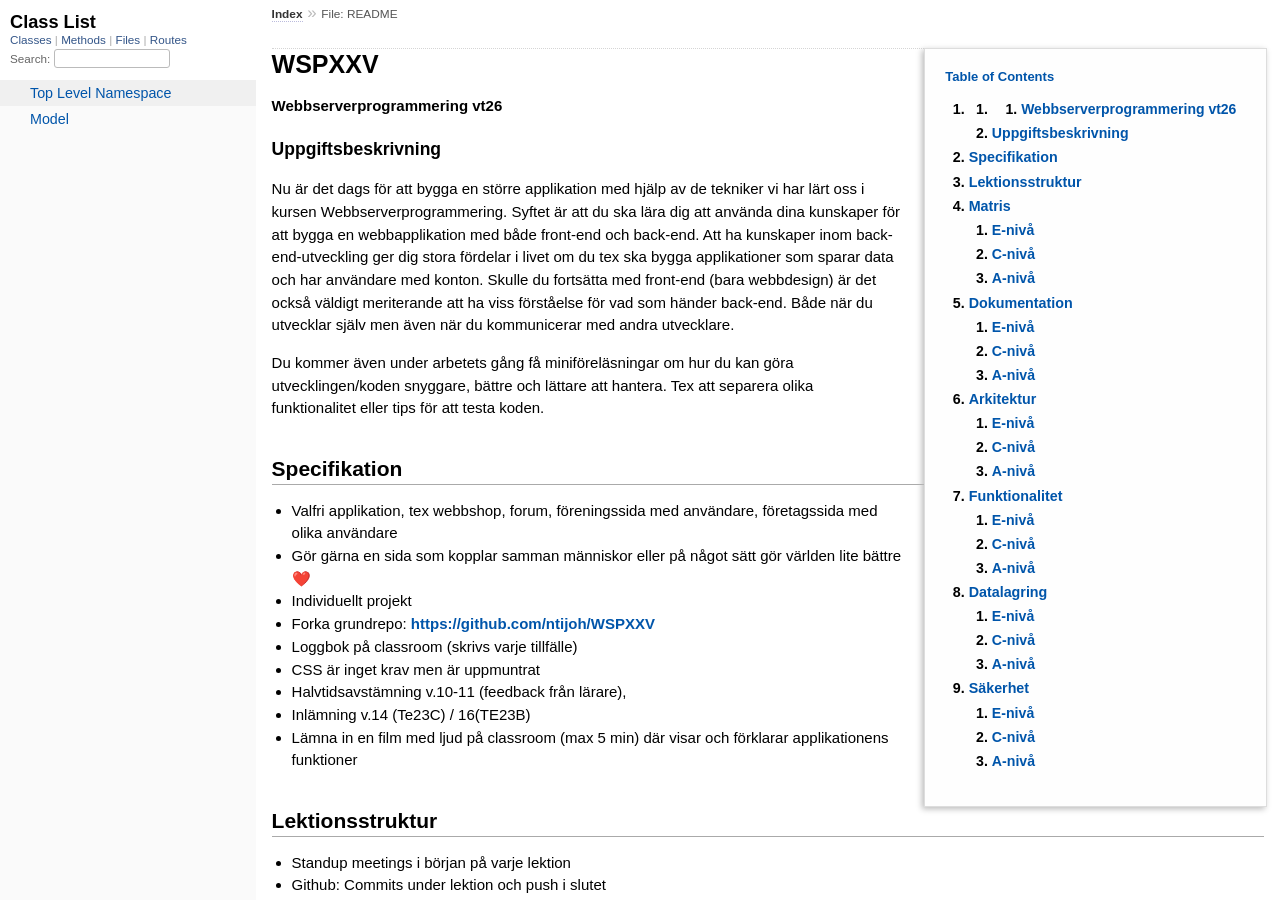
<file: doc/index.html>
<!DOCTYPE html>
<html>
  <head>
    <meta charset="UTF-8">
<meta name="viewport" content="width=device-width, initial-scale=1.0">
<title>
  File: README
  
    &mdash; Documentation by YARD 0.9.43
  
</title>

  <link rel="stylesheet" href="css/style.css" type="text/css">

  <link rel="stylesheet" href="css/common.css" type="text/css">

<script type="text/javascript">
  pathId = "README";
  relpath = '';
</script>


  <script type="text/javascript" charset="utf-8" src="js/jquery.js"></script>

  <script type="text/javascript" charset="utf-8" src="js/app.js"></script>

  <script type="text/javascript" charset="utf-8" src="js/custom.js"></script>


  </head>
  <body>
    <div id="main_progress" aria-hidden="true"></div>

    <div class="nav_wrap">
      <iframe id="nav" src="class_list.html?1"></iframe>
      <div id="resizer"></div>
    </div>

    <div id="main" tabindex="-1">
      <div id="header">
        <div id="menu">
  
    <a href="_index.html">Index</a> &raquo; 
    <span class="title">File: README</span>
  
</div>

        <div id="search">
  
    <a class="full_list_link" id="class_list_link"
        href="class_list.html">

        <svg width="24" height="24">
          <rect x="0" y="4" width="24" height="4" rx="1" ry="1"></rect>
          <rect x="0" y="12" width="24" height="4" rx="1" ry="1"></rect>
          <rect x="0" y="20" width="24" height="4" rx="1" ry="1"></rect>
        </svg>
    </a>
  
</div>
        <div class="clear"></div>
      </div>

      <div id="content"><div id='filecontents'><h1 id="WSPXXV">WSPXXV</h1>
<h4 id="Webbserverprogrammering_vt26">Webbserverprogrammering vt26</h4>
<h3 id="Uppgiftsbeskrivning">Uppgiftsbeskrivning</h3>
<p>Nu är det dags för att bygga en större applikation med hjälp av de tekniker vi har lärt oss i kursen Webbserverprogrammering. Syftet är att du ska lära dig att använda dina kunskaper för att bygga en webbapplikation med både front-end och back-end. Att ha kunskaper inom back-end-utveckling ger dig stora fördelar i livet om du tex ska bygga applikationer som sparar data och har användare med konton. Skulle du fortsätta med front-end (bara webbdesign) är det också väldigt meriterande att ha viss förståelse för vad som händer back-end. Både när du utvecklar själv men även när du kommunicerar med andra utvecklare.</p>
<p>Du kommer även under arbetets gång få miniföreläsningar om hur du kan göra utvecklingen/koden snyggare, bättre och lättare att hantera. Tex att separera olika funktionalitet eller tips för att testa koden.</p>
<h2 id="Specifikation">Specifikation</h2>
<ul>
<li>Valfri applikation, tex webbshop, forum, föreningssida med användare, företagssida med olika användare</li>
<li>Gör gärna en sida som kopplar samman människor eller på något sätt gör världen lite bättre ❤️</li>
<li>Individuellt projekt</li>
<li>Forka grundrepo: <a href="https://github.com/ntijoh/WSPXXV">https://github.com/ntijoh/WSPXXV</a></li>
<li>Loggbok på classroom (skrivs varje tillfälle)</li>
<li>CSS är inget krav men är uppmuntrat</li>
<li>Halvtidsavstämning v.10-11 (feedback från lärare),</li>
<li>Inlämning v.14 (Te23C) / 16(TE23B)</li>
<li>Lämna in en film med ljud på classroom (max 5 min) där visar och förklarar applikationens funktioner</li>
</ul>
<h2 id="Lektionsstruktur">Lektionsstruktur</h2>
<ul>
<li>Standup meetings i början på varje lektion</li>
<li>Github: Commits under lektion och push i slutet</li>
<li>Eleven lägger inlägg i utvecklingsdagboken (classroom) i slutet av lektion</li>
<li>Vissa lektioner kommer läraren att ha en kort genomgång (gg) om lite mer avancerade saker (C/A) som man kan och bör addera till sitt projekt,</li>
</ul>
<h2 id="Matris">Matris</h2>
<table>
<thead>
<tr>
<th>Aspekt</th>
<th>E</th>
<th>C</th>
<th>A</th>
</tr>
</thead>
<tbody>
<tr>
<td>Dokumentation</td>
<td>Tillsammans med läraren dokumenterar du <strong>översiktligt</strong> din applikations funktionalitet, utvecklingsprocess och säkerhet och använder <strong>med viss säkerhet <em>enkel</em></strong> terminologi.</td>
<td>Med läraren som bollplank dokumenterar du <strong>utförligt</strong> din applikations funktionalitet, utvecklingsprocess och säkerhet och använder <strong>med viss säkerhet</strong> <em><strong>korrekt</strong></em> terminologi.</td>
<td>Med läraren som bollplank dokumenterar du <strong>utförligt  och nyanserat</strong> din applikations funktionalitet, utvecklingsprocess och säkerhet och <strong>använder med säkerhet <em>korrekt</em></strong> terminologi.</td>
</tr>
<tr>
<td>Arkitektur</td>
<td>Tillsammans med läraren utvecklar du en applikation där koden har en <strong>enkel</strong> kodstruktur.</td>
<td>Med läraren som bollplank utvecklar du en applikation där koden har en <strong>god</strong> kodstruktur.</td>
<td>Med läraren som bollplank utvecklar du en applikation där koden <strong>följer MVC</strong> och <strong>följer en given kodstandard.</strong></td>
</tr>
<tr>
<td>Funktionalitet</td>
<td>Tillsammans med läraren  utvecklar du en applikation med <strong>enkel</strong> funktionalitet.</td>
<td>Med läraren som bollplank utvecklar du en applikation med <strong>inloggningssystem</strong> och <strong>tillfredsställande</strong> funktionalitet.</td>
<td>Med läraren som bollplank utvecklar du en applikation med ett <strong>inloggningssystem</strong> och <strong>komplex</strong> funktionalitet.</td>
</tr>
<tr>
<td>Datalagring</td>
<td>Tillsammans med läraren  utvecklar du en applikation som använder en <strong>enkel</strong> lösning för att spara data mellan sidvisningar.</td>
<td>Med läraren som bollplank utvecklar du en applikation som använder en e<strong>nkel databaslösning</strong> för att spara data mellan sidvisningar.</td>
<td>Med läraren som bollplank utvecklar du en applikation som använder en <strong>komplex databaslösning</strong> för att spara data mellan sidvisningar.</td>
</tr>
<tr>
<td>Säkerhet</td>
<td>Tillsammans med läraren vidtar du <strong>enkla</strong> åtgärder för att förhindra att applikationen utnyttjas.</td>
<td>Med läraren som bollplank vidtar du <strong>lite mer avancerade</strong> åtgärder för att förhindra att applikationen utnyttjas.</td>
<td>Med läraren som bollplank vidtar du <strong>avancerade</strong> åtgärder för att förhindra att applikationen utnyttjas.</td>
</tr>
</tbody>
</table>
<h3 id="E_niv_">E-nivå</h3>
<p>Gemensamt för samtliga aspekter på E-nivå är en brist på självständighet. Detta innebär att den efterfågade funktionaliteten i aspekterna nedan kan till viss del tagits fram tillsammans med läraren.</p>
<h3 id="C_niv_">C-nivå</h3>
<p>Gemensamt för samtliga aspekter på C-nivå är större grad av självständighet än på E-nivå.</p>
<h3 id="A_niv_">A-nivå</h3>
<p>Gemensamt för samtliga aspekter på A-nivå är en större grad av självständighet än på E-nivå.</p>
<h2 id="Dokumentation">Dokumentation</h2>
<table>
<thead>
<tr>
<th>E</th>
<th>C</th>
<th>A</th>
</tr>
</thead>
<tbody>
<tr>
<td>Tillsammans med läraren dokumenterar du <strong>översiktligt</strong> din applikations funktionalitet, utvecklingsprocess och säkerhet och använder <strong>med viss säkerhet *enkel*</strong> terminologi.</td>
<td>Med läraren som bollplank dokumenterar du <strong>utförligt</strong> din applikations funktionalitet, utvecklingsprocess och säkerhet och använder <strong>med viss säkerhet</strong> *<strong>korrekt*</strong> terminologi.</td>
<td>Med läraren som bollplank dokumenterar du <strong>utförligt  och nyanserat</strong> din applikations funktionalitet, utvecklingsprocess och säkerhet och <strong>använder med säkerhet *korrekt*</strong> terminologi.</td>
</tr>
</tbody>
</table>
<h3 id="E_niv_">E-nivå</h3>
<p>Eleven har en enkel beskrivning över applikationens funktionalitet (en enkel domänbeskrivning) och ett enkelt er-diagram. Eleven har svårt för begrepp som t.ex <em>route</em>, <em>resurs</em>, <em>vy</em>, <em>entitet</em>. Eleven commitar/pushar sin kod till Github varje vecka. Vid lektionens slut sammanfattar eleven enkelt dagens arbete i text och bild i sitt dokument på classroom.</p>
<h3 id="C_niv_">C-nivå</h3>
<p>Eleven har utförlig domänbeskrivning som beskriver olika användares behörigheter, och ett korrekt er-diagram. Eleven har svårt för mer avancerade begrepp som <em>RESTFUL</em> och <em>kardinalitet</em>. Vid lektionens slut sammanfattar eleven dagens arbete i text och bild i sitt dokument på classroom.</p>
<h3 id="A_niv_">A-nivå</h3>
<p>Eleven har domänbeskrivning likt C-nivå, och använder obehinrdat de flesta begrepp. Applikationens routes är även dokumenterade enligt tex Yardoc. Vid lektionens slut sammanfattar eleven detaljerat dagens arbete i text och bild i sitt dokument på classroom.</p>
<h2 id="Arkitektur">Arkitektur</h2>
<table>
<thead>
<tr>
<th>E</th>
<th>C</th>
<th>A</th>
</tr>
</thead>
<tbody>
<tr>
<td>Tillsammans med läraren utvecklar du en applikation där koden har en <strong>enkel</strong> kodstruktur.</td>
<td>Med läraren som bollplank utvecklar du en applikation där koden har en <strong>god</strong> kodstruktur.</td>
<td>Med läraren som bollplank utvecklar du en applikation där koden <strong>följer MVC</strong> och <strong>följer en given kodstandard.</strong></td>
</tr>
</tbody>
</table>
<h3 id="E_niv_">E-nivå</h3>
<p>Eleven har i stort sett all logik i <code>app.rb</code>,.</p>
<p>Eleven kan upprepa logik som t.ex databasuppkopplingar och valideringar i flera routes snarare än använda <code>before-block</code>.</p>
<p>Elevens vyer/routes följer ingen tydlig namngivning</p>
<h3 id="C_niv_">C-nivå</h3>
<p>Eleven har god separation av olika sorters logik.</p>
<p>Eleven har t.ex helper-funktioner för db-uppkoppling, använder before-block och har en någotsånär DRY-kod.</p>
<p>Eleven följer någotsånär REST och har en tydlig namngivning av vyer/routes.</p>
<h3 id="A_niv_">A-nivå</h3>
<p>Eleven följer MVC. I controllerns finns ingen SQL-kod istället är funktionaliteten utflyttad till modellfiler.</p>
<p>Eleven följer REST fullt ut.</p>
<h2 id="Funktionalitet">Funktionalitet</h2>
<table>
<thead>
<tr>
<th>E</th>
<th>C</th>
<th>A</th>
</tr>
</thead>
<tbody>
<tr>
<td>Tillsammans med läraren  utvecklar du en applikation med <strong>enkel</strong> funktionalitet.</td>
<td>Med läraren som bollplank utvecklar du en applikation med <strong>inloggningssystem</strong> och <strong>tillfredsställande</strong> funktionalitet.</td>
<td>Med läraren som bollplank utvecklar du en applikation med ett <strong>inloggningssystem</strong> och <strong>komplex</strong> funktionalitet.</td>
</tr>
</tbody>
</table>
<h3 id="E_niv_">E-nivå</h3>
<p>Applikationen erbjuder ett enkelt CRUD-gränssnitt (åtminstone Create/Show/Delete) för någon resurs.</p>
<h3 id="C_niv_">C-nivå</h3>
<p>Applikationen erbjuder ett enkelt CRUD-gränssnitt för några resurser, varav minst en har en association/relation till en annan resurs.</p>
<p>Appliktionen har ett inloggninssystem, och det finns skillnad på vad man kan göra beroende på om man är inloggad eller ej.</p>
<h3 id="A_niv_">A-nivå</h3>
<p>Applikationen erbjuder ett CRUD-gränssnit för flera resurser, där flera har associationer/relationer till varandra. Vid uppdatering och borttagning av relaterade resurser förändras även kopplade resurser där så är nödvändigt (t.ex genom <code>ON DELETE CASCADE</code>-liknande funktinalitet).</p>
<p>Inloggningssystemet skiljer på vad oinloggade och inloggade användare kan göra, och implementerar ett enkelt behörighetssystem (t.ex guest-user, standard-user, admin).</p>
<p>Eleven använder automatiserade tester (cypress) för att testa någon funktionalitet i applikationen.</p>
<h2 id="Datalagring">Datalagring</h2>
<table>
<thead>
<tr>
<th>E</th>
<th>C</th>
<th>A</th>
</tr>
</thead>
<tbody>
<tr>
<td>Tillsammans med läraren  utvecklar du en applikation som använder en <strong>enkel</strong> lösning för att spara data mellan sidvisningar.</td>
<td>Med läraren som bollplank utvecklar du en applikation som använder en e<strong>nkel databaslösning</strong> för att spara data mellan sidvisningar.</td>
<td>Med läraren som bollplank utvecklar du en applikation som använder en <strong>komplex databaslösning</strong> för att spara data mellan sidvisningar.</td>
</tr>
</tbody>
</table>
<h3 id="E_niv_">E-nivå</h3>
<p>Eleven har en databas med minst en, korrekt formaterad, tabell (eller eventuellt, i nödfall, enbart sessioner)</p>
<h3 id="C_niv_">C-nivå</h3>
<p>Eleven har en databas med flera tabeller, varav minst två har relationer med varandra</p>
<h3 id="A_niv_">A-nivå</h3>
<p>Eleven har en databas med flera tabeller. Det finns minst en många-till-många-relation (mha en relationstabell). Eleven använder JOINs på minst 1 SQL-fråga.</p>
<h2 id="S_kerhet">Säkerhet</h2>
<table>
<thead>
<tr>
<th>E</th>
<th>C</th>
<th>A</th>
</tr>
</thead>
<tbody>
<tr>
<td>Tillsammans med läraren vidtar du <strong>enkla</strong> åtgärder för att förhindra att applikationen utnyttjas.</td>
<td>Med läraren som bollplank vidtar du <strong>lite mer avancerade</strong> åtgärder för att förhindra att applikationen utnyttjas.</td>
<td>Med läraren som bollplank vidtar du <strong>avancerade</strong> åtgärder för att förhindra att applikationen utnyttjas.</td>
</tr>
</tbody>
</table>
<h3 id="E_niv_">E-nivå</h3>
<p>Om eleven har ett inloggningssystem kontrollerar hen användarnamn/lösenord (eventuellt hårdkodade).</p>
<p>Om eleven har ett inloggningssystem kontrollerar hen åtminstone någon get-route.</p>
<h3 id="C_niv_">C-nivå</h3>
<p>Eleven har ett inloggningssystem, med hashade lösenord i databasen. Eleven säkrar upp routes (både <code>get</code> och <code>post</code> (både inloggning och att användaren &quot;äger&quot; resursen)</p>
<p>Eleven validerar och escapar användarinput</p>
<h3 id="A_niv_">A-nivå</h3>
<p>Eleven har ett inloggninssystem med hashade lösenord i databasen. Eleven säkrar upp routes och implementerar t.ex logging kring inloggningsförsök och cool-down eller liknande vid hackningsförsök. Eventuellt implementerar eleven &quot;strong params&quot; mha black/whitelist (valbart).
Eleven kan även använda sig av Sinatras CSRF-funktionalitet(valbart).</p></div></div>

      <div id="footer">
  Generated on Tue May 12 19:13:17 2026 by
  <a href="https://yardoc.org" title="Yay! A Ruby Documentation Tool" target="_parent">yard</a>
  0.9.43 (ruby-3.3.8).
</div>

    </div>
  </body>
</html>
</file>
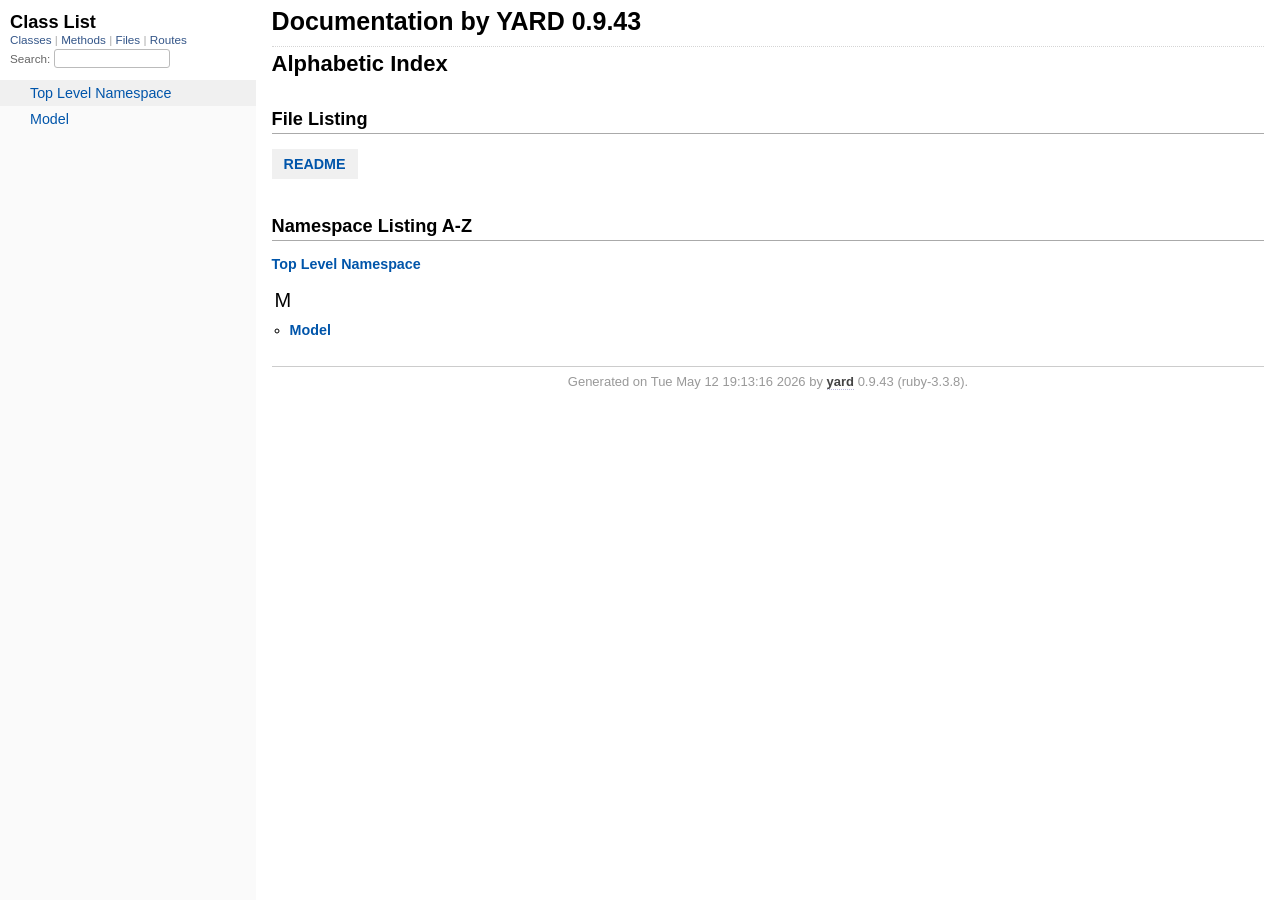
<file: doc/_index.html>
<!DOCTYPE html>
<html>
  <head>
    <meta charset="utf-8">
<meta name="viewport" content="width=device-width, initial-scale=1.0">
<title>
  Documentation by YARD 0.9.43
  
</title>

  <link rel="stylesheet" href="css/style.css" type="text/css">

  <link rel="stylesheet" href="css/common.css" type="text/css">

<script type="text/javascript">
  pathId = null;
  relpath = '';
</script>


  <script type="text/javascript" charset="utf-8" src="js/jquery.js"></script>

  <script type="text/javascript" charset="utf-8" src="js/app.js"></script>

  <script type="text/javascript" charset="utf-8" src="js/custom.js"></script>


  </head>
  <body>
    <div id="main_progress" aria-hidden="true"></div>

    <div class="nav_wrap">
      <iframe id="nav" src="class_list.html?1"></iframe>
      <div id="resizer"></div>
    </div>

    <div id="main" tabindex="-1">
      <div id="header">
        <div id="menu">
  
</div>

        <div id="search">
  
    <a class="full_list_link" id="class_list_link"
        href="class_list.html">

        <svg width="24" height="24">
          <rect x="0" y="4" width="24" height="4" rx="1" ry="1"></rect>
          <rect x="0" y="12" width="24" height="4" rx="1" ry="1"></rect>
          <rect x="0" y="20" width="24" height="4" rx="1" ry="1"></rect>
        </svg>
    </a>
  
</div>
        <div class="clear"></div>
      </div>

      <div id="content"><h1 class="noborder title">Documentation by YARD 0.9.43</h1>
<div id="listing">
  <h1 class="alphaindex">Alphabetic Index</h1>
  
  <h2>File Listing</h2>
  <ul id="files" class="index_inline_list">
  
  
    <li class="r1"><a href="index.html" title="README">README</a></li>
    
  
  </ul>

<div class="clear"></div>
<h2>Namespace Listing A-Z</h2>


  <ul class="toplevel"><li><span class='object_link'><a href="top-level-namespace.html" title="Top Level Namespace (root)">Top Level Namespace</a></span></li></ul>



<table>
  <tr>
    <td valign='top' width="33%">
      
        
        <ul id="alpha_M" class="alpha">
          <li class="letter">M</li>
          <ul>
            
              <li>
                <span class='object_link'><a href="Model.html" title="Model (module)">Model</a></span>
                
              </li>
            
          </ul>
        </ul>
      
    </td>
  </tr>
</table>

</div>

</div>

      <div id="footer">
  Generated on Tue May 12 19:13:16 2026 by
  <a href="https://yardoc.org" title="Yay! A Ruby Documentation Tool" target="_parent">yard</a>
  0.9.43 (ruby-3.3.8).
</div>

    </div>
  </body>
</html>
</file>
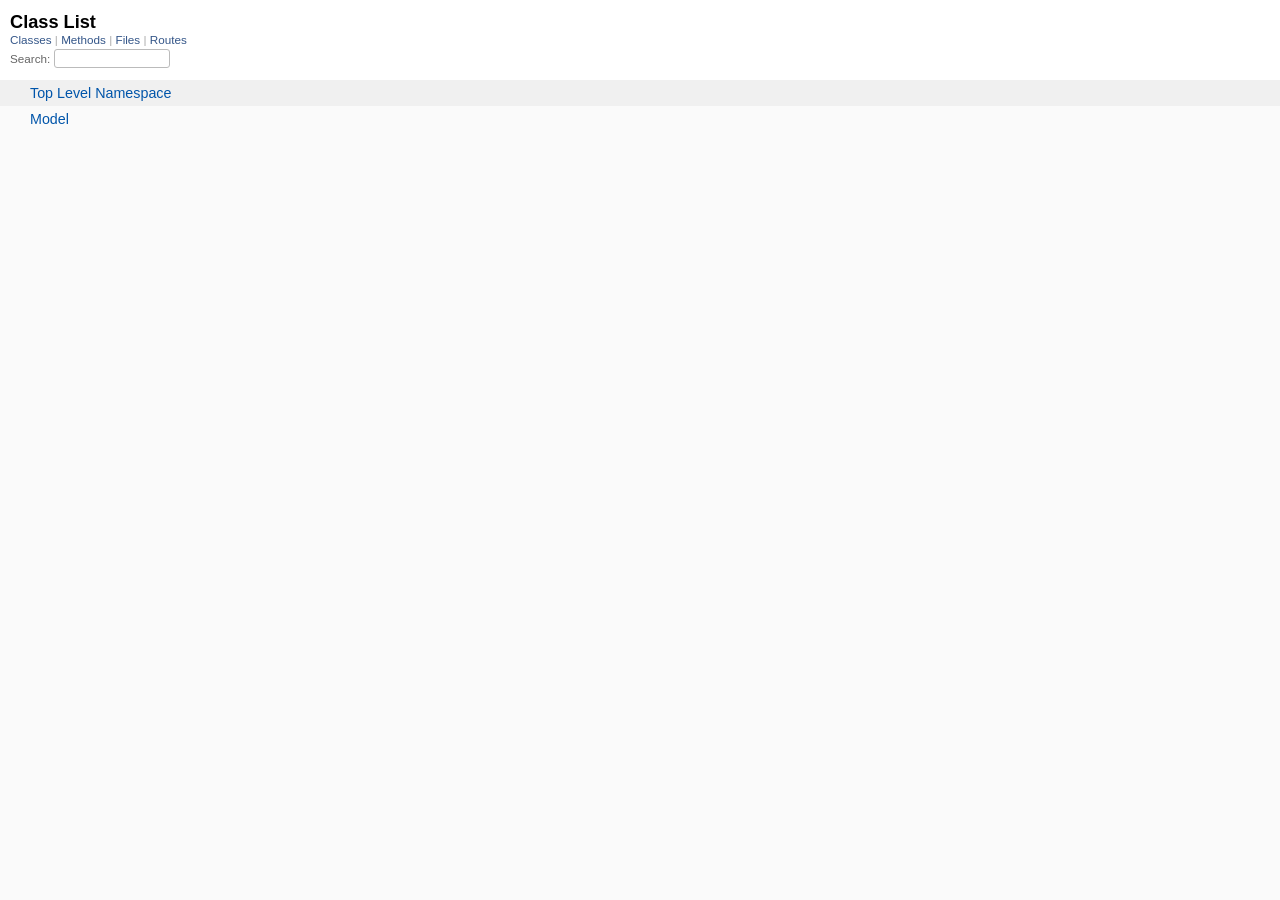
<file: doc/class_list.html>
<!DOCTYPE html>
<html >
  <head>
    <meta name="viewport" content="width=device-width, initial-scale=1.0">
    <meta charset="utf-8">
    
      <link rel="stylesheet" href="css/full_list.css" type="text/css" media="screen">
    
      <link rel="stylesheet" href="css/common.css" type="text/css" media="screen">
    

    
      <script type="text/javascript" charset="utf-8" src="js/jquery.js"></script>
    
      <script type="text/javascript" charset="utf-8" src="js/full_list.js"></script>
    

    <title>Class List</title>
    <base id="base_target" target="_parent">
  </head>
  <body>
    <div id="content">
      <div class="fixed_header">
        <h1 id="full_list_header">Class List</h1>
        <div id="full_list_nav">
          
            <span><a target="_self" href="class_list.html">
              Classes
            </a></span>
          
            <span><a target="_self" href="method_list.html">
              Methods
            </a></span>
          
            <span><a target="_self" href="file_list.html">
              Files
            </a></span>
          
            <span><a target="_self" href="route_list.html">
              Routes
            </a></span>
          
        </div>

        <div id="search">
          <label for="search-class">Search:</label>
          <input id="search-class" type="text">
        </div>
      </div>

      <ul id="full_list" class="class">
        <li id="object_" class="odd"><div class="item" style="padding-left:30px"><span class='object_link'><a href="top-level-namespace.html" title="Top Level Namespace (root)">Top Level Namespace</a></span></div></li>
<li id='object_Model' class='even'><div class='item' style='padding-left:30px'><span class='object_link'><a href="Model.html" title="Model (module)">Model</a></span><small class='search_info'>Top Level Namespace</small></div></li>

      </ul>
    </div>
  </body>
</html>
</file>
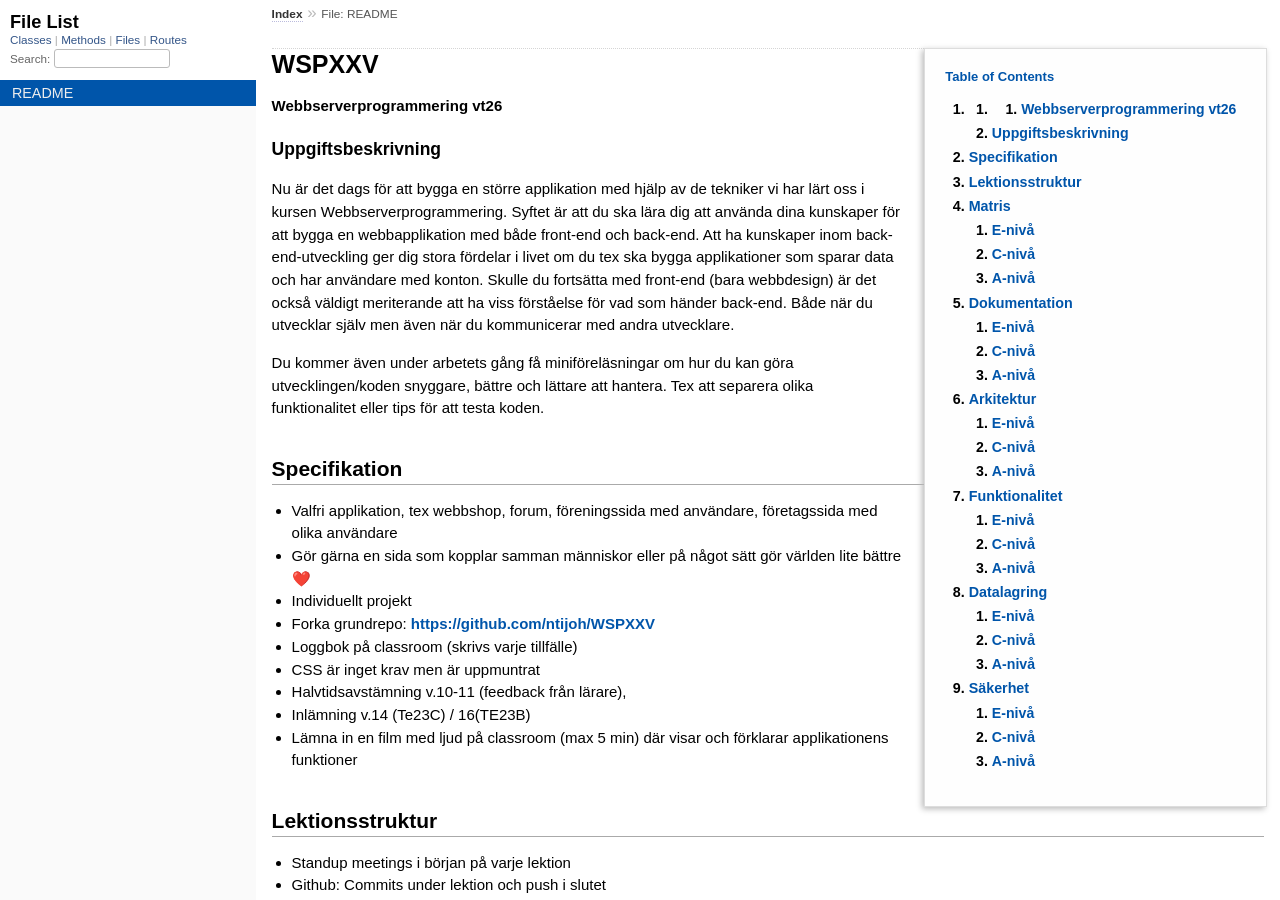
<file: doc/file.README.html>
<!DOCTYPE html>
<html>
  <head>
    <meta charset="UTF-8">
<meta name="viewport" content="width=device-width, initial-scale=1.0">
<title>
  File: README
  
    &mdash; Documentation by YARD 0.9.43
  
</title>

  <link rel="stylesheet" href="css/style.css" type="text/css">

  <link rel="stylesheet" href="css/common.css" type="text/css">

<script type="text/javascript">
  pathId = "README";
  relpath = '';
</script>


  <script type="text/javascript" charset="utf-8" src="js/jquery.js"></script>

  <script type="text/javascript" charset="utf-8" src="js/app.js"></script>

  <script type="text/javascript" charset="utf-8" src="js/custom.js"></script>


  </head>
  <body>
    <div id="main_progress" aria-hidden="true"></div>

    <div class="nav_wrap">
      <iframe id="nav" src="file_list.html?1"></iframe>
      <div id="resizer"></div>
    </div>

    <div id="main" tabindex="-1">
      <div id="header">
        <div id="menu">
  
    <a href="_index.html">Index</a> &raquo; 
    <span class="title">File: README</span>
  
</div>

        <div id="search">
  
    <a class="full_list_link" id="class_list_link"
        href="class_list.html">

        <svg width="24" height="24">
          <rect x="0" y="4" width="24" height="4" rx="1" ry="1"></rect>
          <rect x="0" y="12" width="24" height="4" rx="1" ry="1"></rect>
          <rect x="0" y="20" width="24" height="4" rx="1" ry="1"></rect>
        </svg>
    </a>
  
</div>
        <div class="clear"></div>
      </div>

      <div id="content"><div id='filecontents'><h1 id="WSPXXV">WSPXXV</h1>
<h4 id="Webbserverprogrammering_vt26">Webbserverprogrammering vt26</h4>
<h3 id="Uppgiftsbeskrivning">Uppgiftsbeskrivning</h3>
<p>Nu är det dags för att bygga en större applikation med hjälp av de tekniker vi har lärt oss i kursen Webbserverprogrammering. Syftet är att du ska lära dig att använda dina kunskaper för att bygga en webbapplikation med både front-end och back-end. Att ha kunskaper inom back-end-utveckling ger dig stora fördelar i livet om du tex ska bygga applikationer som sparar data och har användare med konton. Skulle du fortsätta med front-end (bara webbdesign) är det också väldigt meriterande att ha viss förståelse för vad som händer back-end. Både när du utvecklar själv men även när du kommunicerar med andra utvecklare.</p>
<p>Du kommer även under arbetets gång få miniföreläsningar om hur du kan göra utvecklingen/koden snyggare, bättre och lättare att hantera. Tex att separera olika funktionalitet eller tips för att testa koden.</p>
<h2 id="Specifikation">Specifikation</h2>
<ul>
<li>Valfri applikation, tex webbshop, forum, föreningssida med användare, företagssida med olika användare</li>
<li>Gör gärna en sida som kopplar samman människor eller på något sätt gör världen lite bättre ❤️</li>
<li>Individuellt projekt</li>
<li>Forka grundrepo: <a href="https://github.com/ntijoh/WSPXXV">https://github.com/ntijoh/WSPXXV</a></li>
<li>Loggbok på classroom (skrivs varje tillfälle)</li>
<li>CSS är inget krav men är uppmuntrat</li>
<li>Halvtidsavstämning v.10-11 (feedback från lärare),</li>
<li>Inlämning v.14 (Te23C) / 16(TE23B)</li>
<li>Lämna in en film med ljud på classroom (max 5 min) där visar och förklarar applikationens funktioner</li>
</ul>
<h2 id="Lektionsstruktur">Lektionsstruktur</h2>
<ul>
<li>Standup meetings i början på varje lektion</li>
<li>Github: Commits under lektion och push i slutet</li>
<li>Eleven lägger inlägg i utvecklingsdagboken (classroom) i slutet av lektion</li>
<li>Vissa lektioner kommer läraren att ha en kort genomgång (gg) om lite mer avancerade saker (C/A) som man kan och bör addera till sitt projekt,</li>
</ul>
<h2 id="Matris">Matris</h2>
<table>
<thead>
<tr>
<th>Aspekt</th>
<th>E</th>
<th>C</th>
<th>A</th>
</tr>
</thead>
<tbody>
<tr>
<td>Dokumentation</td>
<td>Tillsammans med läraren dokumenterar du <strong>översiktligt</strong> din applikations funktionalitet, utvecklingsprocess och säkerhet och använder <strong>med viss säkerhet <em>enkel</em></strong> terminologi.</td>
<td>Med läraren som bollplank dokumenterar du <strong>utförligt</strong> din applikations funktionalitet, utvecklingsprocess och säkerhet och använder <strong>med viss säkerhet</strong> <em><strong>korrekt</strong></em> terminologi.</td>
<td>Med läraren som bollplank dokumenterar du <strong>utförligt  och nyanserat</strong> din applikations funktionalitet, utvecklingsprocess och säkerhet och <strong>använder med säkerhet <em>korrekt</em></strong> terminologi.</td>
</tr>
<tr>
<td>Arkitektur</td>
<td>Tillsammans med läraren utvecklar du en applikation där koden har en <strong>enkel</strong> kodstruktur.</td>
<td>Med läraren som bollplank utvecklar du en applikation där koden har en <strong>god</strong> kodstruktur.</td>
<td>Med läraren som bollplank utvecklar du en applikation där koden <strong>följer MVC</strong> och <strong>följer en given kodstandard.</strong></td>
</tr>
<tr>
<td>Funktionalitet</td>
<td>Tillsammans med läraren  utvecklar du en applikation med <strong>enkel</strong> funktionalitet.</td>
<td>Med läraren som bollplank utvecklar du en applikation med <strong>inloggningssystem</strong> och <strong>tillfredsställande</strong> funktionalitet.</td>
<td>Med läraren som bollplank utvecklar du en applikation med ett <strong>inloggningssystem</strong> och <strong>komplex</strong> funktionalitet.</td>
</tr>
<tr>
<td>Datalagring</td>
<td>Tillsammans med läraren  utvecklar du en applikation som använder en <strong>enkel</strong> lösning för att spara data mellan sidvisningar.</td>
<td>Med läraren som bollplank utvecklar du en applikation som använder en e<strong>nkel databaslösning</strong> för att spara data mellan sidvisningar.</td>
<td>Med läraren som bollplank utvecklar du en applikation som använder en <strong>komplex databaslösning</strong> för att spara data mellan sidvisningar.</td>
</tr>
<tr>
<td>Säkerhet</td>
<td>Tillsammans med läraren vidtar du <strong>enkla</strong> åtgärder för att förhindra att applikationen utnyttjas.</td>
<td>Med läraren som bollplank vidtar du <strong>lite mer avancerade</strong> åtgärder för att förhindra att applikationen utnyttjas.</td>
<td>Med läraren som bollplank vidtar du <strong>avancerade</strong> åtgärder för att förhindra att applikationen utnyttjas.</td>
</tr>
</tbody>
</table>
<h3 id="E_niv_">E-nivå</h3>
<p>Gemensamt för samtliga aspekter på E-nivå är en brist på självständighet. Detta innebär att den efterfågade funktionaliteten i aspekterna nedan kan till viss del tagits fram tillsammans med läraren.</p>
<h3 id="C_niv_">C-nivå</h3>
<p>Gemensamt för samtliga aspekter på C-nivå är större grad av självständighet än på E-nivå.</p>
<h3 id="A_niv_">A-nivå</h3>
<p>Gemensamt för samtliga aspekter på A-nivå är en större grad av självständighet än på E-nivå.</p>
<h2 id="Dokumentation">Dokumentation</h2>
<table>
<thead>
<tr>
<th>E</th>
<th>C</th>
<th>A</th>
</tr>
</thead>
<tbody>
<tr>
<td>Tillsammans med läraren dokumenterar du <strong>översiktligt</strong> din applikations funktionalitet, utvecklingsprocess och säkerhet och använder <strong>med viss säkerhet *enkel*</strong> terminologi.</td>
<td>Med läraren som bollplank dokumenterar du <strong>utförligt</strong> din applikations funktionalitet, utvecklingsprocess och säkerhet och använder <strong>med viss säkerhet</strong> *<strong>korrekt*</strong> terminologi.</td>
<td>Med läraren som bollplank dokumenterar du <strong>utförligt  och nyanserat</strong> din applikations funktionalitet, utvecklingsprocess och säkerhet och <strong>använder med säkerhet *korrekt*</strong> terminologi.</td>
</tr>
</tbody>
</table>
<h3 id="E_niv_">E-nivå</h3>
<p>Eleven har en enkel beskrivning över applikationens funktionalitet (en enkel domänbeskrivning) och ett enkelt er-diagram. Eleven har svårt för begrepp som t.ex <em>route</em>, <em>resurs</em>, <em>vy</em>, <em>entitet</em>. Eleven commitar/pushar sin kod till Github varje vecka. Vid lektionens slut sammanfattar eleven enkelt dagens arbete i text och bild i sitt dokument på classroom.</p>
<h3 id="C_niv_">C-nivå</h3>
<p>Eleven har utförlig domänbeskrivning som beskriver olika användares behörigheter, och ett korrekt er-diagram. Eleven har svårt för mer avancerade begrepp som <em>RESTFUL</em> och <em>kardinalitet</em>. Vid lektionens slut sammanfattar eleven dagens arbete i text och bild i sitt dokument på classroom.</p>
<h3 id="A_niv_">A-nivå</h3>
<p>Eleven har domänbeskrivning likt C-nivå, och använder obehinrdat de flesta begrepp. Applikationens routes är även dokumenterade enligt tex Yardoc. Vid lektionens slut sammanfattar eleven detaljerat dagens arbete i text och bild i sitt dokument på classroom.</p>
<h2 id="Arkitektur">Arkitektur</h2>
<table>
<thead>
<tr>
<th>E</th>
<th>C</th>
<th>A</th>
</tr>
</thead>
<tbody>
<tr>
<td>Tillsammans med läraren utvecklar du en applikation där koden har en <strong>enkel</strong> kodstruktur.</td>
<td>Med läraren som bollplank utvecklar du en applikation där koden har en <strong>god</strong> kodstruktur.</td>
<td>Med läraren som bollplank utvecklar du en applikation där koden <strong>följer MVC</strong> och <strong>följer en given kodstandard.</strong></td>
</tr>
</tbody>
</table>
<h3 id="E_niv_">E-nivå</h3>
<p>Eleven har i stort sett all logik i <code>app.rb</code>,.</p>
<p>Eleven kan upprepa logik som t.ex databasuppkopplingar och valideringar i flera routes snarare än använda <code>before-block</code>.</p>
<p>Elevens vyer/routes följer ingen tydlig namngivning</p>
<h3 id="C_niv_">C-nivå</h3>
<p>Eleven har god separation av olika sorters logik.</p>
<p>Eleven har t.ex helper-funktioner för db-uppkoppling, använder before-block och har en någotsånär DRY-kod.</p>
<p>Eleven följer någotsånär REST och har en tydlig namngivning av vyer/routes.</p>
<h3 id="A_niv_">A-nivå</h3>
<p>Eleven följer MVC. I controllerns finns ingen SQL-kod istället är funktionaliteten utflyttad till modellfiler.</p>
<p>Eleven följer REST fullt ut.</p>
<h2 id="Funktionalitet">Funktionalitet</h2>
<table>
<thead>
<tr>
<th>E</th>
<th>C</th>
<th>A</th>
</tr>
</thead>
<tbody>
<tr>
<td>Tillsammans med läraren  utvecklar du en applikation med <strong>enkel</strong> funktionalitet.</td>
<td>Med läraren som bollplank utvecklar du en applikation med <strong>inloggningssystem</strong> och <strong>tillfredsställande</strong> funktionalitet.</td>
<td>Med läraren som bollplank utvecklar du en applikation med ett <strong>inloggningssystem</strong> och <strong>komplex</strong> funktionalitet.</td>
</tr>
</tbody>
</table>
<h3 id="E_niv_">E-nivå</h3>
<p>Applikationen erbjuder ett enkelt CRUD-gränssnitt (åtminstone Create/Show/Delete) för någon resurs.</p>
<h3 id="C_niv_">C-nivå</h3>
<p>Applikationen erbjuder ett enkelt CRUD-gränssnitt för några resurser, varav minst en har en association/relation till en annan resurs.</p>
<p>Appliktionen har ett inloggninssystem, och det finns skillnad på vad man kan göra beroende på om man är inloggad eller ej.</p>
<h3 id="A_niv_">A-nivå</h3>
<p>Applikationen erbjuder ett CRUD-gränssnit för flera resurser, där flera har associationer/relationer till varandra. Vid uppdatering och borttagning av relaterade resurser förändras även kopplade resurser där så är nödvändigt (t.ex genom <code>ON DELETE CASCADE</code>-liknande funktinalitet).</p>
<p>Inloggningssystemet skiljer på vad oinloggade och inloggade användare kan göra, och implementerar ett enkelt behörighetssystem (t.ex guest-user, standard-user, admin).</p>
<p>Eleven använder automatiserade tester (cypress) för att testa någon funktionalitet i applikationen.</p>
<h2 id="Datalagring">Datalagring</h2>
<table>
<thead>
<tr>
<th>E</th>
<th>C</th>
<th>A</th>
</tr>
</thead>
<tbody>
<tr>
<td>Tillsammans med läraren  utvecklar du en applikation som använder en <strong>enkel</strong> lösning för att spara data mellan sidvisningar.</td>
<td>Med läraren som bollplank utvecklar du en applikation som använder en e<strong>nkel databaslösning</strong> för att spara data mellan sidvisningar.</td>
<td>Med läraren som bollplank utvecklar du en applikation som använder en <strong>komplex databaslösning</strong> för att spara data mellan sidvisningar.</td>
</tr>
</tbody>
</table>
<h3 id="E_niv_">E-nivå</h3>
<p>Eleven har en databas med minst en, korrekt formaterad, tabell (eller eventuellt, i nödfall, enbart sessioner)</p>
<h3 id="C_niv_">C-nivå</h3>
<p>Eleven har en databas med flera tabeller, varav minst två har relationer med varandra</p>
<h3 id="A_niv_">A-nivå</h3>
<p>Eleven har en databas med flera tabeller. Det finns minst en många-till-många-relation (mha en relationstabell). Eleven använder JOINs på minst 1 SQL-fråga.</p>
<h2 id="S_kerhet">Säkerhet</h2>
<table>
<thead>
<tr>
<th>E</th>
<th>C</th>
<th>A</th>
</tr>
</thead>
<tbody>
<tr>
<td>Tillsammans med läraren vidtar du <strong>enkla</strong> åtgärder för att förhindra att applikationen utnyttjas.</td>
<td>Med läraren som bollplank vidtar du <strong>lite mer avancerade</strong> åtgärder för att förhindra att applikationen utnyttjas.</td>
<td>Med läraren som bollplank vidtar du <strong>avancerade</strong> åtgärder för att förhindra att applikationen utnyttjas.</td>
</tr>
</tbody>
</table>
<h3 id="E_niv_">E-nivå</h3>
<p>Om eleven har ett inloggningssystem kontrollerar hen användarnamn/lösenord (eventuellt hårdkodade).</p>
<p>Om eleven har ett inloggningssystem kontrollerar hen åtminstone någon get-route.</p>
<h3 id="C_niv_">C-nivå</h3>
<p>Eleven har ett inloggningssystem, med hashade lösenord i databasen. Eleven säkrar upp routes (både <code>get</code> och <code>post</code> (både inloggning och att användaren &quot;äger&quot; resursen)</p>
<p>Eleven validerar och escapar användarinput</p>
<h3 id="A_niv_">A-nivå</h3>
<p>Eleven har ett inloggninssystem med hashade lösenord i databasen. Eleven säkrar upp routes och implementerar t.ex logging kring inloggningsförsök och cool-down eller liknande vid hackningsförsök. Eventuellt implementerar eleven &quot;strong params&quot; mha black/whitelist (valbart).
Eleven kan även använda sig av Sinatras CSRF-funktionalitet(valbart).</p></div></div>

      <div id="footer">
  Generated on Tue May 12 19:13:17 2026 by
  <a href="https://yardoc.org" title="Yay! A Ruby Documentation Tool" target="_parent">yard</a>
  0.9.43 (ruby-3.3.8).
</div>

    </div>
  </body>
</html>
</file>
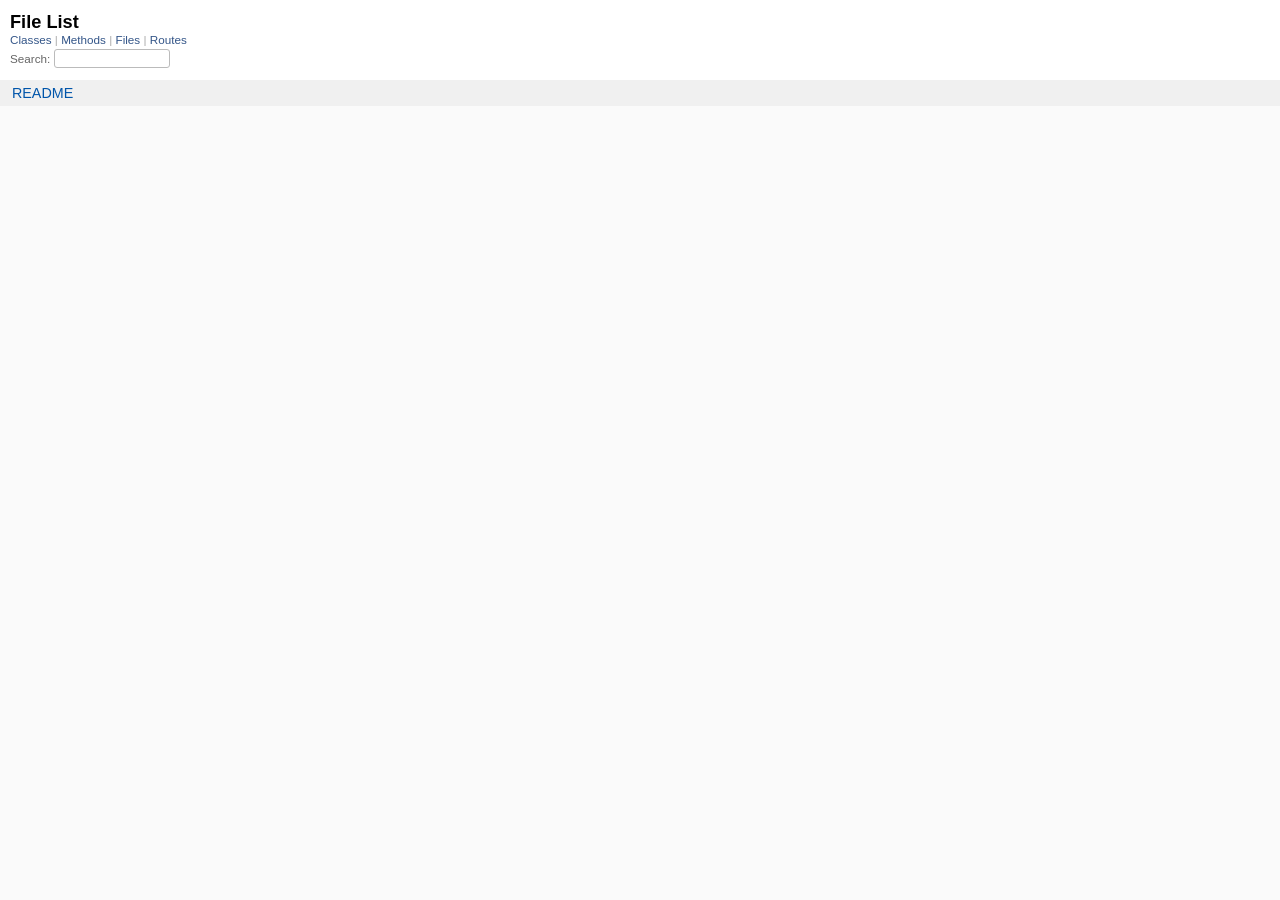
<file: doc/file_list.html>
<!DOCTYPE html>
<html >
  <head>
    <meta name="viewport" content="width=device-width, initial-scale=1.0">
    <meta charset="utf-8">
    
      <link rel="stylesheet" href="css/full_list.css" type="text/css" media="screen">
    
      <link rel="stylesheet" href="css/common.css" type="text/css" media="screen">
    

    
      <script type="text/javascript" charset="utf-8" src="js/jquery.js"></script>
    
      <script type="text/javascript" charset="utf-8" src="js/full_list.js"></script>
    

    <title>File List</title>
    <base id="base_target" target="_parent">
  </head>
  <body>
    <div id="content">
      <div class="fixed_header">
        <h1 id="full_list_header">File List</h1>
        <div id="full_list_nav">
          
            <span><a target="_self" href="class_list.html">
              Classes
            </a></span>
          
            <span><a target="_self" href="method_list.html">
              Methods
            </a></span>
          
            <span><a target="_self" href="file_list.html">
              Files
            </a></span>
          
            <span><a target="_self" href="route_list.html">
              Routes
            </a></span>
          
        </div>

        <div id="search">
          <label for="search-class">Search:</label>
          <input id="search-class" type="text">
        </div>
      </div>

      <ul id="full_list" class="file">
        

  <li id="object_README" class="odd">
    <div class="item"><span class="object_link"><a href="index.html" title="README">README</a></span></div>
  </li>
  


      </ul>
    </div>
  </body>
</html>
</file>
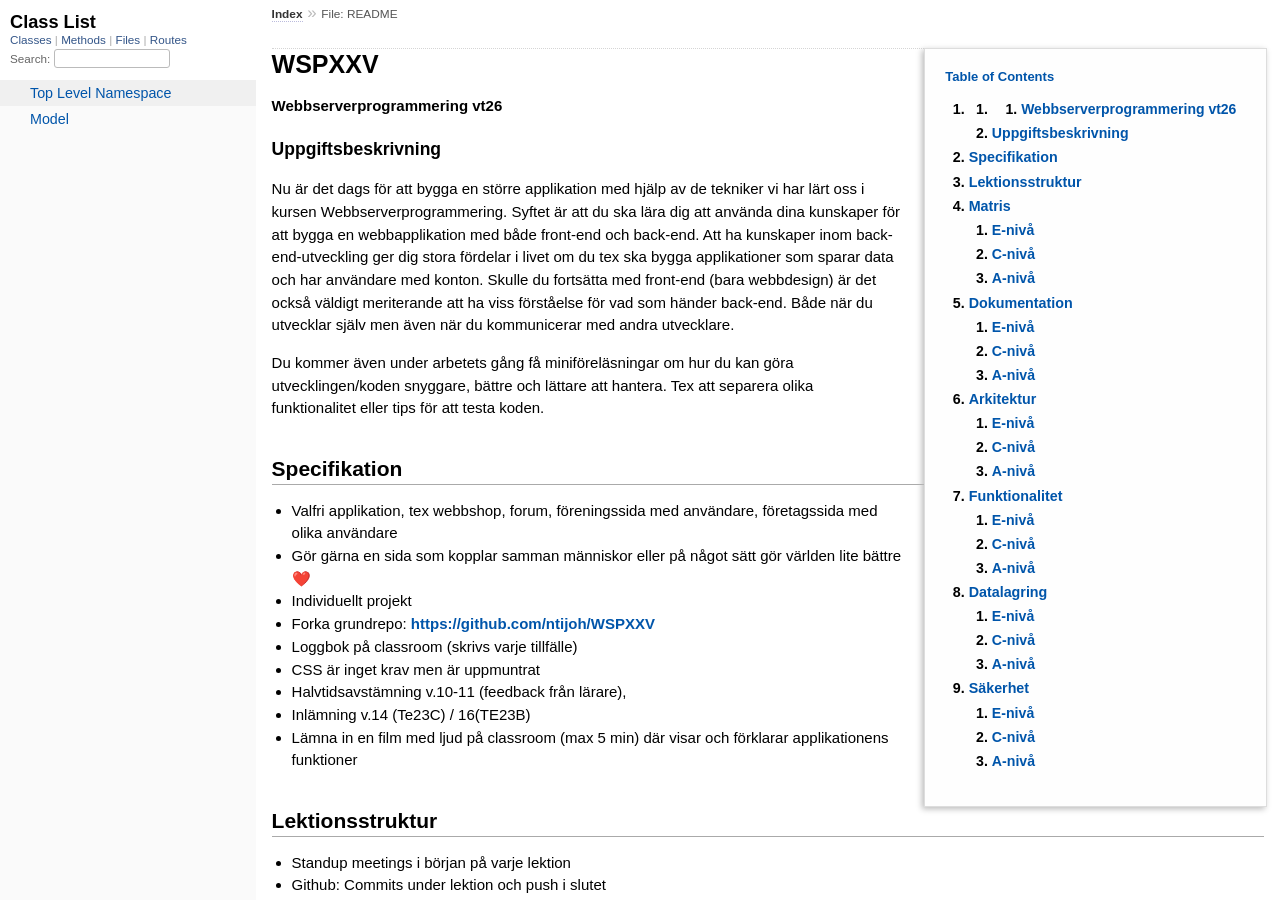
<file: doc/frames.html>
<!DOCTYPE html>
<html>
<head>
  <meta charset="utf-8">
	<title>Documentation by YARD 0.9.43</title>
</head>
<script type="text/javascript">
var mainUrl = 'index.html';
try {
    var match = decodeURIComponent(window.location.hash).match(/^#!(.+)/);
    var name = match ? match[1] : mainUrl;
    var url = new URL(name, location.href);
    window.top.location.replace(url.origin === location.origin ? name : mainUrl);
} catch (e) {
    window.top.location.replace(mainUrl);
}
</script>
<noscript>
  <h1>Oops!</h1>
  <h2>YARD requires JavaScript!</h2>
</noscript>
</html>
</file>
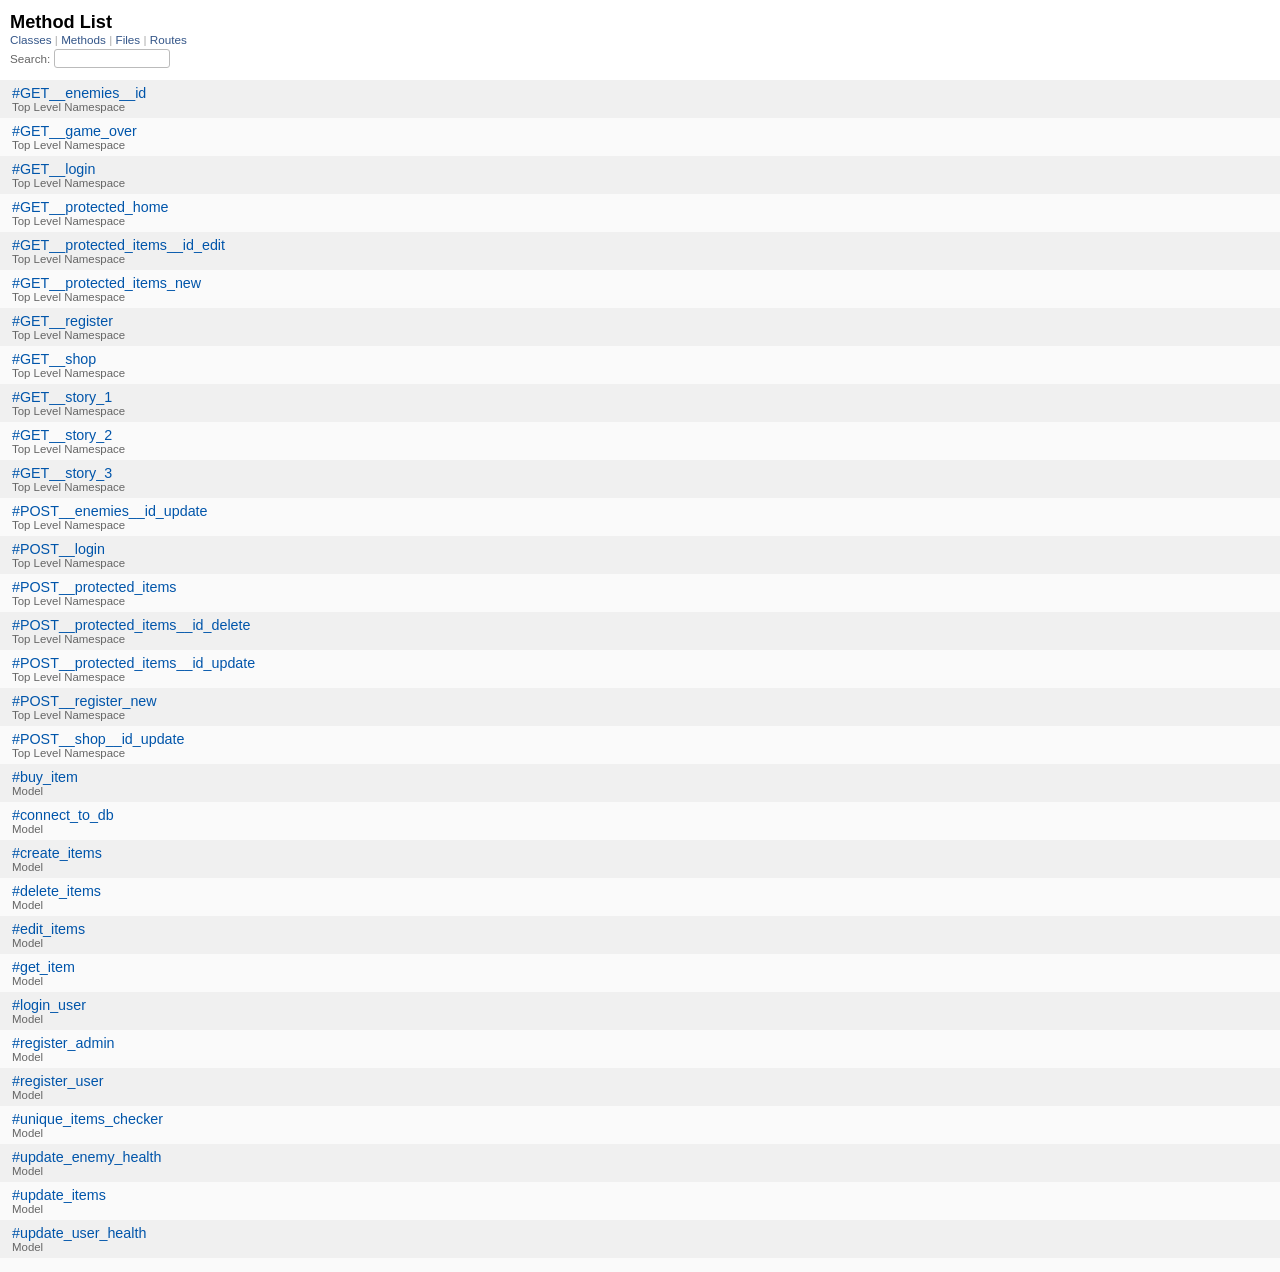
<file: doc/method_list.html>
<!DOCTYPE html>
<html >
  <head>
    <meta name="viewport" content="width=device-width, initial-scale=1.0">
    <meta charset="utf-8">
    
      <link rel="stylesheet" href="css/full_list.css" type="text/css" media="screen">
    
      <link rel="stylesheet" href="css/common.css" type="text/css" media="screen">
    

    
      <script type="text/javascript" charset="utf-8" src="js/jquery.js"></script>
    
      <script type="text/javascript" charset="utf-8" src="js/full_list.js"></script>
    

    <title>Method List</title>
    <base id="base_target" target="_parent">
  </head>
  <body>
    <div id="content">
      <div class="fixed_header">
        <h1 id="full_list_header">Method List</h1>
        <div id="full_list_nav">
          
            <span><a target="_self" href="class_list.html">
              Classes
            </a></span>
          
            <span><a target="_self" href="method_list.html">
              Methods
            </a></span>
          
            <span><a target="_self" href="file_list.html">
              Files
            </a></span>
          
            <span><a target="_self" href="route_list.html">
              Routes
            </a></span>
          
        </div>

        <div id="search">
          <label for="search-class">Search:</label>
          <input id="search-class" type="text">
        </div>
      </div>

      <ul id="full_list" class="method">
        

  <li class="odd ">
    <div class="item">
      <span class='object_link'><a href="top-level-namespace.html#GET__enemies__id-instance_method" title="#GET__enemies__id (method)">#GET__enemies__id</a></span>
      <small>Top Level Namespace</small>
    </div>
  </li>
  

  <li class="even ">
    <div class="item">
      <span class='object_link'><a href="top-level-namespace.html#GET__game_over-instance_method" title="#GET__game_over (method)">#GET__game_over</a></span>
      <small>Top Level Namespace</small>
    </div>
  </li>
  

  <li class="odd ">
    <div class="item">
      <span class='object_link'><a href="top-level-namespace.html#GET__login-instance_method" title="#GET__login (method)">#GET__login</a></span>
      <small>Top Level Namespace</small>
    </div>
  </li>
  

  <li class="even ">
    <div class="item">
      <span class='object_link'><a href="top-level-namespace.html#GET__protected_home-instance_method" title="#GET__protected_home (method)">#GET__protected_home</a></span>
      <small>Top Level Namespace</small>
    </div>
  </li>
  

  <li class="odd ">
    <div class="item">
      <span class='object_link'><a href="top-level-namespace.html#GET__protected_items__id_edit-instance_method" title="#GET__protected_items__id_edit (method)">#GET__protected_items__id_edit</a></span>
      <small>Top Level Namespace</small>
    </div>
  </li>
  

  <li class="even ">
    <div class="item">
      <span class='object_link'><a href="top-level-namespace.html#GET__protected_items_new-instance_method" title="#GET__protected_items_new (method)">#GET__protected_items_new</a></span>
      <small>Top Level Namespace</small>
    </div>
  </li>
  

  <li class="odd ">
    <div class="item">
      <span class='object_link'><a href="top-level-namespace.html#GET__register-instance_method" title="#GET__register (method)">#GET__register</a></span>
      <small>Top Level Namespace</small>
    </div>
  </li>
  

  <li class="even ">
    <div class="item">
      <span class='object_link'><a href="top-level-namespace.html#GET__shop-instance_method" title="#GET__shop (method)">#GET__shop</a></span>
      <small>Top Level Namespace</small>
    </div>
  </li>
  

  <li class="odd ">
    <div class="item">
      <span class='object_link'><a href="top-level-namespace.html#GET__story_1-instance_method" title="#GET__story_1 (method)">#GET__story_1</a></span>
      <small>Top Level Namespace</small>
    </div>
  </li>
  

  <li class="even ">
    <div class="item">
      <span class='object_link'><a href="top-level-namespace.html#GET__story_2-instance_method" title="#GET__story_2 (method)">#GET__story_2</a></span>
      <small>Top Level Namespace</small>
    </div>
  </li>
  

  <li class="odd ">
    <div class="item">
      <span class='object_link'><a href="top-level-namespace.html#GET__story_3-instance_method" title="#GET__story_3 (method)">#GET__story_3</a></span>
      <small>Top Level Namespace</small>
    </div>
  </li>
  

  <li class="even ">
    <div class="item">
      <span class='object_link'><a href="top-level-namespace.html#POST__enemies__id_update-instance_method" title="#POST__enemies__id_update (method)">#POST__enemies__id_update</a></span>
      <small>Top Level Namespace</small>
    </div>
  </li>
  

  <li class="odd ">
    <div class="item">
      <span class='object_link'><a href="top-level-namespace.html#POST__login-instance_method" title="#POST__login (method)">#POST__login</a></span>
      <small>Top Level Namespace</small>
    </div>
  </li>
  

  <li class="even ">
    <div class="item">
      <span class='object_link'><a href="top-level-namespace.html#POST__protected_items-instance_method" title="#POST__protected_items (method)">#POST__protected_items</a></span>
      <small>Top Level Namespace</small>
    </div>
  </li>
  

  <li class="odd ">
    <div class="item">
      <span class='object_link'><a href="top-level-namespace.html#POST__protected_items__id_delete-instance_method" title="#POST__protected_items__id_delete (method)">#POST__protected_items__id_delete</a></span>
      <small>Top Level Namespace</small>
    </div>
  </li>
  

  <li class="even ">
    <div class="item">
      <span class='object_link'><a href="top-level-namespace.html#POST__protected_items__id_update-instance_method" title="#POST__protected_items__id_update (method)">#POST__protected_items__id_update</a></span>
      <small>Top Level Namespace</small>
    </div>
  </li>
  

  <li class="odd ">
    <div class="item">
      <span class='object_link'><a href="top-level-namespace.html#POST__register_new-instance_method" title="#POST__register_new (method)">#POST__register_new</a></span>
      <small>Top Level Namespace</small>
    </div>
  </li>
  

  <li class="even ">
    <div class="item">
      <span class='object_link'><a href="top-level-namespace.html#POST__shop__id_update-instance_method" title="#POST__shop__id_update (method)">#POST__shop__id_update</a></span>
      <small>Top Level Namespace</small>
    </div>
  </li>
  

  <li class="odd ">
    <div class="item">
      <span class='object_link'><a href="Model.html#buy_item-instance_method" title="Model#buy_item (method)">#buy_item</a></span>
      <small>Model</small>
    </div>
  </li>
  

  <li class="even ">
    <div class="item">
      <span class='object_link'><a href="Model.html#connect_to_db-instance_method" title="Model#connect_to_db (method)">#connect_to_db</a></span>
      <small>Model</small>
    </div>
  </li>
  

  <li class="odd ">
    <div class="item">
      <span class='object_link'><a href="Model.html#create_items-instance_method" title="Model#create_items (method)">#create_items</a></span>
      <small>Model</small>
    </div>
  </li>
  

  <li class="even ">
    <div class="item">
      <span class='object_link'><a href="Model.html#delete_items-instance_method" title="Model#delete_items (method)">#delete_items</a></span>
      <small>Model</small>
    </div>
  </li>
  

  <li class="odd ">
    <div class="item">
      <span class='object_link'><a href="Model.html#edit_items-instance_method" title="Model#edit_items (method)">#edit_items</a></span>
      <small>Model</small>
    </div>
  </li>
  

  <li class="even ">
    <div class="item">
      <span class='object_link'><a href="Model.html#get_item-instance_method" title="Model#get_item (method)">#get_item</a></span>
      <small>Model</small>
    </div>
  </li>
  

  <li class="odd ">
    <div class="item">
      <span class='object_link'><a href="Model.html#login_user-instance_method" title="Model#login_user (method)">#login_user</a></span>
      <small>Model</small>
    </div>
  </li>
  

  <li class="even ">
    <div class="item">
      <span class='object_link'><a href="Model.html#register_admin-instance_method" title="Model#register_admin (method)">#register_admin</a></span>
      <small>Model</small>
    </div>
  </li>
  

  <li class="odd ">
    <div class="item">
      <span class='object_link'><a href="Model.html#register_user-instance_method" title="Model#register_user (method)">#register_user</a></span>
      <small>Model</small>
    </div>
  </li>
  

  <li class="even ">
    <div class="item">
      <span class='object_link'><a href="Model.html#unique_items_checker-instance_method" title="Model#unique_items_checker (method)">#unique_items_checker</a></span>
      <small>Model</small>
    </div>
  </li>
  

  <li class="odd ">
    <div class="item">
      <span class='object_link'><a href="Model.html#update_enemy_health-instance_method" title="Model#update_enemy_health (method)">#update_enemy_health</a></span>
      <small>Model</small>
    </div>
  </li>
  

  <li class="even ">
    <div class="item">
      <span class='object_link'><a href="Model.html#update_items-instance_method" title="Model#update_items (method)">#update_items</a></span>
      <small>Model</small>
    </div>
  </li>
  

  <li class="odd ">
    <div class="item">
      <span class='object_link'><a href="Model.html#update_user_health-instance_method" title="Model#update_user_health (method)">#update_user_health</a></span>
      <small>Model</small>
    </div>
  </li>
  


      </ul>
    </div>
  </body>
</html>
</file>
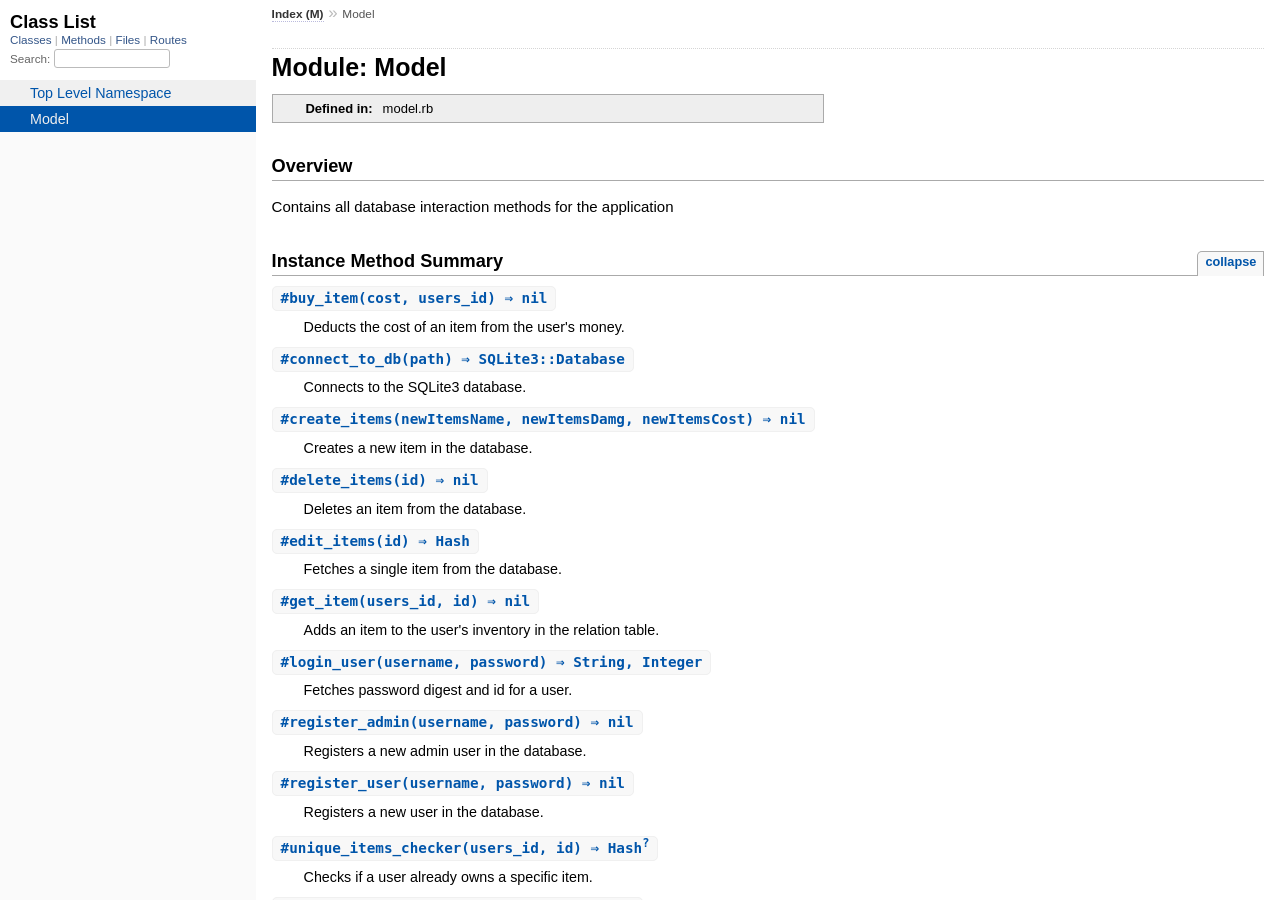
<file: doc/Model.html>
<!DOCTYPE html>
<html>
  <head>
    <meta charset="utf-8">
<meta name="viewport" content="width=device-width, initial-scale=1.0">
<title>
  Module: Model
  
    &mdash; Documentation by YARD 0.9.43
  
</title>

  <link rel="stylesheet" href="css/style.css" type="text/css">

  <link rel="stylesheet" href="css/common.css" type="text/css">

<script type="text/javascript">
  pathId = "Model";
  relpath = '';
</script>


  <script type="text/javascript" charset="utf-8" src="js/jquery.js"></script>

  <script type="text/javascript" charset="utf-8" src="js/app.js"></script>

  <script type="text/javascript" charset="utf-8" src="js/custom.js"></script>


  </head>
  <body>
    <div id="main_progress" aria-hidden="true"></div>

    <div class="nav_wrap">
      <iframe id="nav" src="class_list.html?1"></iframe>
      <div id="resizer"></div>
    </div>

    <div id="main" tabindex="-1">
      <div id="header">
        <div id="menu">
  
    <a href="_index.html">Index (M)</a> &raquo;
    
    
    <span class="title">Model</span>
  
</div>

        <div id="search">
  
    <a class="full_list_link" id="class_list_link"
        href="class_list.html">

        <svg width="24" height="24">
          <rect x="0" y="4" width="24" height="4" rx="1" ry="1"></rect>
          <rect x="0" y="12" width="24" height="4" rx="1" ry="1"></rect>
          <rect x="0" y="20" width="24" height="4" rx="1" ry="1"></rect>
        </svg>
    </a>
  
</div>
        <div class="clear"></div>
      </div>

      <div id="content"><h1>Module: Model
  
  
  
</h1>
<div class="box_info">
  

  
  
  
  
  

  

  
  <dl>
    <dt>Defined in:</dt>
    <dd>model.rb
</dd>
  </dl>
  
</div>

<h2>Overview</h2><div class="docstring">
  <div class="discussion">
    <p>Contains all database interaction methods for the application</p>

  </div>
</div>
<div class="tags">
  



</div>






  
    <h2>
      Instance Method Summary
      <small><a href="#" class="summary_toggle">collapse</a></small>
    </h2>

    <ul class="summary">
      
        <li class="public ">
  <span class="summary_signature">
    
      <a href="#buy_item-instance_method" title="#buy_item (instance method)">#<strong>buy_item</strong>(cost, users_id)  &#x21d2; nil </a>
    

    
  </span>
  
  
  
  
  
  
  

  
    <span class="summary_desc"><div class='inline'><p>Deducts the cost of an item from the user's money.</p></div></span>
  
</li>

      
        <li class="public ">
  <span class="summary_signature">
    
      <a href="#connect_to_db-instance_method" title="#connect_to_db (instance method)">#<strong>connect_to_db</strong>(path)  &#x21d2; SQLite3::Database </a>
    

    
  </span>
  
  
  
  
  
  
  

  
    <span class="summary_desc"><div class='inline'><p>Connects to the SQLite3 database.</p></div></span>
  
</li>

      
        <li class="public ">
  <span class="summary_signature">
    
      <a href="#create_items-instance_method" title="#create_items (instance method)">#<strong>create_items</strong>(newItemsName, newItemsDamg, newItemsCost)  &#x21d2; nil </a>
    

    
  </span>
  
  
  
  
  
  
  

  
    <span class="summary_desc"><div class='inline'><p>Creates a new item in the database.</p></div></span>
  
</li>

      
        <li class="public ">
  <span class="summary_signature">
    
      <a href="#delete_items-instance_method" title="#delete_items (instance method)">#<strong>delete_items</strong>(id)  &#x21d2; nil </a>
    

    
  </span>
  
  
  
  
  
  
  

  
    <span class="summary_desc"><div class='inline'><p>Deletes an item from the database.</p></div></span>
  
</li>

      
        <li class="public ">
  <span class="summary_signature">
    
      <a href="#edit_items-instance_method" title="#edit_items (instance method)">#<strong>edit_items</strong>(id)  &#x21d2; Hash </a>
    

    
  </span>
  
  
  
  
  
  
  

  
    <span class="summary_desc"><div class='inline'><p>Fetches a single item from the database.</p></div></span>
  
</li>

      
        <li class="public ">
  <span class="summary_signature">
    
      <a href="#get_item-instance_method" title="#get_item (instance method)">#<strong>get_item</strong>(users_id, id)  &#x21d2; nil </a>
    

    
  </span>
  
  
  
  
  
  
  

  
    <span class="summary_desc"><div class='inline'><p>Adds an item to the user's inventory in the relation table.</p></div></span>
  
</li>

      
        <li class="public ">
  <span class="summary_signature">
    
      <a href="#login_user-instance_method" title="#login_user (instance method)">#<strong>login_user</strong>(username, password)  &#x21d2; String, Integer </a>
    

    
  </span>
  
  
  
  
  
  
  

  
    <span class="summary_desc"><div class='inline'><p>Fetches password digest and id for a user.</p></div></span>
  
</li>

      
        <li class="public ">
  <span class="summary_signature">
    
      <a href="#register_admin-instance_method" title="#register_admin (instance method)">#<strong>register_admin</strong>(username, password)  &#x21d2; nil </a>
    

    
  </span>
  
  
  
  
  
  
  

  
    <span class="summary_desc"><div class='inline'><p>Registers a new admin user in the database.</p></div></span>
  
</li>

      
        <li class="public ">
  <span class="summary_signature">
    
      <a href="#register_user-instance_method" title="#register_user (instance method)">#<strong>register_user</strong>(username, password)  &#x21d2; nil </a>
    

    
  </span>
  
  
  
  
  
  
  

  
    <span class="summary_desc"><div class='inline'><p>Registers a new user in the database.</p></div></span>
  
</li>

      
        <li class="public ">
  <span class="summary_signature">
    
      <a href="#unique_items_checker-instance_method" title="#unique_items_checker (instance method)">#<strong>unique_items_checker</strong>(users_id, id)  &#x21d2; Hash<sup>?</sup> </a>
    

    
  </span>
  
  
  
  
  
  
  

  
    <span class="summary_desc"><div class='inline'><p>Checks if a user already owns a specific item.</p></div></span>
  
</li>

      
        <li class="public ">
  <span class="summary_signature">
    
      <a href="#update_enemy_health-instance_method" title="#update_enemy_health (instance method)">#<strong>update_enemy_health</strong>(itemsDamg, id)  &#x21d2; nil </a>
    

    
  </span>
  
  
  
  
  
  
  

  
    <span class="summary_desc"><div class='inline'><p>Updates an enemy's health in the database.</p></div></span>
  
</li>

      
        <li class="public ">
  <span class="summary_signature">
    
      <a href="#update_items-instance_method" title="#update_items (instance method)">#<strong>update_items</strong>(name, damage, id)  &#x21d2; nil </a>
    

    
  </span>
  
  
  
  
  
  
  

  
    <span class="summary_desc"><div class='inline'><p>Updates an existing item in the database.</p></div></span>
  
</li>

      
        <li class="public ">
  <span class="summary_signature">
    
      <a href="#update_user_health-instance_method" title="#update_user_health (instance method)">#<strong>update_user_health</strong>(enemyDamage, user_id)  &#x21d2; nil </a>
    

    
  </span>
  
  
  
  
  
  
  

  
    <span class="summary_desc"><div class='inline'><p>Updates a user's health in the database.</p></div></span>
  
</li>

      
    </ul>
    
  



  <div id="instance_method_details" class="method_details_list">
    <h2>Instance Method Details</h2>

    
      <div class="method_details first">
  <h3 class="signature first" id="buy_item-instance_method">
  
    #<strong>buy_item</strong>(cost, users_id)  &#x21d2; <tt>nil</tt> 
  

  

  
</h3><div class="docstring">
  <div class="discussion">
    <p>Deducts the cost of an item from the user's money</p>

  </div>
</div>
<div class="tags">
  <p class="tag_title">Parameters:</p>
<ul class="param">
  
    <li>
      
        <span class='name'>cost</span>
      
      
        <span class='type'>(<tt>Integer</tt>)</span>
      
      
      
        &mdash;
        <div class='inline'><p>The cost of the item</p></div>
      
    </li>
  
    <li>
      
        <span class='name'>users_id</span>
      
      
        <span class='type'>(<tt>Integer</tt>)</span>
      
      
      
        &mdash;
        <div class='inline'><p>The user's ID</p></div>
      
    </li>
  
</ul>

<p class="tag_title">Returns:</p>
<ul class="return">
  
    <li>
      
      
        <span class='type'>(<tt>nil</tt>)</span>
      
      
      
    </li>
  
</ul>



</div><table class="source_code">
  <tr>
    <td>
      <pre class="lines">


140
141
142
143</pre>
    </td>
    <td>
      <pre class="code"><span class="info file"># File 'model.rb', line 140</span>

<span class='kw'>def</span> <span class='id identifier rubyid_buy_item'>buy_item</span><span class='lparen'>(</span><span class='id identifier rubyid_cost'>cost</span><span class='comma'>,</span> <span class='id identifier rubyid_users_id'>users_id</span><span class='rparen'>)</span> 
  <span class='id identifier rubyid_db'>db</span> <span class='op'>=</span> <span class='id identifier rubyid_connect_to_db'><span class='object_link'><a href="#connect_to_db-instance_method" title="Model#connect_to_db (method)">connect_to_db</a></span></span><span class='lparen'>(</span><span class='tstring'><span class='tstring_beg'>&#39;</span><span class='tstring_content'>db/databas.db</span><span class='tstring_end'>&#39;</span></span><span class='rparen'>)</span>
  <span class='id identifier rubyid_db'>db</span><span class='period'>.</span><span class='id identifier rubyid_execute'>execute</span><span class='lparen'>(</span><span class='tstring'><span class='tstring_beg'>&quot;</span><span class='tstring_content'>UPDATE users SET money=money-? WHERE id = ?</span><span class='tstring_end'>&quot;</span></span><span class='comma'>,</span><span class='lbracket'>[</span><span class='id identifier rubyid_cost'>cost</span><span class='comma'>,</span> <span class='id identifier rubyid_users_id'>users_id</span><span class='rbracket'>]</span><span class='rparen'>)</span>
<span class='kw'>end</span></pre>
    </td>
  </tr>
</table>
</div>
    
      <div class="method_details ">
  <h3 class="signature " id="connect_to_db-instance_method">
  
    #<strong>connect_to_db</strong>(path)  &#x21d2; <tt>SQLite3::Database</tt> 
  

  

  
</h3><div class="docstring">
  <div class="discussion">
    <p>Connects to the SQLite3 database</p>

  </div>
</div>
<div class="tags">
  <p class="tag_title">Parameters:</p>
<ul class="param">
  
    <li>
      
        <span class='name'>path</span>
      
      
        <span class='type'>(<tt>String</tt>)</span>
      
      
      
        &mdash;
        <div class='inline'><p>The path to the database file</p></div>
      
    </li>
  
</ul>

<p class="tag_title">Returns:</p>
<ul class="return">
  
    <li>
      
      
        <span class='type'>(<tt>SQLite3::Database</tt>)</span>
      
      
      
        &mdash;
        <div class='inline'><p>the database connection</p></div>
      
    </li>
  
</ul>



</div><table class="source_code">
  <tr>
    <td>
      <pre class="lines">


9
10
11
12
13</pre>
    </td>
    <td>
      <pre class="code"><span class="info file"># File 'model.rb', line 9</span>

<span class='kw'>def</span> <span class='id identifier rubyid_connect_to_db'>connect_to_db</span><span class='lparen'>(</span><span class='id identifier rubyid_path'>path</span><span class='rparen'>)</span>
  <span class='id identifier rubyid_db'>db</span> <span class='op'>=</span> <span class='const'>SQLite3</span><span class='op'>::</span><span class='const'>Database</span><span class='period'>.</span><span class='id identifier rubyid_new'>new</span><span class='lparen'>(</span><span class='id identifier rubyid_path'>path</span><span class='rparen'>)</span>
  <span class='id identifier rubyid_db'>db</span><span class='period'>.</span><span class='id identifier rubyid_results_as_hash'>results_as_hash</span> <span class='op'>=</span> <span class='kw'>true</span>
  <span class='kw'>return</span> <span class='id identifier rubyid_db'>db</span>
<span class='kw'>end</span></pre>
    </td>
  </tr>
</table>
</div>
    
      <div class="method_details ">
  <h3 class="signature " id="create_items-instance_method">
  
    #<strong>create_items</strong>(newItemsName, newItemsDamg, newItemsCost)  &#x21d2; <tt>nil</tt> 
  

  

  
</h3><div class="docstring">
  <div class="discussion">
    <p>Creates a new item in the database</p>

  </div>
</div>
<div class="tags">
  <p class="tag_title">Parameters:</p>
<ul class="param">
  
    <li>
      
        <span class='name'>newItemsName</span>
      
      
        <span class='type'>(<tt>String</tt>)</span>
      
      
      
        &mdash;
        <div class='inline'><p>The name of the item</p></div>
      
    </li>
  
    <li>
      
        <span class='name'>newItemsDamg</span>
      
      
        <span class='type'>(<tt>Integer</tt>)</span>
      
      
      
        &mdash;
        <div class='inline'><p>The damage value of the item</p></div>
      
    </li>
  
</ul>

<p class="tag_title">Returns:</p>
<ul class="return">
  
    <li>
      
      
        <span class='type'>(<tt>nil</tt>)</span>
      
      
      
    </li>
  
</ul>



</div><table class="source_code">
  <tr>
    <td>
      <pre class="lines">


60
61
62
63</pre>
    </td>
    <td>
      <pre class="code"><span class="info file"># File 'model.rb', line 60</span>

<span class='kw'>def</span> <span class='id identifier rubyid_create_items'>create_items</span><span class='lparen'>(</span><span class='id identifier rubyid_newItemsName'>newItemsName</span><span class='comma'>,</span><span class='id identifier rubyid_newItemsDamg'>newItemsDamg</span><span class='comma'>,</span><span class='id identifier rubyid_newItemsCost'>newItemsCost</span><span class='rparen'>)</span>
  <span class='id identifier rubyid_db'>db</span> <span class='op'>=</span> <span class='id identifier rubyid_connect_to_db'><span class='object_link'><a href="#connect_to_db-instance_method" title="Model#connect_to_db (method)">connect_to_db</a></span></span><span class='lparen'>(</span><span class='tstring'><span class='tstring_beg'>&#39;</span><span class='tstring_content'>db/databas.db</span><span class='tstring_end'>&#39;</span></span><span class='rparen'>)</span>
  <span class='id identifier rubyid_db'>db</span><span class='period'>.</span><span class='id identifier rubyid_execute'>execute</span><span class='lparen'>(</span><span class='tstring'><span class='tstring_beg'>&quot;</span><span class='tstring_content'>INSERT INTO items (name, damage, cost) VALUES (?,?,?)</span><span class='tstring_end'>&quot;</span></span><span class='comma'>,</span> <span class='lbracket'>[</span><span class='id identifier rubyid_newItemsName'>newItemsName</span><span class='comma'>,</span><span class='id identifier rubyid_newItemsDamg'>newItemsDamg</span><span class='comma'>,</span> <span class='id identifier rubyid_newItemsCost'>newItemsCost</span><span class='rbracket'>]</span><span class='rparen'>)</span>
<span class='kw'>end</span></pre>
    </td>
  </tr>
</table>
</div>
    
      <div class="method_details ">
  <h3 class="signature " id="delete_items-instance_method">
  
    #<strong>delete_items</strong>(id)  &#x21d2; <tt>nil</tt> 
  

  

  
</h3><div class="docstring">
  <div class="discussion">
    <p>Deletes an item from the database</p>

  </div>
</div>
<div class="tags">
  <p class="tag_title">Parameters:</p>
<ul class="param">
  
    <li>
      
        <span class='name'>id</span>
      
      
        <span class='type'>(<tt>Integer</tt>)</span>
      
      
      
        &mdash;
        <div class='inline'><p>The item's ID</p></div>
      
    </li>
  
</ul>

<p class="tag_title">Returns:</p>
<ul class="return">
  
    <li>
      
      
        <span class='type'>(<tt>nil</tt>)</span>
      
      
      
    </li>
  
</ul>



</div><table class="source_code">
  <tr>
    <td>
      <pre class="lines">


93
94
95
96</pre>
    </td>
    <td>
      <pre class="code"><span class="info file"># File 'model.rb', line 93</span>

<span class='kw'>def</span> <span class='id identifier rubyid_delete_items'>delete_items</span><span class='lparen'>(</span><span class='id identifier rubyid_id'>id</span><span class='rparen'>)</span>
  <span class='id identifier rubyid_db'>db</span> <span class='op'>=</span> <span class='id identifier rubyid_connect_to_db'><span class='object_link'><a href="#connect_to_db-instance_method" title="Model#connect_to_db (method)">connect_to_db</a></span></span><span class='lparen'>(</span><span class='tstring'><span class='tstring_beg'>&#39;</span><span class='tstring_content'>db/databas.db</span><span class='tstring_end'>&#39;</span></span><span class='rparen'>)</span>
  <span class='id identifier rubyid_db'>db</span><span class='period'>.</span><span class='id identifier rubyid_execute'>execute</span><span class='lparen'>(</span><span class='tstring'><span class='tstring_beg'>&quot;</span><span class='tstring_content'>DELETE FROM items WHERE id = ?</span><span class='tstring_end'>&quot;</span></span><span class='comma'>,</span><span class='id identifier rubyid_id'>id</span><span class='rparen'>)</span>
<span class='kw'>end</span></pre>
    </td>
  </tr>
</table>
</div>
    
      <div class="method_details ">
  <h3 class="signature " id="edit_items-instance_method">
  
    #<strong>edit_items</strong>(id)  &#x21d2; <tt>Hash</tt> 
  

  

  
</h3><div class="docstring">
  <div class="discussion">
    <p>Fetches a single item from the database</p>

  </div>
</div>
<div class="tags">
  <p class="tag_title">Parameters:</p>
<ul class="param">
  
    <li>
      
        <span class='name'>id</span>
      
      
        <span class='type'>(<tt>Integer</tt>)</span>
      
      
      
        &mdash;
        <div class='inline'><p>The item's ID</p></div>
      
    </li>
  
</ul>

<p class="tag_title">Returns:</p>
<ul class="return">
  
    <li>
      
      
        <span class='type'>(<tt>Hash</tt>)</span>
      
      
      
        &mdash;
        <div class='inline'><p>the item's data</p></div>
      
    </li>
  
</ul>



</div><table class="source_code">
  <tr>
    <td>
      <pre class="lines">


70
71
72
73</pre>
    </td>
    <td>
      <pre class="code"><span class="info file"># File 'model.rb', line 70</span>

<span class='kw'>def</span> <span class='id identifier rubyid_edit_items'>edit_items</span><span class='lparen'>(</span><span class='id identifier rubyid_id'>id</span><span class='rparen'>)</span> 
  <span class='id identifier rubyid_db'>db</span> <span class='op'>=</span> <span class='id identifier rubyid_connect_to_db'><span class='object_link'><a href="#connect_to_db-instance_method" title="Model#connect_to_db (method)">connect_to_db</a></span></span><span class='lparen'>(</span><span class='tstring'><span class='tstring_beg'>&#39;</span><span class='tstring_content'>db/databas.db</span><span class='tstring_end'>&#39;</span></span><span class='rparen'>)</span>
  <span class='ivar'>@update_items</span> <span class='op'>=</span> <span class='id identifier rubyid_db'>db</span><span class='period'>.</span><span class='id identifier rubyid_execute'>execute</span><span class='lparen'>(</span><span class='tstring'><span class='tstring_beg'>&quot;</span><span class='tstring_content'>SELECT * FROM items WHERE id=?</span><span class='tstring_end'>&quot;</span></span><span class='comma'>,</span><span class='id identifier rubyid_id'>id</span><span class='rparen'>)</span><span class='period'>.</span><span class='id identifier rubyid_first'>first</span>
<span class='kw'>end</span></pre>
    </td>
  </tr>
</table>
</div>
    
      <div class="method_details ">
  <h3 class="signature " id="get_item-instance_method">
  
    #<strong>get_item</strong>(users_id, id)  &#x21d2; <tt>nil</tt> 
  

  

  
</h3><div class="docstring">
  <div class="discussion">
    <p>Adds an item to the user's inventory in the relation table</p>

  </div>
</div>
<div class="tags">
  <p class="tag_title">Parameters:</p>
<ul class="param">
  
    <li>
      
        <span class='name'>users_id</span>
      
      
        <span class='type'>(<tt>Integer</tt>)</span>
      
      
      
        &mdash;
        <div class='inline'><p>The user's ID</p></div>
      
    </li>
  
    <li>
      
        <span class='name'>id</span>
      
      
        <span class='type'>(<tt>Integer</tt>)</span>
      
      
      
        &mdash;
        <div class='inline'><p>The item's ID</p></div>
      
    </li>
  
</ul>

<p class="tag_title">Returns:</p>
<ul class="return">
  
    <li>
      
      
        <span class='type'>(<tt>nil</tt>)</span>
      
      
      
    </li>
  
</ul>



</div><table class="source_code">
  <tr>
    <td>
      <pre class="lines">


151
152
153
154
155</pre>
    </td>
    <td>
      <pre class="code"><span class="info file"># File 'model.rb', line 151</span>

<span class='kw'>def</span> <span class='id identifier rubyid_get_item'>get_item</span><span class='lparen'>(</span><span class='id identifier rubyid_users_id'>users_id</span><span class='comma'>,</span><span class='id identifier rubyid_id'>id</span><span class='rparen'>)</span>
  <span class='id identifier rubyid_db'>db</span> <span class='op'>=</span> <span class='id identifier rubyid_connect_to_db'><span class='object_link'><a href="#connect_to_db-instance_method" title="Model#connect_to_db (method)">connect_to_db</a></span></span><span class='lparen'>(</span><span class='tstring'><span class='tstring_beg'>&#39;</span><span class='tstring_content'>db/databas.db</span><span class='tstring_end'>&#39;</span></span><span class='rparen'>)</span>
  <span class='id identifier rubyid_db'>db</span><span class='period'>.</span><span class='id identifier rubyid_execute'>execute</span><span class='lparen'>(</span><span class='tstring'><span class='tstring_beg'>&quot;</span><span class='tstring_content'>INSERT INTO users_items (users_id, items_id) VALUES (?,?)</span><span class='tstring_end'>&quot;</span></span><span class='comma'>,</span><span class='lbracket'>[</span><span class='id identifier rubyid_users_id'>users_id</span><span class='comma'>,</span> <span class='id identifier rubyid_id'>id</span><span class='rbracket'>]</span> <span class='rparen'>)</span>

<span class='kw'>end</span></pre>
    </td>
  </tr>
</table>
</div>
    
      <div class="method_details ">
  <h3 class="signature " id="login_user-instance_method">
  
    #<strong>login_user</strong>(username, password)  &#x21d2; <tt>String</tt>, <tt>Integer</tt> 
  

  

  
</h3><div class="docstring">
  <div class="discussion">
    <p>Fetches password digest and id for a user</p>

  </div>
</div>
<div class="tags">
  <p class="tag_title">Parameters:</p>
<ul class="param">
  
    <li>
      
        <span class='name'>username</span>
      
      
        <span class='type'>(<tt>String</tt>)</span>
      
      
      
        &mdash;
        <div class='inline'><p>The user's username</p></div>
      
    </li>
  
    <li>
      
        <span class='name'>password</span>
      
      
        <span class='type'>(<tt>String</tt>)</span>
      
      
      
        &mdash;
        <div class='inline'><p>The user's password in plaintext</p></div>
      
    </li>
  
</ul>

<p class="tag_title">Returns:</p>
<ul class="return">
  
    <li>
      
      
        <span class='type'>(<tt>String</tt>)</span>
      
      
      
        &mdash;
        <div class='inline'><p>pwd_digest The hashed password</p></div>
      
    </li>
  
    <li>
      
      
        <span class='type'>(<tt>Integer</tt>)</span>
      
      
      
        &mdash;
        <div class='inline'><p>id The user's ID</p></div>
      
    </li>
  
</ul>



</div><table class="source_code">
  <tr>
    <td>
      <pre class="lines">


46
47
48
49
50
51
52</pre>
    </td>
    <td>
      <pre class="code"><span class="info file"># File 'model.rb', line 46</span>

<span class='kw'>def</span> <span class='id identifier rubyid_login_user'>login_user</span><span class='lparen'>(</span><span class='id identifier rubyid_username'>username</span><span class='comma'>,</span><span class='id identifier rubyid_password'>password</span><span class='rparen'>)</span>
  <span class='id identifier rubyid_db'>db</span> <span class='op'>=</span> <span class='id identifier rubyid_connect_to_db'><span class='object_link'><a href="#connect_to_db-instance_method" title="Model#connect_to_db (method)">connect_to_db</a></span></span><span class='lparen'>(</span><span class='tstring'><span class='tstring_beg'>&#39;</span><span class='tstring_content'>db/databas.db</span><span class='tstring_end'>&#39;</span></span><span class='rparen'>)</span>
  <span class='id identifier rubyid_result'>result</span><span class='op'>=</span> <span class='id identifier rubyid_db'>db</span><span class='period'>.</span><span class='id identifier rubyid_execute'>execute</span><span class='lparen'>(</span><span class='tstring'><span class='tstring_beg'>&quot;</span><span class='tstring_content'>SELECT * FROM users WHERE username=?</span><span class='tstring_end'>&quot;</span></span><span class='comma'>,</span><span class='id identifier rubyid_username'>username</span><span class='rparen'>)</span><span class='period'>.</span><span class='id identifier rubyid_first'>first</span>
  <span class='id identifier rubyid_pwd_digest'>pwd_digest</span><span class='op'>=</span><span class='id identifier rubyid_result'>result</span><span class='lbracket'>[</span><span class='tstring'><span class='tstring_beg'>&quot;</span><span class='tstring_content'>pwd_digest</span><span class='tstring_end'>&quot;</span></span><span class='rbracket'>]</span>
  <span class='id identifier rubyid_id'>id</span><span class='op'>=</span><span class='id identifier rubyid_result'>result</span><span class='lbracket'>[</span><span class='tstring'><span class='tstring_beg'>&quot;</span><span class='tstring_content'>id</span><span class='tstring_end'>&quot;</span></span><span class='rbracket'>]</span>
  <span class='kw'>return</span> <span class='id identifier rubyid_pwd_digest'>pwd_digest</span><span class='comma'>,</span> <span class='id identifier rubyid_id'>id</span>
<span class='kw'>end</span></pre>
    </td>
  </tr>
</table>
</div>
    
      <div class="method_details ">
  <h3 class="signature " id="register_admin-instance_method">
  
    #<strong>register_admin</strong>(username, password)  &#x21d2; <tt>nil</tt> 
  

  

  
</h3><div class="docstring">
  <div class="discussion">
    <p>Registers a new admin user in the database</p>

  </div>
</div>
<div class="tags">
  <p class="tag_title">Parameters:</p>
<ul class="param">
  
    <li>
      
        <span class='name'>username</span>
      
      
        <span class='type'>(<tt>String</tt>)</span>
      
      
      
        &mdash;
        <div class='inline'><p>The admin's username</p></div>
      
    </li>
  
    <li>
      
        <span class='name'>password</span>
      
      
        <span class='type'>(<tt>String</tt>)</span>
      
      
      
        &mdash;
        <div class='inline'><p>The admin's password in plaintext</p></div>
      
    </li>
  
</ul>

<p class="tag_title">Returns:</p>
<ul class="return">
  
    <li>
      
      
        <span class='type'>(<tt>nil</tt>)</span>
      
      
      
    </li>
  
</ul>



</div><table class="source_code">
  <tr>
    <td>
      <pre class="lines">


21
22
23
24
25</pre>
    </td>
    <td>
      <pre class="code"><span class="info file"># File 'model.rb', line 21</span>

<span class='kw'>def</span> <span class='id identifier rubyid_register_admin'>register_admin</span><span class='lparen'>(</span><span class='id identifier rubyid_username'>username</span><span class='comma'>,</span><span class='id identifier rubyid_password'>password</span><span class='rparen'>)</span>
  <span class='id identifier rubyid_password_digest'>password_digest</span> <span class='op'>=</span> <span class='const'>BCrypt</span><span class='op'>::</span><span class='const'>Password</span><span class='period'>.</span><span class='id identifier rubyid_create'>create</span><span class='lparen'>(</span><span class='id identifier rubyid_password'>password</span><span class='rparen'>)</span> 
  <span class='id identifier rubyid_db'>db</span> <span class='op'>=</span> <span class='const'>SQLite3</span><span class='op'>::</span><span class='const'>Database</span><span class='period'>.</span><span class='id identifier rubyid_new'>new</span><span class='lparen'>(</span><span class='tstring'><span class='tstring_beg'>&quot;</span><span class='tstring_content'>databas.db</span><span class='tstring_end'>&quot;</span></span><span class='rparen'>)</span>
  <span class='id identifier rubyid_db'>db</span><span class='period'>.</span><span class='id identifier rubyid_execute'>execute</span><span class='lparen'>(</span><span class='tstring'><span class='tstring_beg'>&quot;</span><span class='tstring_content'>INSERT INTO users (username, pwd_digest, adminState) VALUES (?,?,?)</span><span class='tstring_end'>&quot;</span></span><span class='comma'>,</span><span class='lbracket'>[</span><span class='id identifier rubyid_username'>username</span><span class='comma'>,</span> <span class='id identifier rubyid_password_digest'>password_digest</span><span class='comma'>,</span> <span class='int'>1</span><span class='rbracket'>]</span><span class='rparen'>)</span>
<span class='kw'>end</span></pre>
    </td>
  </tr>
</table>
</div>
    
      <div class="method_details ">
  <h3 class="signature " id="register_user-instance_method">
  
    #<strong>register_user</strong>(username, password)  &#x21d2; <tt>nil</tt> 
  

  

  
</h3><div class="docstring">
  <div class="discussion">
    <p>Registers a new user in the database</p>

  </div>
</div>
<div class="tags">
  <p class="tag_title">Parameters:</p>
<ul class="param">
  
    <li>
      
        <span class='name'>username</span>
      
      
        <span class='type'>(<tt>String</tt>)</span>
      
      
      
        &mdash;
        <div class='inline'><p>The user's username</p></div>
      
    </li>
  
    <li>
      
        <span class='name'>password</span>
      
      
        <span class='type'>(<tt>String</tt>)</span>
      
      
      
        &mdash;
        <div class='inline'><p>The user's password in plaintext</p></div>
      
    </li>
  
</ul>

<p class="tag_title">Returns:</p>
<ul class="return">
  
    <li>
      
      
        <span class='type'>(<tt>nil</tt>)</span>
      
      
      
    </li>
  
</ul>



</div><table class="source_code">
  <tr>
    <td>
      <pre class="lines">


33
34
35
36
37</pre>
    </td>
    <td>
      <pre class="code"><span class="info file"># File 'model.rb', line 33</span>

<span class='kw'>def</span> <span class='id identifier rubyid_register_user'>register_user</span><span class='lparen'>(</span><span class='id identifier rubyid_username'>username</span><span class='comma'>,</span><span class='id identifier rubyid_password'>password</span><span class='rparen'>)</span>
  <span class='id identifier rubyid_password_digest'>password_digest</span> <span class='op'>=</span> <span class='const'>BCrypt</span><span class='op'>::</span><span class='const'>Password</span><span class='period'>.</span><span class='id identifier rubyid_create'>create</span><span class='lparen'>(</span><span class='id identifier rubyid_password'>password</span><span class='rparen'>)</span> 
  <span class='id identifier rubyid_db'>db</span> <span class='op'>=</span> <span class='id identifier rubyid_connect_to_db'><span class='object_link'><a href="#connect_to_db-instance_method" title="Model#connect_to_db (method)">connect_to_db</a></span></span><span class='lparen'>(</span><span class='tstring'><span class='tstring_beg'>&#39;</span><span class='tstring_content'>db/databas.db</span><span class='tstring_end'>&#39;</span></span><span class='rparen'>)</span>
  <span class='id identifier rubyid_db'>db</span><span class='period'>.</span><span class='id identifier rubyid_execute'>execute</span><span class='lparen'>(</span><span class='tstring'><span class='tstring_beg'>&quot;</span><span class='tstring_content'>INSERT INTO users (username, pwd_digest, adminState) VALUES (?,?,?)</span><span class='tstring_end'>&quot;</span></span><span class='comma'>,</span><span class='lbracket'>[</span><span class='id identifier rubyid_username'>username</span><span class='comma'>,</span> <span class='id identifier rubyid_password_digest'>password_digest</span><span class='comma'>,</span> <span class='int'>0</span><span class='rbracket'>]</span><span class='rparen'>)</span>
<span class='kw'>end</span></pre>
    </td>
  </tr>
</table>
</div>
    
      <div class="method_details ">
  <h3 class="signature " id="unique_items_checker-instance_method">
  
    #<strong>unique_items_checker</strong>(users_id, id)  &#x21d2; <tt>Hash</tt><sup>?</sup> 
  

  

  
</h3><div class="docstring">
  <div class="discussion">
    <p>Checks if a user already owns a specific item</p>

  </div>
</div>
<div class="tags">
  <p class="tag_title">Parameters:</p>
<ul class="param">
  
    <li>
      
        <span class='name'>users_id</span>
      
      
        <span class='type'>(<tt>Integer</tt>)</span>
      
      
      
        &mdash;
        <div class='inline'><p>The user's ID</p></div>
      
    </li>
  
    <li>
      
        <span class='name'>id</span>
      
      
        <span class='type'>(<tt>Integer</tt>)</span>
      
      
      
        &mdash;
        <div class='inline'><p>The item's ID</p></div>
      
    </li>
  
</ul>

<p class="tag_title">Returns:</p>
<ul class="return">
  
    <li>
      
      
        <span class='type'>(<tt>Hash</tt>)</span>
      
      
      
        &mdash;
        <div class='inline'><p>the existing relation if found</p></div>
      
    </li>
  
    <li>
      
      
        <span class='type'>(<tt>nil</tt>)</span>
      
      
      
        &mdash;
        <div class='inline'><p>if the user does not own the item</p></div>
      
    </li>
  
</ul>



</div><table class="source_code">
  <tr>
    <td>
      <pre class="lines">


128
129
130
131
132</pre>
    </td>
    <td>
      <pre class="code"><span class="info file"># File 'model.rb', line 128</span>

<span class='kw'>def</span> <span class='id identifier rubyid_unique_items_checker'>unique_items_checker</span><span class='lparen'>(</span><span class='id identifier rubyid_users_id'>users_id</span><span class='comma'>,</span> <span class='id identifier rubyid_id'>id</span><span class='rparen'>)</span>
  <span class='id identifier rubyid_db'>db</span> <span class='op'>=</span> <span class='id identifier rubyid_connect_to_db'><span class='object_link'><a href="#connect_to_db-instance_method" title="Model#connect_to_db (method)">connect_to_db</a></span></span><span class='lparen'>(</span><span class='tstring'><span class='tstring_beg'>&#39;</span><span class='tstring_content'>db/databas.db</span><span class='tstring_end'>&#39;</span></span><span class='rparen'>)</span>
  <span class='id identifier rubyid_itemExistCheck'>itemExistCheck</span> <span class='op'>=</span> <span class='id identifier rubyid_db'>db</span><span class='period'>.</span><span class='id identifier rubyid_execute'>execute</span><span class='lparen'>(</span><span class='tstring'><span class='tstring_beg'>&quot;</span><span class='tstring_content'>SELECT * FROM users_items WHERE users_id = ? AND items_id = ?</span><span class='tstring_end'>&quot;</span></span><span class='comma'>,</span><span class='lbracket'>[</span><span class='id identifier rubyid_users_id'>users_id</span><span class='comma'>,</span> <span class='id identifier rubyid_id'>id</span><span class='rbracket'>]</span><span class='rparen'>)</span><span class='period'>.</span><span class='id identifier rubyid_first'>first</span>
  <span class='kw'>return</span> <span class='id identifier rubyid_itemExistCheck'>itemExistCheck</span>
<span class='kw'>end</span></pre>
    </td>
  </tr>
</table>
</div>
    
      <div class="method_details ">
  <h3 class="signature " id="update_enemy_health-instance_method">
  
    #<strong>update_enemy_health</strong>(itemsDamg, id)  &#x21d2; <tt>nil</tt> 
  

  

  
</h3><div class="docstring">
  <div class="discussion">
    <p>Updates an enemy's health in the database</p>

  </div>
</div>
<div class="tags">
  <p class="tag_title">Parameters:</p>
<ul class="param">
  
    <li>
      
        <span class='name'>itemsDamg</span>
      
      
        <span class='type'>(<tt>Integer</tt>)</span>
      
      
      
        &mdash;
        <div class='inline'><p>The damage dealt by the player's item</p></div>
      
    </li>
  
    <li>
      
        <span class='name'>id</span>
      
      
        <span class='type'>(<tt>Integer</tt>)</span>
      
      
      
        &mdash;
        <div class='inline'><p>The enemy's ID</p></div>
      
    </li>
  
</ul>

<p class="tag_title">Returns:</p>
<ul class="return">
  
    <li>
      
      
        <span class='type'>(<tt>nil</tt>)</span>
      
      
      
    </li>
  
</ul>



</div><table class="source_code">
  <tr>
    <td>
      <pre class="lines">


115
116
117
118
119</pre>
    </td>
    <td>
      <pre class="code"><span class="info file"># File 'model.rb', line 115</span>

<span class='kw'>def</span> <span class='id identifier rubyid_update_enemy_health'>update_enemy_health</span><span class='lparen'>(</span><span class='id identifier rubyid_itemsDamg'>itemsDamg</span><span class='comma'>,</span><span class='id identifier rubyid_id'>id</span><span class='rparen'>)</span>
  <span class='id identifier rubyid_db'>db</span> <span class='op'>=</span> <span class='id identifier rubyid_connect_to_db'><span class='object_link'><a href="#connect_to_db-instance_method" title="Model#connect_to_db (method)">connect_to_db</a></span></span><span class='lparen'>(</span><span class='tstring'><span class='tstring_beg'>&#39;</span><span class='tstring_content'>db/databas.db</span><span class='tstring_end'>&#39;</span></span><span class='rparen'>)</span>
  <span class='id identifier rubyid_db'>db</span><span class='period'>.</span><span class='id identifier rubyid_execute'>execute</span><span class='lparen'>(</span><span class='tstring'><span class='tstring_beg'>&quot;</span><span class='tstring_content'>UPDATE enemies SET health=health-? WHERE id = ?</span><span class='tstring_end'>&quot;</span></span><span class='comma'>,</span><span class='lbracket'>[</span><span class='ivar'>@itemsDamg</span><span class='comma'>,</span> <span class='id identifier rubyid_id'>id</span><span class='rbracket'>]</span><span class='rparen'>)</span>

<span class='kw'>end</span></pre>
    </td>
  </tr>
</table>
</div>
    
      <div class="method_details ">
  <h3 class="signature " id="update_items-instance_method">
  
    #<strong>update_items</strong>(name, damage, id)  &#x21d2; <tt>nil</tt> 
  

  

  
</h3><div class="docstring">
  <div class="discussion">
    <p>Updates an existing item in the database</p>

  </div>
</div>
<div class="tags">
  <p class="tag_title">Parameters:</p>
<ul class="param">
  
    <li>
      
        <span class='name'>name</span>
      
      
        <span class='type'>(<tt>String</tt>)</span>
      
      
      
        &mdash;
        <div class='inline'><p>The new name of the item</p></div>
      
    </li>
  
    <li>
      
        <span class='name'>damage</span>
      
      
        <span class='type'>(<tt>Integer</tt>)</span>
      
      
      
        &mdash;
        <div class='inline'><p>The new damage value</p></div>
      
    </li>
  
    <li>
      
        <span class='name'>id</span>
      
      
        <span class='type'>(<tt>Integer</tt>)</span>
      
      
      
        &mdash;
        <div class='inline'><p>The item's ID</p></div>
      
    </li>
  
</ul>

<p class="tag_title">Returns:</p>
<ul class="return">
  
    <li>
      
      
        <span class='type'>(<tt>nil</tt>)</span>
      
      
      
    </li>
  
</ul>



</div><table class="source_code">
  <tr>
    <td>
      <pre class="lines">


82
83
84
85
86</pre>
    </td>
    <td>
      <pre class="code"><span class="info file"># File 'model.rb', line 82</span>

<span class='kw'>def</span> <span class='id identifier rubyid_update_items'>update_items</span><span class='lparen'>(</span><span class='id identifier rubyid_name'>name</span><span class='comma'>,</span> <span class='id identifier rubyid_damage'>damage</span><span class='comma'>,</span><span class='id identifier rubyid_id'>id</span><span class='rparen'>)</span>
  <span class='id identifier rubyid_db'>db</span> <span class='op'>=</span> <span class='id identifier rubyid_connect_to_db'><span class='object_link'><a href="#connect_to_db-instance_method" title="Model#connect_to_db (method)">connect_to_db</a></span></span><span class='lparen'>(</span><span class='tstring'><span class='tstring_beg'>&#39;</span><span class='tstring_content'>db/databas.db</span><span class='tstring_end'>&#39;</span></span><span class='rparen'>)</span>
  <span class='id identifier rubyid_db'>db</span><span class='period'>.</span><span class='id identifier rubyid_execute'>execute</span><span class='lparen'>(</span><span class='tstring'><span class='tstring_beg'>&quot;</span><span class='tstring_content'>UPDATE items SET name=?, damage=? WHERE id=?</span><span class='tstring_end'>&quot;</span></span><span class='comma'>,</span><span class='lbracket'>[</span><span class='id identifier rubyid_name'>name</span><span class='comma'>,</span><span class='id identifier rubyid_damage'>damage</span><span class='comma'>,</span><span class='id identifier rubyid_id'>id</span><span class='rbracket'>]</span><span class='rparen'>)</span>

<span class='kw'>end</span></pre>
    </td>
  </tr>
</table>
</div>
    
      <div class="method_details ">
  <h3 class="signature " id="update_user_health-instance_method">
  
    #<strong>update_user_health</strong>(enemyDamage, user_id)  &#x21d2; <tt>nil</tt> 
  

  

  
</h3><div class="docstring">
  <div class="discussion">
    <p>Updates a user's health in the database</p>

  </div>
</div>
<div class="tags">
  <p class="tag_title">Parameters:</p>
<ul class="param">
  
    <li>
      
        <span class='name'>enemyDamage</span>
      
      
        <span class='type'>(<tt>Integer</tt>)</span>
      
      
      
        &mdash;
        <div class='inline'><p>The damage dealt by the enemy</p></div>
      
    </li>
  
    <li>
      
        <span class='name'>user_id</span>
      
      
        <span class='type'>(<tt>Integer</tt>)</span>
      
      
      
        &mdash;
        <div class='inline'><p>The user's ID</p></div>
      
    </li>
  
</ul>

<p class="tag_title">Returns:</p>
<ul class="return">
  
    <li>
      
      
        <span class='type'>(<tt>nil</tt>)</span>
      
      
      
    </li>
  
</ul>



</div><table class="source_code">
  <tr>
    <td>
      <pre class="lines">


104
105
106
107</pre>
    </td>
    <td>
      <pre class="code"><span class="info file"># File 'model.rb', line 104</span>

<span class='kw'>def</span> <span class='id identifier rubyid_update_user_health'>update_user_health</span><span class='lparen'>(</span><span class='id identifier rubyid_enemyDamage'>enemyDamage</span><span class='comma'>,</span> <span class='id identifier rubyid_user_id'>user_id</span><span class='rparen'>)</span>
  <span class='id identifier rubyid_db'>db</span> <span class='op'>=</span> <span class='id identifier rubyid_connect_to_db'><span class='object_link'><a href="#connect_to_db-instance_method" title="Model#connect_to_db (method)">connect_to_db</a></span></span><span class='lparen'>(</span><span class='tstring'><span class='tstring_beg'>&#39;</span><span class='tstring_content'>db/databas.db</span><span class='tstring_end'>&#39;</span></span><span class='rparen'>)</span>
  <span class='id identifier rubyid_db'>db</span><span class='period'>.</span><span class='id identifier rubyid_execute'>execute</span><span class='lparen'>(</span><span class='tstring'><span class='tstring_beg'>&quot;</span><span class='tstring_content'>UPDATE users SET health=health-? WHERE id =?</span><span class='tstring_end'>&quot;</span></span><span class='comma'>,</span><span class='lbracket'>[</span><span class='id identifier rubyid_enemyDamage'>enemyDamage</span><span class='comma'>,</span> <span class='id identifier rubyid_user_id'>user_id</span><span class='rbracket'>]</span><span class='rparen'>)</span>
<span class='kw'>end</span></pre>
    </td>
  </tr>
</table>
</div>
    
  </div>

</div>

      <div id="footer">
  Generated on Tue May 12 19:13:20 2026 by
  <a href="https://yardoc.org" title="Yay! A Ruby Documentation Tool" target="_parent">yard</a>
  0.9.43 (ruby-3.3.8).
</div>

    </div>
  </body>
</html>
</file>
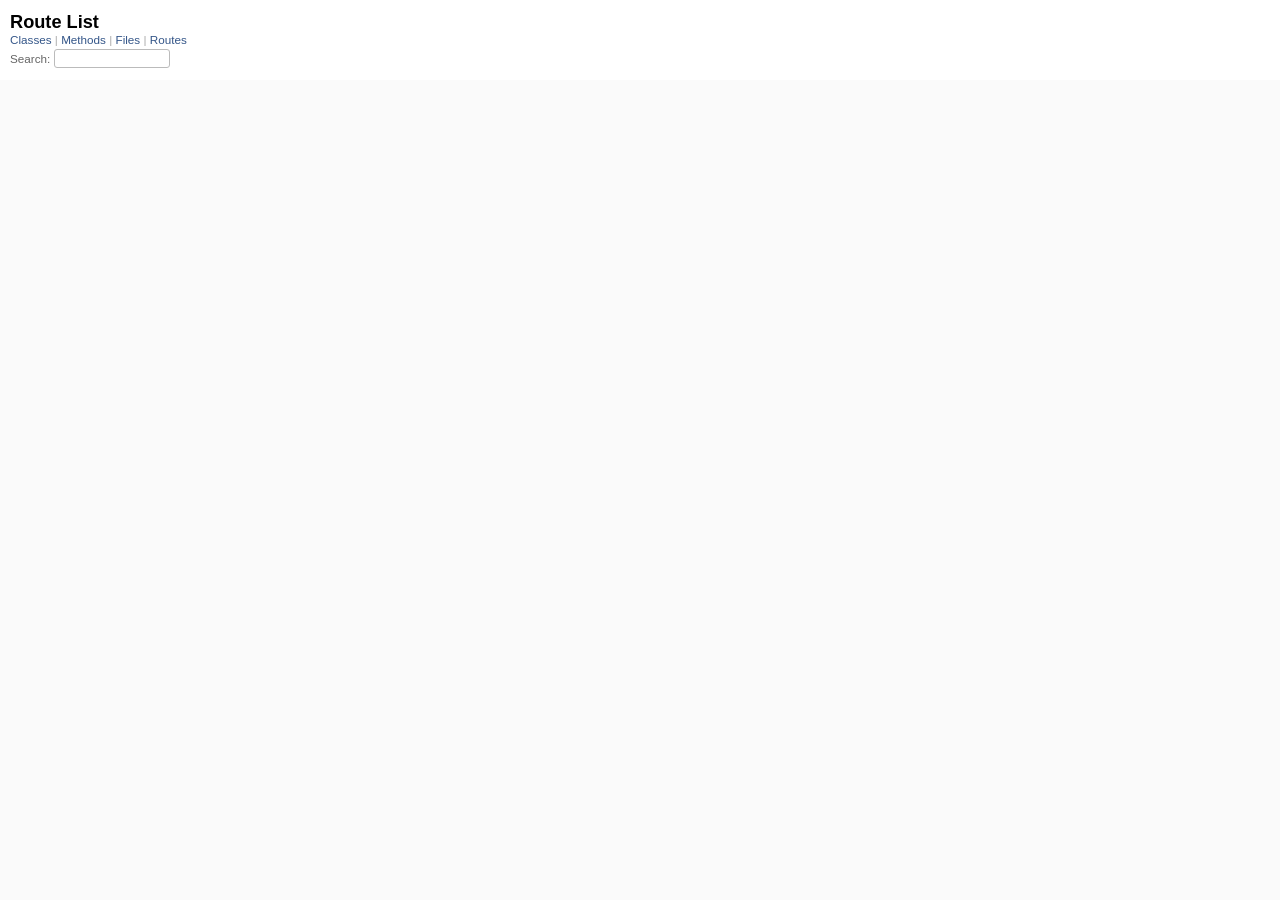
<file: doc/route_list.html>
<!DOCTYPE html>
<html >
  <head>
    <meta name="viewport" content="width=device-width, initial-scale=1.0">
    <meta charset="utf-8">
    
      <link rel="stylesheet" href="css/full_list.css" type="text/css" media="screen">
    
      <link rel="stylesheet" href="css/common.css" type="text/css" media="screen">
    

    
      <script type="text/javascript" charset="utf-8" src="js/jquery.js"></script>
    
      <script type="text/javascript" charset="utf-8" src="js/full_list.js"></script>
    

    <title>Route List</title>
    <base id="base_target" target="_parent">
  </head>
  <body>
    <div id="content">
      <div class="fixed_header">
        <h1 id="full_list_header">Route List</h1>
        <div id="full_list_nav">
          
            <span><a target="_self" href="class_list.html">
              Classes
            </a></span>
          
            <span><a target="_self" href="method_list.html">
              Methods
            </a></span>
          
            <span><a target="_self" href="file_list.html">
              Files
            </a></span>
          
            <span><a target="_self" href="route_list.html">
              Routes
            </a></span>
          
        </div>

        <div id="search">
          <label for="search-class">Search:</label>
          <input id="search-class" type="text">
        </div>
      </div>

      <ul id="full_list" class="class">
        


      </ul>
    </div>
  </body>
</html>
</file>
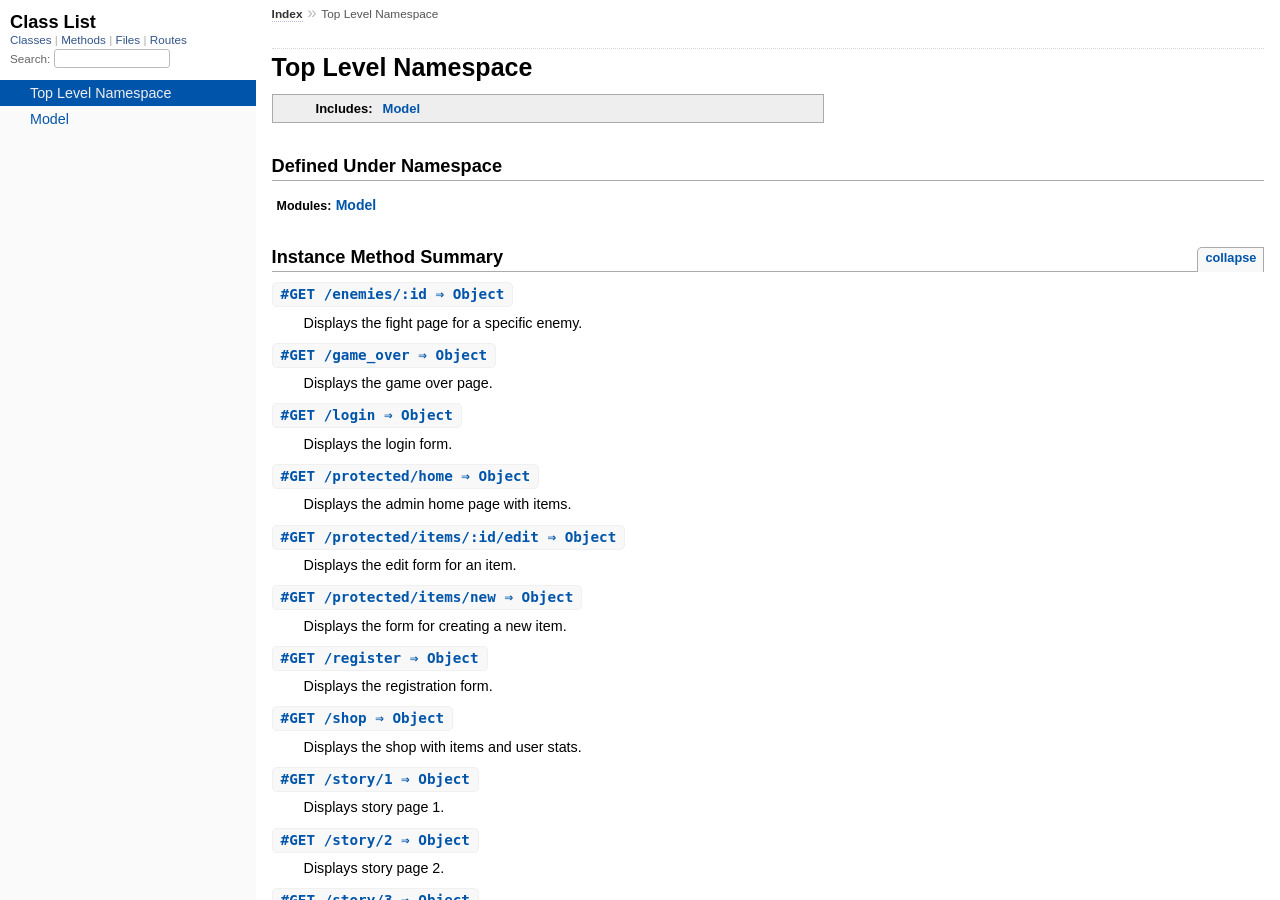
<file: doc/top-level-namespace.html>
<!DOCTYPE html>
<html>
  <head>
    <meta charset="utf-8">
<meta name="viewport" content="width=device-width, initial-scale=1.0">
<title>
  Top Level Namespace
  
    &mdash; Documentation by YARD 0.9.43
  
</title>

  <link rel="stylesheet" href="css/style.css" type="text/css">

  <link rel="stylesheet" href="css/common.css" type="text/css">

<script type="text/javascript">
  pathId = "";
  relpath = '';
</script>


  <script type="text/javascript" charset="utf-8" src="js/jquery.js"></script>

  <script type="text/javascript" charset="utf-8" src="js/app.js"></script>

  <script type="text/javascript" charset="utf-8" src="js/custom.js"></script>


  </head>
  <body>
    <div id="main_progress" aria-hidden="true"></div>

    <div class="nav_wrap">
      <iframe id="nav" src="class_list.html?1"></iframe>
      <div id="resizer"></div>
    </div>

    <div id="main" tabindex="-1">
      <div id="header">
        <div id="menu">
  
    <a href="_index.html">Index</a> &raquo;
    
    
    <span class="title">Top Level Namespace</span>
  
</div>

        <div id="search">
  
    <a class="full_list_link" id="class_list_link"
        href="class_list.html">

        <svg width="24" height="24">
          <rect x="0" y="4" width="24" height="4" rx="1" ry="1"></rect>
          <rect x="0" y="12" width="24" height="4" rx="1" ry="1"></rect>
          <rect x="0" y="20" width="24" height="4" rx="1" ry="1"></rect>
        </svg>
    </a>
  
</div>
        <div class="clear"></div>
      </div>

      <div id="content"><h1>Top Level Namespace
  
  
  
</h1>
<div class="box_info">
  

  
  
  
  
  <dl>
      <dt>Includes:</dt>
      <dd><span class='object_link'><a href="Model.html" title="Model (module)">Model</a></span></dd>
  </dl>
  
  

  

  
</div>

<h2>Defined Under Namespace</h2>
<p class="children">
  
    
      <strong class="modules">Modules:</strong> <span class='object_link'><a href="Model.html" title="Model (module)">Model</a></span>
    
  
    
  
</p>







  
    <h2>
      Instance Method Summary
      <small><a href="#" class="summary_toggle">collapse</a></small>
    </h2>

    <ul class="summary">
      
        <li class="public ">
  <span class="summary_signature">
    
      <a href="top-level-namespace.html#GET__enemies__id-instance_method" title="#GET /enemies/:id (instance method)">#<strong>GET /enemies/:id</strong>  &#x21d2; Object </a>
    

    
  </span>
  
  
  
  
  
  
  

  
    <span class="summary_desc"><div class='inline'><p>Displays the fight page for a specific enemy.</p></div></span>
  
</li>

      
        <li class="public ">
  <span class="summary_signature">
    
      <a href="top-level-namespace.html#GET__game_over-instance_method" title="#GET /game_over (instance method)">#<strong>GET /game_over</strong>  &#x21d2; Object </a>
    

    
  </span>
  
  
  
  
  
  
  

  
    <span class="summary_desc"><div class='inline'><p>Displays the game over page.</p></div></span>
  
</li>

      
        <li class="public ">
  <span class="summary_signature">
    
      <a href="top-level-namespace.html#GET__login-instance_method" title="#GET /login (instance method)">#<strong>GET /login</strong>  &#x21d2; Object </a>
    

    
  </span>
  
  
  
  
  
  
  

  
    <span class="summary_desc"><div class='inline'><p>Displays the login form.</p></div></span>
  
</li>

      
        <li class="public ">
  <span class="summary_signature">
    
      <a href="top-level-namespace.html#GET__protected_home-instance_method" title="#GET /protected/home (instance method)">#<strong>GET /protected/home</strong>  &#x21d2; Object </a>
    

    
  </span>
  
  
  
  
  
  
  

  
    <span class="summary_desc"><div class='inline'><p>Displays the admin home page with items.</p></div></span>
  
</li>

      
        <li class="public ">
  <span class="summary_signature">
    
      <a href="top-level-namespace.html#GET__protected_items__id_edit-instance_method" title="#GET /protected/items/:id/edit (instance method)">#<strong>GET /protected/items/:id/edit</strong>  &#x21d2; Object </a>
    

    
  </span>
  
  
  
  
  
  
  

  
    <span class="summary_desc"><div class='inline'><p>Displays the edit form for an item.</p></div></span>
  
</li>

      
        <li class="public ">
  <span class="summary_signature">
    
      <a href="top-level-namespace.html#GET__protected_items_new-instance_method" title="#GET /protected/items/new (instance method)">#<strong>GET /protected/items/new</strong>  &#x21d2; Object </a>
    

    
  </span>
  
  
  
  
  
  
  

  
    <span class="summary_desc"><div class='inline'><p>Displays the form for creating a new item.</p></div></span>
  
</li>

      
        <li class="public ">
  <span class="summary_signature">
    
      <a href="top-level-namespace.html#GET__register-instance_method" title="#GET /register (instance method)">#<strong>GET /register</strong>  &#x21d2; Object </a>
    

    
  </span>
  
  
  
  
  
  
  

  
    <span class="summary_desc"><div class='inline'><p>Displays the registration form.</p></div></span>
  
</li>

      
        <li class="public ">
  <span class="summary_signature">
    
      <a href="top-level-namespace.html#GET__shop-instance_method" title="#GET /shop (instance method)">#<strong>GET /shop</strong>  &#x21d2; Object </a>
    

    
  </span>
  
  
  
  
  
  
  

  
    <span class="summary_desc"><div class='inline'><p>Displays the shop with items and user stats.</p></div></span>
  
</li>

      
        <li class="public ">
  <span class="summary_signature">
    
      <a href="top-level-namespace.html#GET__story_1-instance_method" title="#GET /story/1 (instance method)">#<strong>GET /story/1</strong>  &#x21d2; Object </a>
    

    
  </span>
  
  
  
  
  
  
  

  
    <span class="summary_desc"><div class='inline'><p>Displays story page 1.</p></div></span>
  
</li>

      
        <li class="public ">
  <span class="summary_signature">
    
      <a href="top-level-namespace.html#GET__story_2-instance_method" title="#GET /story/2 (instance method)">#<strong>GET /story/2</strong>  &#x21d2; Object </a>
    

    
  </span>
  
  
  
  
  
  
  

  
    <span class="summary_desc"><div class='inline'><p>Displays story page 2.</p></div></span>
  
</li>

      
        <li class="public ">
  <span class="summary_signature">
    
      <a href="top-level-namespace.html#GET__story_3-instance_method" title="#GET /story/3 (instance method)">#<strong>GET /story/3</strong>  &#x21d2; Object </a>
    

    
  </span>
  
  
  
  
  
  
  

  
    <span class="summary_desc"><div class='inline'><p>Displays story page 3 with user stats.</p></div></span>
  
</li>

      
        <li class="public ">
  <span class="summary_signature">
    
      <a href="top-level-namespace.html#POST__enemies__id_update-instance_method" title="#POST /enemies/:id/update (instance method)">#<strong>POST /enemies/:id/update</strong>  &#x21d2; Object </a>
    

    
  </span>
  
  
  
  
  
  
  

  
    <span class="summary_desc"><div class='inline'><p>Processes an attack and updates health values.</p></div></span>
  
</li>

      
        <li class="public ">
  <span class="summary_signature">
    
      <a href="top-level-namespace.html#POST__login-instance_method" title="#POST /login (instance method)">#<strong>POST /login</strong>  &#x21d2; Object </a>
    

    
  </span>
  
  
  
  
  
  
  

  
    <span class="summary_desc"><div class='inline'><p>Attempts login with cooldown and redirects to story/1 on success.</p></div></span>
  
</li>

      
        <li class="public ">
  <span class="summary_signature">
    
      <a href="top-level-namespace.html#POST__protected_items-instance_method" title="#POST /protected/items (instance method)">#<strong>POST /protected/items</strong>  &#x21d2; Object </a>
    

    
  </span>
  
  
  
  
  
  
  

  
    <span class="summary_desc"><div class='inline'></div></span>
  
</li>

      
        <li class="public ">
  <span class="summary_signature">
    
      <a href="top-level-namespace.html#POST__protected_items__id_delete-instance_method" title="#POST /protected/items/:id/delete (instance method)">#<strong>POST /protected/items/:id/delete</strong>  &#x21d2; Object </a>
    

    
  </span>
  
  
  
  
  
  
  

  
    <span class="summary_desc"><div class='inline'><p>Deletes an item and redirects to home.</p></div></span>
  
</li>

      
        <li class="public ">
  <span class="summary_signature">
    
      <a href="top-level-namespace.html#POST__protected_items__id_update-instance_method" title="#POST /protected/items/:id/update (instance method)">#<strong>POST /protected/items/:id/update</strong>  &#x21d2; Object </a>
    

    
  </span>
  
  
  
  
  
  
  

  
    <span class="summary_desc"><div class='inline'><p>Updates an item and redirects to home.</p></div></span>
  
</li>

      
        <li class="public ">
  <span class="summary_signature">
    
      <a href="top-level-namespace.html#POST__register_new-instance_method" title="#POST /register/new (instance method)">#<strong>POST /register/new</strong>  &#x21d2; Object </a>
    

    
  </span>
  
  
  
  
  
  
  

  
    <span class="summary_desc"><div class='inline'><p>Registers a new user and redirects to login.</p></div></span>
  
</li>

      
        <li class="public ">
  <span class="summary_signature">
    
      <a href="top-level-namespace.html#POST__shop__id_update-instance_method" title="#POST /shop/:id/update (instance method)">#<strong>POST /shop/:id/update</strong>  &#x21d2; Object </a>
    

    
  </span>
  
  
  
  
  
  
  

  
    <span class="summary_desc"><div class='inline'><p>Processes an item purchase.</p></div></span>
  
</li>

      
    </ul>
    
  


  
  
  
  
  
  
  
  
  
  <h3 class="inherited">Methods included from <span class='object_link'><a href="Model.html" title="Model (module)">Model</a></span></h3>
  <p class="inherited"><span class='object_link'><a href="Model.html#buy_item-instance_method" title="Model#buy_item (method)">#buy_item</a></span>, <span class='object_link'><a href="Model.html#connect_to_db-instance_method" title="Model#connect_to_db (method)">#connect_to_db</a></span>, <span class='object_link'><a href="Model.html#create_items-instance_method" title="Model#create_items (method)">#create_items</a></span>, <span class='object_link'><a href="Model.html#delete_items-instance_method" title="Model#delete_items (method)">#delete_items</a></span>, <span class='object_link'><a href="Model.html#edit_items-instance_method" title="Model#edit_items (method)">#edit_items</a></span>, <span class='object_link'><a href="Model.html#get_item-instance_method" title="Model#get_item (method)">#get_item</a></span>, <span class='object_link'><a href="Model.html#login_user-instance_method" title="Model#login_user (method)">#login_user</a></span>, <span class='object_link'><a href="Model.html#register_admin-instance_method" title="Model#register_admin (method)">#register_admin</a></span>, <span class='object_link'><a href="Model.html#register_user-instance_method" title="Model#register_user (method)">#register_user</a></span>, <span class='object_link'><a href="Model.html#unique_items_checker-instance_method" title="Model#unique_items_checker (method)">#unique_items_checker</a></span>, <span class='object_link'><a href="Model.html#update_enemy_health-instance_method" title="Model#update_enemy_health (method)">#update_enemy_health</a></span>, <span class='object_link'><a href="Model.html#update_items-instance_method" title="Model#update_items (method)">#update_items</a></span>, <span class='object_link'><a href="Model.html#update_user_health-instance_method" title="Model#update_user_health (method)">#update_user_health</a></span></p>


  <div id="instance_method_details" class="method_details_list">
    <h2>Instance Method Details</h2>

    
      <div class="method_details first">
  <h3 class="signature first" id="GET__enemies__id-instance_method">
  
    #<strong>GET /enemies/:id</strong>  &#x21d2; <tt>Object</tt> 
  

  

  
</h3><div class="docstring">
  <div class="discussion">
    <p>Displays the fight page for a specific enemy</p>

  </div>
</div>
<div class="tags">
  <p class="tag_title">Parameters:</p>
<ul class="param">
  
    <li>
      
        <span class='name'>:id</span>
      
      
        <span class='type'>(<tt>Integer</tt>)</span>
      
      
      
        &mdash;
        <div class='inline'><p>The enemy's ID</p></div>
      
    </li>
  
</ul>


  <p class="tag_title">See Also:</p>
  <ul class="see">
    
      <li><span class='object_link'><a href="Model.html#update_user_health-instance_method" title="Model#update_user_health (method)">Model#update_user_health</a></span></li>
    
      <li><span class='object_link'><a href="Model.html#update_enemy_health-instance_method" title="Model#update_enemy_health (method)">Model#update_enemy_health</a></span></li>
    
  </ul>



</div><table class="source_code">
  <tr>
    <td>
      <pre class="lines">


310
311
312
313
314
315
316
317
318
319
320
321
322
323
324
325
326
327
328</pre>
    </td>
    <td>
      <pre class="code"><span class="info file"># File 'app.rb', line 310</span>

<span class='id identifier rubyid_get'>get</span><span class='lparen'>(</span><span class='tstring'><span class='tstring_beg'>&#39;</span><span class='tstring_content'>/enemies/:id</span><span class='tstring_end'>&#39;</span></span><span class='rparen'>)</span> <span class='kw'>do</span>
  <span class='id identifier rubyid_id'>id</span> <span class='op'>=</span> <span class='id identifier rubyid_params'>params</span><span class='lbracket'>[</span><span class='symbol'>:id</span><span class='rbracket'>]</span><span class='period'>.</span><span class='id identifier rubyid_to_i'>to_i</span>
  <span class='id identifier rubyid_user_id'>user_id</span> <span class='op'>=</span> <span class='id identifier rubyid_session'>session</span><span class='lbracket'>[</span><span class='symbol'>:id</span><span class='rbracket'>]</span>
  <span class='ivar'>@enemiesData</span><span class='comma'>,</span> <span class='ivar'>@itemsData</span><span class='op'>=</span><span class='id identifier rubyid_damage_data'>damage_data</span><span class='lparen'>(</span><span class='id identifier rubyid_params'>params</span><span class='lbracket'>[</span><span class='symbol'>:id</span><span class='rbracket'>]</span><span class='period'>.</span><span class='id identifier rubyid_to_i'>to_i</span><span class='rparen'>)</span>
  <span class='ivar'>@itemsDamg</span> <span class='op'>=</span> <span class='ivar'>@itemsData</span><span class='lbracket'>[</span><span class='int'>0</span><span class='rbracket'>]</span><span class='lbracket'>[</span><span class='tstring'><span class='tstring_beg'>&quot;</span><span class='tstring_content'>damage</span><span class='tstring_end'>&quot;</span></span><span class='rbracket'>]</span>
  <span class='ivar'>@usersInventory</span><span class='comma'>,</span> <span class='ivar'>@userStats</span><span class='op'>=</span><span class='id identifier rubyid_stats_inventory'>stats_inventory</span><span class='lparen'>(</span><span class='id identifier rubyid_session'>session</span><span class='lbracket'>[</span><span class='symbol'>:id</span><span class='rbracket'>]</span><span class='period'>.</span><span class='id identifier rubyid_to_i'>to_i</span><span class='rparen'>)</span>

   <span class='kw'>if</span> <span class='ivar'>@userStats</span><span class='lbracket'>[</span><span class='int'>0</span><span class='rbracket'>]</span><span class='lbracket'>[</span><span class='tstring'><span class='tstring_beg'>&quot;</span><span class='tstring_content'>health</span><span class='tstring_end'>&quot;</span></span><span class='rbracket'>]</span> <span class='op'>&lt;=</span> <span class='int'>0</span>
      <span class='id identifier rubyid_redirect'>redirect</span><span class='lparen'>(</span><span class='tstring'><span class='tstring_beg'>&quot;</span><span class='tstring_content'>/game_over</span><span class='tstring_end'>&quot;</span></span><span class='rparen'>)</span>
  <span class='kw'>end</span>
  
  <span class='kw'>if</span> <span class='ivar'>@enemiesData</span><span class='lbracket'>[</span><span class='int'>0</span><span class='rbracket'>]</span><span class='lbracket'>[</span><span class='tstring'><span class='tstring_beg'>&quot;</span><span class='tstring_content'>health</span><span class='tstring_end'>&quot;</span></span><span class='rbracket'>]</span> <span class='op'>&lt;=</span> <span class='int'>0</span>
    <span class='id identifier rubyid_redirect'>redirect</span><span class='lparen'>(</span><span class='tstring'><span class='tstring_beg'>&quot;</span><span class='tstring_content'>story/3</span><span class='tstring_end'>&quot;</span></span><span class='rparen'>)</span>
  <span class='kw'>end</span>

 

  <span class='id identifier rubyid_slim'>slim</span><span class='lparen'>(</span><span class='symbol'>:fight</span><span class='rparen'>)</span>
<span class='kw'>end</span></pre>
    </td>
  </tr>
</table>
</div>
    
      <div class="method_details ">
  <h3 class="signature " id="GET__game_over-instance_method">
  
    #<strong>GET /game_over</strong>  &#x21d2; <tt>Object</tt> 
  

  

  
</h3><div class="docstring">
  <div class="discussion">
    <p>Displays the game over page</p>

  </div>
</div>
<div class="tags">
  



</div><table class="source_code">
  <tr>
    <td>
      <pre class="lines">


353
354
355</pre>
    </td>
    <td>
      <pre class="code"><span class="info file"># File 'app.rb', line 353</span>

<span class='id identifier rubyid_get'>get</span><span class='lparen'>(</span><span class='tstring'><span class='tstring_beg'>&quot;</span><span class='tstring_content'>/game_over</span><span class='tstring_end'>&quot;</span></span><span class='rparen'>)</span> <span class='kw'>do</span>
  <span class='id identifier rubyid_slim'>slim</span><span class='lparen'>(</span><span class='symbol'>:gameOver</span><span class='rparen'>)</span>
<span class='kw'>end</span></pre>
    </td>
  </tr>
</table>
</div>
    
      <div class="method_details ">
  <h3 class="signature " id="GET__login-instance_method">
  
    #<strong>GET /login</strong>  &#x21d2; <tt>Object</tt> 
  

  

  
</h3><div class="docstring">
  <div class="discussion">
    <p>Displays the login form</p>

  </div>
</div>
<div class="tags">
  



</div><table class="source_code">
  <tr>
    <td>
      <pre class="lines">


117
118
119</pre>
    </td>
    <td>
      <pre class="code"><span class="info file"># File 'app.rb', line 117</span>

<span class='id identifier rubyid_get'>get</span><span class='lparen'>(</span><span class='tstring'><span class='tstring_beg'>&quot;</span><span class='tstring_content'>/login</span><span class='tstring_end'>&quot;</span></span><span class='rparen'>)</span> <span class='kw'>do</span>
  <span class='id identifier rubyid_slim'>slim</span><span class='lparen'>(</span><span class='symbol'>:login</span><span class='rparen'>)</span>
<span class='kw'>end</span></pre>
    </td>
  </tr>
</table>
</div>
    
      <div class="method_details ">
  <h3 class="signature " id="GET__protected_home-instance_method">
  
    #<strong>GET /protected/home</strong>  &#x21d2; <tt>Object</tt> 
  

  

  
</h3><div class="docstring">
  <div class="discussion">
    <p>Displays the admin home page with items</p>

  </div>
</div>
<div class="tags">
  



</div><table class="source_code">
  <tr>
    <td>
      <pre class="lines">


233
234
235
236
237</pre>
    </td>
    <td>
      <pre class="code"><span class="info file"># File 'app.rb', line 233</span>

<span class='id identifier rubyid_get'>get</span><span class='lparen'>(</span><span class='tstring'><span class='tstring_beg'>&#39;</span><span class='tstring_content'>/protected/home</span><span class='tstring_end'>&#39;</span></span><span class='rparen'>)</span> <span class='kw'>do</span>
  <span class='id identifier rubyid_db'>db</span> <span class='op'>=</span> <span class='id identifier rubyid_connect_to_db'><span class='object_link'><a href="Model.html#connect_to_db-instance_method" title="Model#connect_to_db (method)">connect_to_db</a></span></span><span class='lparen'>(</span><span class='tstring'><span class='tstring_beg'>&#39;</span><span class='tstring_content'>db/databas.db</span><span class='tstring_end'>&#39;</span></span><span class='rparen'>)</span>
  <span class='ivar'>@enemiesData</span><span class='comma'>,</span> <span class='ivar'>@itemsData</span><span class='op'>=</span><span class='id identifier rubyid_damage_data'>damage_data</span><span class='lparen'>(</span><span class='id identifier rubyid_params'>params</span><span class='lbracket'>[</span><span class='symbol'>:enemyId</span><span class='rbracket'>]</span><span class='rparen'>)</span>
  <span class='id identifier rubyid_slim'>slim</span><span class='lparen'>(</span><span class='symbol'>:index</span><span class='rparen'>)</span> 
<span class='kw'>end</span></pre>
    </td>
  </tr>
</table>
</div>
    
      <div class="method_details ">
  <h3 class="signature " id="GET__protected_items__id_edit-instance_method">
  
    #<strong>GET /protected/items/:id/edit</strong>  &#x21d2; <tt>Object</tt> 
  

  

  
</h3><div class="docstring">
  <div class="discussion">
    <p>Displays the edit form for an item</p>

  </div>
</div>
<div class="tags">
  <p class="tag_title">Parameters:</p>
<ul class="param">
  
    <li>
      
        <span class='name'>:id</span>
      
      
        <span class='type'>(<tt>Integer</tt>)</span>
      
      
      
        &mdash;
        <div class='inline'><p>The item's ID</p></div>
      
    </li>
  
</ul>


  <p class="tag_title">See Also:</p>
  <ul class="see">
    
      <li><span class='object_link'><a href="Model.html#edit_items-instance_method" title="Model#edit_items (method)">Model#edit_items</a></span></li>
    
  </ul>



</div><table class="source_code">
  <tr>
    <td>
      <pre class="lines">


269
270
271
272
273
274
275</pre>
    </td>
    <td>
      <pre class="code"><span class="info file"># File 'app.rb', line 269</span>

<span class='id identifier rubyid_get'>get</span><span class='lparen'>(</span><span class='tstring'><span class='tstring_beg'>&#39;</span><span class='tstring_content'>/protected/items/:id/edit</span><span class='tstring_end'>&#39;</span></span><span class='rparen'>)</span> <span class='kw'>do</span>
  
  <span class='id identifier rubyid_db'>db</span> <span class='op'>=</span> <span class='id identifier rubyid_connect_to_db'><span class='object_link'><a href="Model.html#connect_to_db-instance_method" title="Model#connect_to_db (method)">connect_to_db</a></span></span><span class='lparen'>(</span><span class='tstring'><span class='tstring_beg'>&#39;</span><span class='tstring_content'>db/databas.db</span><span class='tstring_end'>&#39;</span></span><span class='rparen'>)</span>
  <span class='id identifier rubyid_id'>id</span> <span class='op'>=</span> <span class='id identifier rubyid_params'>params</span><span class='lbracket'>[</span><span class='symbol'>:id</span><span class='rbracket'>]</span><span class='period'>.</span><span class='id identifier rubyid_to_i'>to_i</span>
  <span class='id identifier rubyid_edit_items'><span class='object_link'><a href="Model.html#edit_items-instance_method" title="Model#edit_items (method)">edit_items</a></span></span><span class='lparen'>(</span><span class='id identifier rubyid_id'>id</span><span class='rparen'>)</span>
  <span class='id identifier rubyid_slim'>slim</span><span class='lparen'>(</span><span class='symbol'>:edit</span><span class='rparen'>)</span>
<span class='kw'>end</span></pre>
    </td>
  </tr>
</table>
</div>
    
      <div class="method_details ">
  <h3 class="signature " id="GET__protected_items_new-instance_method">
  
    #<strong>GET /protected/items/new</strong>  &#x21d2; <tt>Object</tt> 
  

  

  
</h3><div class="docstring">
  <div class="discussion">
    <p>Displays the form for creating a new item</p>

  </div>
</div>
<div class="tags">
  



</div><table class="source_code">
  <tr>
    <td>
      <pre class="lines">


241
242
243</pre>
    </td>
    <td>
      <pre class="code"><span class="info file"># File 'app.rb', line 241</span>

<span class='id identifier rubyid_get'>get</span><span class='lparen'>(</span><span class='tstring'><span class='tstring_beg'>&#39;</span><span class='tstring_content'>/protected/items/new</span><span class='tstring_end'>&#39;</span></span><span class='rparen'>)</span> <span class='kw'>do</span> 
  <span class='id identifier rubyid_slim'>slim</span><span class='lparen'>(</span><span class='symbol'>:new</span><span class='rparen'>)</span>
<span class='kw'>end</span></pre>
    </td>
  </tr>
</table>
</div>
    
      <div class="method_details ">
  <h3 class="signature " id="GET__register-instance_method">
  
    #<strong>GET /register</strong>  &#x21d2; <tt>Object</tt> 
  

  

  
</h3><div class="docstring">
  <div class="discussion">
    <p>Displays the registration form</p>

  </div>
</div>
<div class="tags">
  



</div><table class="source_code">
  <tr>
    <td>
      <pre class="lines">


75
76
77</pre>
    </td>
    <td>
      <pre class="code"><span class="info file"># File 'app.rb', line 75</span>

<span class='id identifier rubyid_get'>get</span><span class='lparen'>(</span><span class='tstring'><span class='tstring_beg'>&quot;</span><span class='tstring_content'>/register</span><span class='tstring_end'>&quot;</span></span><span class='rparen'>)</span> <span class='kw'>do</span>
  <span class='id identifier rubyid_slim'>slim</span><span class='lparen'>(</span><span class='symbol'>:register</span><span class='rparen'>)</span>
<span class='kw'>end</span></pre>
    </td>
  </tr>
</table>
</div>
    
      <div class="method_details ">
  <h3 class="signature " id="GET__shop-instance_method">
  
    #<strong>GET /shop</strong>  &#x21d2; <tt>Object</tt> 
  

  

  
</h3><div class="docstring">
  <div class="discussion">
    <p>Displays the shop with items and user stats</p>

  </div>
</div>
<div class="tags">
  



</div><table class="source_code">
  <tr>
    <td>
      <pre class="lines">


359
360
361
362
363
364
365
366</pre>
    </td>
    <td>
      <pre class="code"><span class="info file"># File 'app.rb', line 359</span>

<span class='id identifier rubyid_get'>get</span><span class='lparen'>(</span><span class='tstring'><span class='tstring_beg'>&quot;</span><span class='tstring_content'>/shop</span><span class='tstring_end'>&quot;</span></span><span class='rparen'>)</span> <span class='kw'>do</span>

  <span class='ivar'>@usersData</span> <span class='op'>=</span> <span class='id identifier rubyid_user_data'>user_data</span><span class='lparen'>(</span><span class='id identifier rubyid_session'>session</span><span class='lbracket'>[</span><span class='symbol'>:id</span><span class='rbracket'>]</span><span class='rparen'>)</span>
  <span class='ivar'>@itemsData</span> <span class='op'>=</span> <span class='id identifier rubyid_item_data'>item_data</span><span class='lparen'>(</span><span class='rparen'>)</span>
  <span class='ivar'>@usersInventory</span><span class='comma'>,</span> <span class='ivar'>@userStats</span><span class='op'>=</span><span class='id identifier rubyid_stats_inventory'>stats_inventory</span><span class='lparen'>(</span><span class='id identifier rubyid_session'>session</span><span class='lbracket'>[</span><span class='symbol'>:id</span><span class='rbracket'>]</span><span class='period'>.</span><span class='id identifier rubyid_to_i'>to_i</span><span class='rparen'>)</span>

  <span class='id identifier rubyid_slim'>slim</span><span class='lparen'>(</span><span class='symbol'>:shop</span><span class='rparen'>)</span>
<span class='kw'>end</span></pre>
    </td>
  </tr>
</table>
</div>
    
      <div class="method_details ">
  <h3 class="signature " id="GET__story_1-instance_method">
  
    #<strong>GET /story/1</strong>  &#x21d2; <tt>Object</tt> 
  

  

  
</h3><div class="docstring">
  <div class="discussion">
    <p>Displays story page 1</p>

  </div>
</div>
<div class="tags">
  



</div><table class="source_code">
  <tr>
    <td>
      <pre class="lines">


187
188
189
190
191
192
193</pre>
    </td>
    <td>
      <pre class="code"><span class="info file"># File 'app.rb', line 187</span>

<span class='id identifier rubyid_get'>get</span><span class='lparen'>(</span><span class='tstring'><span class='tstring_beg'>&#39;</span><span class='tstring_content'>/story/1</span><span class='tstring_end'>&#39;</span></span><span class='rparen'>)</span> <span class='kw'>do</span>

  <span class='id identifier rubyid_db'>db</span> <span class='op'>=</span> <span class='id identifier rubyid_connect_to_db'><span class='object_link'><a href="Model.html#connect_to_db-instance_method" title="Model#connect_to_db (method)">connect_to_db</a></span></span><span class='lparen'>(</span><span class='tstring'><span class='tstring_beg'>&#39;</span><span class='tstring_content'>db/databas.db</span><span class='tstring_end'>&#39;</span></span><span class='rparen'>)</span>
  <span class='ivar'>@usersInventory</span><span class='comma'>,</span> <span class='ivar'>@userStats</span><span class='op'>=</span><span class='id identifier rubyid_stats_inventory'>stats_inventory</span><span class='lparen'>(</span><span class='id identifier rubyid_session'>session</span><span class='lbracket'>[</span><span class='symbol'>:id</span><span class='rbracket'>]</span><span class='period'>.</span><span class='id identifier rubyid_to_i'>to_i</span><span class='rparen'>)</span>
  
  <span class='id identifier rubyid_slim'>slim</span><span class='lparen'>(</span><span class='symbol'>:&quot;story/story_1&quot;</span><span class='rparen'>)</span>
<span class='kw'>end</span></pre>
    </td>
  </tr>
</table>
</div>
    
      <div class="method_details ">
  <h3 class="signature " id="GET__story_2-instance_method">
  
    #<strong>GET /story/2</strong>  &#x21d2; <tt>Object</tt> 
  

  

  
</h3><div class="docstring">
  <div class="discussion">
    <p>Displays story page 2</p>

  </div>
</div>
<div class="tags">
  



</div><table class="source_code">
  <tr>
    <td>
      <pre class="lines">


197
198
199
200
201</pre>
    </td>
    <td>
      <pre class="code"><span class="info file"># File 'app.rb', line 197</span>

<span class='id identifier rubyid_get'>get</span><span class='lparen'>(</span><span class='tstring'><span class='tstring_beg'>&#39;</span><span class='tstring_content'>/story/2</span><span class='tstring_end'>&#39;</span></span><span class='rparen'>)</span> <span class='kw'>do</span>

  <span class='id identifier rubyid_slim'>slim</span><span class='lparen'>(</span><span class='symbol'>:&quot;story/story_2&quot;</span><span class='rparen'>)</span>

<span class='kw'>end</span></pre>
    </td>
  </tr>
</table>
</div>
    
      <div class="method_details ">
  <h3 class="signature " id="GET__story_3-instance_method">
  
    #<strong>GET /story/3</strong>  &#x21d2; <tt>Object</tt> 
  

  

  
</h3><div class="docstring">
  <div class="discussion">
    <p>Displays story page 3 with user stats</p>

  </div>
</div>
<div class="tags">
  



</div><table class="source_code">
  <tr>
    <td>
      <pre class="lines">


205
206
207
208
209
210</pre>
    </td>
    <td>
      <pre class="code"><span class="info file"># File 'app.rb', line 205</span>

<span class='id identifier rubyid_get'>get</span><span class='lparen'>(</span><span class='tstring'><span class='tstring_beg'>&#39;</span><span class='tstring_content'>/story/3</span><span class='tstring_end'>&#39;</span></span><span class='rparen'>)</span> <span class='kw'>do</span>
  <span class='ivar'>@usersInventory</span><span class='comma'>,</span> <span class='ivar'>@userStats</span><span class='op'>=</span><span class='id identifier rubyid_stats_inventory'>stats_inventory</span><span class='lparen'>(</span><span class='id identifier rubyid_session'>session</span><span class='lbracket'>[</span><span class='symbol'>:id</span><span class='rbracket'>]</span><span class='period'>.</span><span class='id identifier rubyid_to_i'>to_i</span><span class='rparen'>)</span>

  <span class='id identifier rubyid_slim'>slim</span><span class='lparen'>(</span><span class='symbol'>:&quot;story/story_3&quot;</span><span class='rparen'>)</span>

<span class='kw'>end</span></pre>
    </td>
  </tr>
</table>
</div>
    
      <div class="method_details ">
  <h3 class="signature " id="POST__enemies__id_update-instance_method">
  
    #<strong>POST /enemies/:id/update</strong>  &#x21d2; <tt>Object</tt> 
  

  

  
</h3><div class="docstring">
  <div class="discussion">
    <p>Processes an attack and updates health values</p>

  </div>
</div>
<div class="tags">
  <p class="tag_title">Parameters:</p>
<ul class="param">
  
    <li>
      
        <span class='name'>:id</span>
      
      
        <span class='type'>(<tt>Integer</tt>)</span>
      
      
      
        &mdash;
        <div class='inline'><p>The enemy's ID</p></div>
      
    </li>
  
    <li>
      
        <span class='name'>itemsDamage</span>
      
      
        <span class='type'>(<tt>Integer</tt>)</span>
      
      
      
        &mdash;
        <div class='inline'><p>The damage of the selected item</p></div>
      
    </li>
  
    <li>
      
        <span class='name'>enemyDamage</span>
      
      
        <span class='type'>(<tt>Integer</tt>)</span>
      
      
      
        &mdash;
        <div class='inline'><p>The damage of the enemy</p></div>
      
    </li>
  
</ul>


  <p class="tag_title">See Also:</p>
  <ul class="see">
    
      <li><span class='object_link'><a href="Model.html#update_user_health-instance_method" title="Model#update_user_health (method)">Model#update_user_health</a></span></li>
    
      <li><span class='object_link'><a href="Model.html#update_enemy_health-instance_method" title="Model#update_enemy_health (method)">Model#update_enemy_health</a></span></li>
    
  </ul>



</div><table class="source_code">
  <tr>
    <td>
      <pre class="lines">


338
339
340
341
342
343
344
345
346
347
348
349</pre>
    </td>
    <td>
      <pre class="code"><span class="info file"># File 'app.rb', line 338</span>

<span class='id identifier rubyid_post'>post</span><span class='lparen'>(</span><span class='tstring'><span class='tstring_beg'>&quot;</span><span class='tstring_content'>/enemies/:id/update</span><span class='tstring_end'>&quot;</span></span><span class='rparen'>)</span> <span class='kw'>do</span>
  <span class='id identifier rubyid_id'>id</span> <span class='op'>=</span> <span class='id identifier rubyid_params'>params</span><span class='lbracket'>[</span><span class='symbol'>:id</span><span class='rbracket'>]</span><span class='period'>.</span><span class='id identifier rubyid_to_i'>to_i</span>
  <span class='id identifier rubyid_db'>db</span> <span class='op'>=</span> <span class='id identifier rubyid_connect_to_db'><span class='object_link'><a href="Model.html#connect_to_db-instance_method" title="Model#connect_to_db (method)">connect_to_db</a></span></span><span class='lparen'>(</span><span class='tstring'><span class='tstring_beg'>&#39;</span><span class='tstring_content'>db/databas.db</span><span class='tstring_end'>&#39;</span></span><span class='rparen'>)</span>
  <span class='ivar'>@enemiesData</span><span class='comma'>,</span> <span class='ivar'>@itemsData</span><span class='op'>=</span><span class='id identifier rubyid_damage_data'>damage_data</span><span class='lparen'>(</span><span class='id identifier rubyid_params'>params</span><span class='lbracket'>[</span><span class='symbol'>:id</span><span class='rbracket'>]</span><span class='period'>.</span><span class='id identifier rubyid_to_i'>to_i</span><span class='rparen'>)</span>
  <span class='ivar'>@enemiesData</span><span class='comma'>,</span> <span class='ivar'>@itemsData</span><span class='op'>=</span><span class='id identifier rubyid_damage_data'>damage_data</span><span class='lparen'>(</span><span class='id identifier rubyid_params'>params</span><span class='lbracket'>[</span><span class='symbol'>:id</span><span class='rbracket'>]</span><span class='period'>.</span><span class='id identifier rubyid_to_i'>to_i</span><span class='rparen'>)</span>
  <span class='ivar'>@itemsDamg</span> <span class='op'>=</span> <span class='ivar'>@itemsData</span><span class='lbracket'>[</span><span class='int'>0</span><span class='rbracket'>]</span><span class='lbracket'>[</span><span class='tstring'><span class='tstring_beg'>&quot;</span><span class='tstring_content'>damage</span><span class='tstring_end'>&quot;</span></span><span class='rbracket'>]</span>

  <span class='id identifier rubyid_update_user_health'><span class='object_link'><a href="Model.html#update_user_health-instance_method" title="Model#update_user_health (method)">update_user_health</a></span></span><span class='lparen'>(</span><span class='id identifier rubyid_params'>params</span><span class='lbracket'>[</span><span class='symbol'>:enemyDamage</span><span class='rbracket'>]</span><span class='period'>.</span><span class='id identifier rubyid_to_i'>to_i</span><span class='comma'>,</span><span class='id identifier rubyid_session'>session</span><span class='lbracket'>[</span><span class='symbol'>:id</span><span class='rbracket'>]</span> <span class='rparen'>)</span>
  <span class='id identifier rubyid_update_enemy_health'><span class='object_link'><a href="Model.html#update_enemy_health-instance_method" title="Model#update_enemy_health (method)">update_enemy_health</a></span></span><span class='lparen'>(</span><span class='id identifier rubyid_params'>params</span><span class='lbracket'>[</span><span class='symbol'>:itemsDamage</span><span class='rbracket'>]</span><span class='period'>.</span><span class='id identifier rubyid_to_i'>to_i</span><span class='comma'>,</span> <span class='id identifier rubyid_id'>id</span><span class='rparen'>)</span>

  <span class='id identifier rubyid_redirect'>redirect</span><span class='lparen'>(</span><span class='tstring'><span class='tstring_beg'>&quot;</span><span class='tstring_content'>/enemies/</span><span class='embexpr_beg'>#{</span><span class='id identifier rubyid_id'>id</span><span class='embexpr_end'>}</span><span class='tstring_end'>&quot;</span></span><span class='rparen'>)</span>
<span class='kw'>end</span></pre>
    </td>
  </tr>
</table>
</div>
    
      <div class="method_details ">
  <h3 class="signature " id="POST__login-instance_method">
  
    #<strong>POST /login</strong>  &#x21d2; <tt>Object</tt> 
  

  

  
</h3><div class="docstring">
  <div class="discussion">
    <p>Attempts login with cooldown and redirects to story/1 on success</p>

  </div>
</div>
<div class="tags">
  <p class="tag_title">Parameters:</p>
<ul class="param">
  
    <li>
      
        <span class='name'>username</span>
      
      
        <span class='type'>(<tt>String</tt>)</span>
      
      
      
        &mdash;
        <div class='inline'><p>The user's username</p></div>
      
    </li>
  
    <li>
      
        <span class='name'>password</span>
      
      
        <span class='type'>(<tt>String</tt>)</span>
      
      
      
        &mdash;
        <div class='inline'><p>The user's password</p></div>
      
    </li>
  
</ul>


  <p class="tag_title">See Also:</p>
  <ul class="see">
    
      <li><span class='object_link'><a href="Model.html#login_user-instance_method" title="Model#login_user (method)">Model#login_user</a></span></li>
    
  </ul>



</div><table class="source_code">
  <tr>
    <td>
      <pre class="lines">


127
128
129
130
131
132
133
134
135
136
137
138
139
140
141
142
143
144
145
146
147
148
149
150
151
152
153
154
155
156
157
158
159
160
161
162
163
164
165
166
167
168
169
170
171
172
173
174
175
176
177
178
179
180
181
182
183</pre>
    </td>
    <td>
      <pre class="code"><span class="info file"># File 'app.rb', line 127</span>

<span class='id identifier rubyid_post'>post</span><span class='lparen'>(</span><span class='tstring'><span class='tstring_beg'>&quot;</span><span class='tstring_content'>/login</span><span class='tstring_end'>&quot;</span></span><span class='rparen'>)</span> <span class='kw'>do</span>
  <span class='id identifier rubyid_username'>username</span><span class='op'>=</span> <span class='id identifier rubyid_params'>params</span><span class='lbracket'>[</span><span class='symbol'>:username</span><span class='rbracket'>]</span>
  <span class='id identifier rubyid_password'>password</span><span class='op'>=</span> <span class='id identifier rubyid_params'>params</span><span class='lbracket'>[</span><span class='symbol'>:password</span><span class='rbracket'>]</span>
  
  <span class='id identifier rubyid_db'>db</span> <span class='op'>=</span> <span class='id identifier rubyid_connect_to_db'><span class='object_link'><a href="Model.html#connect_to_db-instance_method" title="Model#connect_to_db (method)">connect_to_db</a></span></span><span class='lparen'>(</span><span class='tstring'><span class='tstring_beg'>&#39;</span><span class='tstring_content'>db/databas.db</span><span class='tstring_end'>&#39;</span></span><span class='rparen'>)</span>
  <span class='id identifier rubyid_userExistCheck'>userExistCheck</span> <span class='op'>=</span> <span class='id identifier rubyid_db'>db</span><span class='period'>.</span><span class='id identifier rubyid_execute'>execute</span><span class='lparen'>(</span><span class='tstring'><span class='tstring_beg'>&quot;</span><span class='tstring_content'>SELECT * FROM users WHERE username = ?</span><span class='tstring_end'>&quot;</span></span><span class='comma'>,</span><span class='lbracket'>[</span><span class='id identifier rubyid_username'>username</span><span class='rbracket'>]</span><span class='rparen'>)</span><span class='period'>.</span><span class='id identifier rubyid_first'>first</span>

  <span class='kw'>if</span> <span class='id identifier rubyid_session'>session</span><span class='lbracket'>[</span><span class='symbol'>:wrong_time</span><span class='rbracket'>]</span> <span class='op'>==</span> <span class='kw'>nil</span>
        <span class='kw'>if</span> <span class='lparen'>(</span><span class='id identifier rubyid_userExistCheck'>userExistCheck</span> <span class='op'>!=</span> <span class='kw'>nil</span><span class='rparen'>)</span>
      <span class='id identifier rubyid_pwd_digest'>pwd_digest</span><span class='comma'>,</span> <span class='id identifier rubyid_id'>id</span> <span class='op'>=</span> <span class='id identifier rubyid_login_user'><span class='object_link'><a href="Model.html#login_user-instance_method" title="Model#login_user (method)">login_user</a></span></span><span class='lparen'>(</span><span class='id identifier rubyid_username'>username</span><span class='comma'>,</span> <span class='id identifier rubyid_password'>password</span><span class='rparen'>)</span>

      <span class='kw'>if</span> <span class='const'>BCrypt</span><span class='op'>::</span><span class='const'>Password</span><span class='period'>.</span><span class='id identifier rubyid_new'>new</span><span class='lparen'>(</span><span class='id identifier rubyid_pwd_digest'>pwd_digest</span><span class='rparen'>)</span><span class='op'>==</span><span class='id identifier rubyid_password'>password</span>
        <span class='id identifier rubyid_session'>session</span><span class='lbracket'>[</span><span class='symbol'>:id</span><span class='rbracket'>]</span> <span class='op'>=</span> <span class='id identifier rubyid_id'>id</span> 
        <span class='id identifier rubyid_redirect'>redirect</span><span class='lparen'>(</span><span class='tstring'><span class='tstring_beg'>&quot;</span><span class='tstring_content'>/story/1</span><span class='tstring_end'>&quot;</span></span><span class='rparen'>)</span>
      <span class='kw'>else</span>  
        <span class='id identifier rubyid_flash'>flash</span><span class='lbracket'>[</span><span class='symbol'>:wrong_password</span><span class='rbracket'>]</span> <span class='op'>=</span> <span class='tstring'><span class='tstring_beg'>&quot;</span><span class='tstring_content'>Fel lösenord :C womp womp</span><span class='tstring_end'>&quot;</span></span>
        <span class='id identifier rubyid_session'>session</span><span class='lbracket'>[</span><span class='symbol'>:wrong_time</span><span class='rbracket'>]</span> <span class='op'>=</span> <span class='const'>Time</span><span class='period'>.</span><span class='id identifier rubyid_now'>now</span>
        <span class='id identifier rubyid_p'>p</span> <span class='tstring'><span class='tstring_beg'>&quot;</span><span class='embexpr_beg'>#{</span><span class='id identifier rubyid_session'>session</span><span class='lbracket'>[</span><span class='symbol'>:wrong_time</span><span class='rbracket'>]</span><span class='embexpr_end'>}</span><span class='tstring_end'>&quot;</span></span>
        <span class='id identifier rubyid_redirect'>redirect</span><span class='lparen'>(</span><span class='tstring'><span class='tstring_beg'>&quot;</span><span class='tstring_content'>/login</span><span class='tstring_end'>&quot;</span></span><span class='rparen'>)</span>
      <span class='kw'>end</span>

    <span class='kw'>else</span> 
      <span class='id identifier rubyid_flash'>flash</span><span class='lbracket'>[</span><span class='symbol'>:user_not_exist</span><span class='rbracket'>]</span> <span class='op'>=</span> <span class='tstring'><span class='tstring_beg'>&quot;</span><span class='tstring_content'>användaren finns inte! 🤯</span><span class='tstring_end'>&quot;</span></span>
      <span class='id identifier rubyid_session'>session</span><span class='lbracket'>[</span><span class='symbol'>:wrong_time</span><span class='rbracket'>]</span> <span class='op'>=</span> <span class='const'>Time</span><span class='period'>.</span><span class='id identifier rubyid_now'>now</span>
      <span class='id identifier rubyid_p'>p</span> <span class='tstring'><span class='tstring_beg'>&quot;</span><span class='embexpr_beg'>#{</span><span class='id identifier rubyid_session'>session</span><span class='lbracket'>[</span><span class='symbol'>:wrong_time</span><span class='rbracket'>]</span><span class='embexpr_end'>}</span><span class='tstring_end'>&quot;</span></span>
      <span class='id identifier rubyid_redirect'>redirect</span><span class='lparen'>(</span><span class='tstring'><span class='tstring_beg'>&quot;</span><span class='tstring_content'>/login</span><span class='tstring_end'>&quot;</span></span><span class='rparen'>)</span>

    <span class='kw'>end</span>
  <span class='kw'>elsif</span> <span class='lparen'>(</span><span class='lparen'>(</span><span class='const'>Time</span><span class='period'>.</span><span class='id identifier rubyid_now'>now</span> <span class='op'>-</span> <span class='id identifier rubyid_session'>session</span><span class='lbracket'>[</span><span class='symbol'>:wrong_time</span><span class='rbracket'>]</span><span class='rparen'>)</span> <span class='op'>&lt;</span> <span class='int'>30</span> <span class='rparen'>)</span>
    <span class='id identifier rubyid_flash'>flash</span><span class='lbracket'>[</span><span class='symbol'>:timeOut</span><span class='rbracket'>]</span> <span class='op'>=</span> <span class='tstring'><span class='tstring_beg'>&quot;</span><span class='tstring_content'>Du har precis fått en 30 sekunder TIMEOUT!</span><span class='tstring_end'>&quot;</span></span>
    <span class='id identifier rubyid_sleep'>sleep</span><span class='lparen'>(</span><span class='int'>30</span><span class='rparen'>)</span>
    <span class='id identifier rubyid_redirect'>redirect</span><span class='lparen'>(</span><span class='tstring'><span class='tstring_beg'>&quot;</span><span class='tstring_content'>/login</span><span class='tstring_end'>&quot;</span></span><span class='rparen'>)</span>
  <span class='kw'>else</span>
    <span class='kw'>if</span> <span class='lparen'>(</span><span class='id identifier rubyid_userExistCheck'>userExistCheck</span> <span class='op'>!=</span> <span class='kw'>nil</span><span class='rparen'>)</span>
      <span class='id identifier rubyid_pwd_digest'>pwd_digest</span><span class='comma'>,</span> <span class='id identifier rubyid_id'>id</span> <span class='op'>=</span> <span class='id identifier rubyid_login_user'><span class='object_link'><a href="Model.html#login_user-instance_method" title="Model#login_user (method)">login_user</a></span></span><span class='lparen'>(</span><span class='id identifier rubyid_username'>username</span><span class='comma'>,</span> <span class='id identifier rubyid_password'>password</span><span class='rparen'>)</span>

      <span class='kw'>if</span> <span class='const'>BCrypt</span><span class='op'>::</span><span class='const'>Password</span><span class='period'>.</span><span class='id identifier rubyid_new'>new</span><span class='lparen'>(</span><span class='id identifier rubyid_pwd_digest'>pwd_digest</span><span class='rparen'>)</span><span class='op'>==</span><span class='id identifier rubyid_password'>password</span>
        <span class='id identifier rubyid_session'>session</span><span class='lbracket'>[</span><span class='symbol'>:id</span><span class='rbracket'>]</span> <span class='op'>=</span> <span class='id identifier rubyid_id'>id</span> 
        <span class='id identifier rubyid_redirect'>redirect</span><span class='lparen'>(</span><span class='tstring'><span class='tstring_beg'>&quot;</span><span class='tstring_content'>/story/1</span><span class='tstring_end'>&quot;</span></span><span class='rparen'>)</span>
      <span class='kw'>else</span>  
        <span class='id identifier rubyid_flash'>flash</span><span class='lbracket'>[</span><span class='symbol'>:wrong_password</span><span class='rbracket'>]</span> <span class='op'>=</span> <span class='tstring'><span class='tstring_beg'>&quot;</span><span class='tstring_content'>Fel lösenord :C womp womp</span><span class='tstring_end'>&quot;</span></span>
        <span class='id identifier rubyid_session'>session</span><span class='lbracket'>[</span><span class='symbol'>:wrong_time</span><span class='rbracket'>]</span> <span class='op'>=</span> <span class='const'>Time</span><span class='period'>.</span><span class='id identifier rubyid_now'>now</span>
        <span class='id identifier rubyid_p'>p</span> <span class='tstring'><span class='tstring_beg'>&quot;</span><span class='embexpr_beg'>#{</span><span class='id identifier rubyid_session'>session</span><span class='lbracket'>[</span><span class='symbol'>:wrong_time</span><span class='rbracket'>]</span><span class='embexpr_end'>}</span><span class='tstring_end'>&quot;</span></span>
        <span class='id identifier rubyid_redirect'>redirect</span><span class='lparen'>(</span><span class='tstring'><span class='tstring_beg'>&quot;</span><span class='tstring_content'>/login</span><span class='tstring_end'>&quot;</span></span><span class='rparen'>)</span>
      <span class='kw'>end</span>

    <span class='kw'>else</span> 
      <span class='id identifier rubyid_flash'>flash</span><span class='lbracket'>[</span><span class='symbol'>:user_not_exist</span><span class='rbracket'>]</span> <span class='op'>=</span> <span class='tstring'><span class='tstring_beg'>&quot;</span><span class='tstring_content'>användaren finns inte! 🤯</span><span class='tstring_end'>&quot;</span></span>
      <span class='id identifier rubyid_session'>session</span><span class='lbracket'>[</span><span class='symbol'>:wrong_time</span><span class='rbracket'>]</span> <span class='op'>=</span> <span class='const'>Time</span><span class='period'>.</span><span class='id identifier rubyid_now'>now</span>
      <span class='id identifier rubyid_p'>p</span> <span class='tstring'><span class='tstring_beg'>&quot;</span><span class='embexpr_beg'>#{</span><span class='id identifier rubyid_session'>session</span><span class='lbracket'>[</span><span class='symbol'>:wrong_time</span><span class='rbracket'>]</span><span class='embexpr_end'>}</span><span class='tstring_end'>&quot;</span></span>
      <span class='id identifier rubyid_redirect'>redirect</span><span class='lparen'>(</span><span class='tstring'><span class='tstring_beg'>&quot;</span><span class='tstring_content'>/login</span><span class='tstring_end'>&quot;</span></span><span class='rparen'>)</span>

    <span class='kw'>end</span>

  <span class='kw'>end</span>

<span class='kw'>end</span></pre>
    </td>
  </tr>
</table>
</div>
    
      <div class="method_details ">
  <h3 class="signature " id="POST__protected_items-instance_method">
  
    #<strong>POST /protected/items</strong>  &#x21d2; <tt>Object</tt> 
  

  

  
</h3><div class="docstring">
  <div class="discussion">
    

  </div>
</div>
<div class="tags">
  

  <p class="tag_title">See Also:</p>
  <ul class="see">
    
      <li><span class='object_link'><a href="Model.html#create_items-instance_method" title="Model#create_items (method)">Model#create_items</a></span></li>
    
  </ul>



</div><table class="source_code">
  <tr>
    <td>
      <pre class="lines">


253
254
255
256
257
258
259
260
261
262</pre>
    </td>
    <td>
      <pre class="code"><span class="info file"># File 'app.rb', line 253</span>

<span class='id identifier rubyid_post'>post</span><span class='lparen'>(</span><span class='tstring'><span class='tstring_beg'>&#39;</span><span class='tstring_content'>/protected/items</span><span class='tstring_end'>&#39;</span></span><span class='rparen'>)</span> <span class='kw'>do</span>
  <span class='id identifier rubyid_newItemsName'>newItemsName</span> <span class='op'>=</span> <span class='id identifier rubyid_params'>params</span><span class='lbracket'>[</span><span class='symbol'>:itemsName</span><span class='rbracket'>]</span>
  <span class='id identifier rubyid_newItemsDamg'>newItemsDamg</span> <span class='op'>=</span> <span class='id identifier rubyid_params'>params</span><span class='lbracket'>[</span><span class='symbol'>:itemsDamg</span><span class='rbracket'>]</span>
  <span class='id identifier rubyid_newItemsCost'>newItemsCost</span> <span class='op'>=</span> <span class='id identifier rubyid_params'>params</span><span class='lbracket'>[</span><span class='symbol'>:itemsCost</span><span class='rbracket'>]</span>

  <span class='id identifier rubyid_create_items'><span class='object_link'><a href="Model.html#create_items-instance_method" title="Model#create_items (method)">create_items</a></span></span><span class='lparen'>(</span><span class='id identifier rubyid_newItemsName'>newItemsName</span><span class='comma'>,</span><span class='id identifier rubyid_newItemsDamg'>newItemsDamg</span><span class='comma'>,</span> <span class='id identifier rubyid_newItemsCost'>newItemsCost</span><span class='rparen'>)</span>

  <span class='id identifier rubyid_redirect'>redirect</span><span class='lparen'>(</span><span class='tstring'><span class='tstring_beg'>&quot;</span><span class='tstring_content'>/protected/home</span><span class='tstring_end'>&quot;</span></span><span class='rparen'>)</span> 

<span class='kw'>end</span></pre>
    </td>
  </tr>
</table>
</div>
    
      <div class="method_details ">
  <h3 class="signature " id="POST__protected_items__id_delete-instance_method">
  
    #<strong>POST /protected/items/:id/delete</strong>  &#x21d2; <tt>Object</tt> 
  

  

  
</h3><div class="docstring">
  <div class="discussion">
    <p>Deletes an item and redirects to home</p>

  </div>
</div>
<div class="tags">
  <p class="tag_title">Parameters:</p>
<ul class="param">
  
    <li>
      
        <span class='name'>:id</span>
      
      
        <span class='type'>(<tt>Integer</tt>)</span>
      
      
      
        &mdash;
        <div class='inline'><p>The item's ID</p></div>
      
    </li>
  
</ul>


  <p class="tag_title">See Also:</p>
  <ul class="see">
    
      <li><span class='object_link'><a href="Model.html#delete_items-instance_method" title="Model#delete_items (method)">Model#delete_items</a></span></li>
    
  </ul>



</div><table class="source_code">
  <tr>
    <td>
      <pre class="lines">


298
299
300
301
302</pre>
    </td>
    <td>
      <pre class="code"><span class="info file"># File 'app.rb', line 298</span>

<span class='id identifier rubyid_post'>post</span><span class='lparen'>(</span><span class='tstring'><span class='tstring_beg'>&#39;</span><span class='tstring_content'>/protected/items/:id/delete</span><span class='tstring_end'>&#39;</span></span><span class='rparen'>)</span> <span class='kw'>do</span> 
  <span class='id identifier rubyid_id'>id</span> <span class='op'>=</span> <span class='id identifier rubyid_params'>params</span><span class='lbracket'>[</span><span class='symbol'>:id</span><span class='rbracket'>]</span><span class='period'>.</span><span class='id identifier rubyid_to_i'>to_i</span>
  <span class='id identifier rubyid_delete_items'><span class='object_link'><a href="Model.html#delete_items-instance_method" title="Model#delete_items (method)">delete_items</a></span></span><span class='lparen'>(</span><span class='id identifier rubyid_id'>id</span><span class='rparen'>)</span>
  <span class='id identifier rubyid_redirect'>redirect</span><span class='lparen'>(</span><span class='tstring'><span class='tstring_beg'>&quot;</span><span class='tstring_content'>/protected/home</span><span class='tstring_end'>&quot;</span></span><span class='rparen'>)</span>
<span class='kw'>end</span></pre>
    </td>
  </tr>
</table>
</div>
    
      <div class="method_details ">
  <h3 class="signature " id="POST__protected_items__id_update-instance_method">
  
    #<strong>POST /protected/items/:id/update</strong>  &#x21d2; <tt>Object</tt> 
  

  

  
</h3><div class="docstring">
  <div class="discussion">
    <p>Updates an item and redirects to home</p>

  </div>
</div>
<div class="tags">
  <p class="tag_title">Parameters:</p>
<ul class="param">
  
    <li>
      
        <span class='name'>:id</span>
      
      
        <span class='type'>(<tt>Integer</tt>)</span>
      
      
      
        &mdash;
        <div class='inline'><p>The item's ID</p></div>
      
    </li>
  
    <li>
      
        <span class='name'>name</span>
      
      
        <span class='type'>(<tt>String</tt>)</span>
      
      
      
        &mdash;
        <div class='inline'><p>The new name</p></div>
      
    </li>
  
    <li>
      
        <span class='name'>damage</span>
      
      
        <span class='type'>(<tt>Integer</tt>)</span>
      
      
      
        &mdash;
        <div class='inline'><p>The new damage value</p></div>
      
    </li>
  
</ul>


  <p class="tag_title">See Also:</p>
  <ul class="see">
    
      <li><span class='object_link'><a href="Model.html#update_items-instance_method" title="Model#update_items (method)">Model#update_items</a></span></li>
    
  </ul>



</div><table class="source_code">
  <tr>
    <td>
      <pre class="lines">


284
285
286
287
288
289
290
291</pre>
    </td>
    <td>
      <pre class="code"><span class="info file"># File 'app.rb', line 284</span>

<span class='id identifier rubyid_post'>post</span><span class='lparen'>(</span><span class='tstring'><span class='tstring_beg'>&#39;</span><span class='tstring_content'>/protected/items/:id/update</span><span class='tstring_end'>&#39;</span></span><span class='rparen'>)</span> <span class='kw'>do</span>
  <span class='id identifier rubyid_id'>id</span> <span class='op'>=</span> <span class='id identifier rubyid_params'>params</span><span class='lbracket'>[</span><span class='symbol'>:id</span><span class='rbracket'>]</span>
  <span class='id identifier rubyid_name'>name</span> <span class='op'>=</span> <span class='id identifier rubyid_params'>params</span><span class='lbracket'>[</span><span class='symbol'>:name</span><span class='rbracket'>]</span>
  <span class='id identifier rubyid_damage'>damage</span> <span class='op'>=</span> <span class='id identifier rubyid_params'>params</span><span class='lbracket'>[</span><span class='symbol'>:damage</span><span class='rbracket'>]</span>
  <span class='id identifier rubyid_update_items'><span class='object_link'><a href="Model.html#update_items-instance_method" title="Model#update_items (method)">update_items</a></span></span><span class='lparen'>(</span><span class='id identifier rubyid_name'>name</span><span class='comma'>,</span> <span class='id identifier rubyid_damage'>damage</span><span class='comma'>,</span> <span class='id identifier rubyid_id'>id</span><span class='rparen'>)</span>
  <span class='id identifier rubyid_redirect'>redirect</span><span class='lparen'>(</span><span class='tstring'><span class='tstring_beg'>&#39;</span><span class='tstring_content'>/protected/home</span><span class='tstring_end'>&#39;</span></span><span class='rparen'>)</span>

<span class='kw'>end</span></pre>
    </td>
  </tr>
</table>
</div>
    
      <div class="method_details ">
  <h3 class="signature " id="POST__register_new-instance_method">
  
    #<strong>POST /register/new</strong>  &#x21d2; <tt>Object</tt> 
  

  

  
</h3><div class="docstring">
  <div class="discussion">
    <p>Registers a new user and redirects to login</p>

  </div>
</div>
<div class="tags">
  <p class="tag_title">Parameters:</p>
<ul class="param">
  
    <li>
      
        <span class='name'>username</span>
      
      
        <span class='type'>(<tt>String</tt>)</span>
      
      
      
        &mdash;
        <div class='inline'><p>The desired username</p></div>
      
    </li>
  
    <li>
      
        <span class='name'>password</span>
      
      
        <span class='type'>(<tt>String</tt>)</span>
      
      
      
        &mdash;
        <div class='inline'><p>The desired password</p></div>
      
    </li>
  
    <li>
      
        <span class='name'>password_confirm</span>
      
      
        <span class='type'>(<tt>String</tt>)</span>
      
      
      
        &mdash;
        <div class='inline'><p>The repeated password</p></div>
      
    </li>
  
</ul>


  <p class="tag_title">See Also:</p>
  <ul class="see">
    
      <li><span class='object_link'><a href="Model.html#register_user-instance_method" title="Model#register_user (method)">Model#register_user</a></span></li>
    
  </ul>



</div><table class="source_code">
  <tr>
    <td>
      <pre class="lines">


86
87
88
89
90
91
92
93
94
95
96
97
98
99
100
101
102
103
104
105
106
107
108
109
110
111
112</pre>
    </td>
    <td>
      <pre class="code"><span class="info file"># File 'app.rb', line 86</span>

<span class='id identifier rubyid_post'>post</span><span class='lparen'>(</span><span class='tstring'><span class='tstring_beg'>&quot;</span><span class='tstring_content'>/register/new</span><span class='tstring_end'>&quot;</span></span><span class='rparen'>)</span> <span class='kw'>do</span>
  <span class='id identifier rubyid_username'>username</span><span class='op'>=</span> <span class='id identifier rubyid_params'>params</span><span class='lbracket'>[</span><span class='symbol'>:username</span><span class='rbracket'>]</span>
  <span class='id identifier rubyid_password'>password</span><span class='op'>=</span> <span class='id identifier rubyid_params'>params</span><span class='lbracket'>[</span><span class='symbol'>:password</span><span class='rbracket'>]</span>
  <span class='id identifier rubyid_password_confirm'>password_confirm</span><span class='op'>=</span> <span class='id identifier rubyid_params'>params</span><span class='lbracket'>[</span><span class='symbol'>:password_confirm</span><span class='rbracket'>]</span>
  
  <span class='id identifier rubyid_db'>db</span> <span class='op'>=</span> <span class='id identifier rubyid_connect_to_db'><span class='object_link'><a href="Model.html#connect_to_db-instance_method" title="Model#connect_to_db (method)">connect_to_db</a></span></span><span class='lparen'>(</span><span class='tstring'><span class='tstring_beg'>&#39;</span><span class='tstring_content'>db/databas.db</span><span class='tstring_end'>&#39;</span></span><span class='rparen'>)</span>
  <span class='id identifier rubyid_userExistCheck'>userExistCheck</span> <span class='op'>=</span> <span class='id identifier rubyid_db'>db</span><span class='period'>.</span><span class='id identifier rubyid_execute'>execute</span><span class='lparen'>(</span><span class='tstring'><span class='tstring_beg'>&quot;</span><span class='tstring_content'>SELECT * FROM users WHERE username =?</span><span class='tstring_end'>&quot;</span></span><span class='comma'>,</span><span class='id identifier rubyid_username'>username</span> <span class='rparen'>)</span>

  <span class='kw'>if</span> <span class='lparen'>(</span><span class='op'>!</span><span class='id identifier rubyid_userExistCheck'>userExistCheck</span><span class='period'>.</span><span class='id identifier rubyid_empty?'>empty?</span><span class='rparen'>)</span>
    <span class='id identifier rubyid_flash'>flash</span><span class='lbracket'>[</span><span class='symbol'>:user_exist</span><span class='rbracket'>]</span> <span class='op'>=</span> <span class='tstring'><span class='tstring_beg'>&quot;</span><span class='tstring_content'>Denna användare finns redan! Välje ett annat användarnamn!</span><span class='tstring_end'>&quot;</span></span>
    <span class='id identifier rubyid_redirect'>redirect</span><span class='lparen'>(</span><span class='tstring'><span class='tstring_beg'>&quot;</span><span class='tstring_content'>/register</span><span class='tstring_end'>&quot;</span></span><span class='rparen'>)</span>

  <span class='kw'>elsif</span> <span class='lparen'>(</span><span class='id identifier rubyid_password'>password</span><span class='period'>.</span><span class='id identifier rubyid_length'>length</span> <span class='op'>&lt;</span> <span class='int'>4</span> <span class='op'>||</span> <span class='id identifier rubyid_password_confirm'>password_confirm</span><span class='period'>.</span><span class='id identifier rubyid_length'>length</span> <span class='op'>&lt;</span> <span class='int'>4</span> <span class='rparen'>)</span>
    <span class='id identifier rubyid_flash'>flash</span><span class='lbracket'>[</span><span class='symbol'>:short_password</span><span class='rbracket'>]</span> <span class='op'>=</span> <span class='tstring'><span class='tstring_beg'>&quot;</span><span class='tstring_content'>Ditt lösenord behöver MINST 4 karaktärer</span><span class='tstring_end'>&quot;</span></span>
    <span class='id identifier rubyid_redirect'>redirect</span><span class='lparen'>(</span><span class='tstring'><span class='tstring_beg'>&quot;</span><span class='tstring_content'>/register</span><span class='tstring_end'>&quot;</span></span><span class='rparen'>)</span>

  <span class='kw'>elsif</span> <span class='lparen'>(</span><span class='id identifier rubyid_password'>password</span> <span class='op'>==</span> <span class='id identifier rubyid_password_confirm'>password_confirm</span><span class='rparen'>)</span>
    <span class='id identifier rubyid_register_user'><span class='object_link'><a href="Model.html#register_user-instance_method" title="Model#register_user (method)">register_user</a></span></span><span class='lparen'>(</span><span class='id identifier rubyid_username'>username</span><span class='comma'>,</span> <span class='id identifier rubyid_password'>password</span><span class='rparen'>)</span>

    <span class='id identifier rubyid_redirect'>redirect</span><span class='lparen'>(</span><span class='tstring'><span class='tstring_beg'>&quot;</span><span class='tstring_content'>/login</span><span class='tstring_end'>&quot;</span></span><span class='rparen'>)</span>
  <span class='kw'>else</span>
    <span class='id identifier rubyid_flash'>flash</span><span class='lbracket'>[</span><span class='symbol'>:not_match_password</span><span class='rbracket'>]</span> <span class='op'>=</span> <span class='tstring'><span class='tstring_beg'>&quot;</span><span class='tstring_content'>Dina lösenord matchar inte!</span><span class='tstring_end'>&quot;</span></span>
    <span class='id identifier rubyid_redirect'>redirect</span><span class='lparen'>(</span><span class='tstring'><span class='tstring_beg'>&quot;</span><span class='tstring_content'>/register</span><span class='tstring_end'>&quot;</span></span><span class='rparen'>)</span>
    
  <span class='kw'>end</span>

<span class='kw'>end</span></pre>
    </td>
  </tr>
</table>
</div>
    
      <div class="method_details ">
  <h3 class="signature " id="POST__shop__id_update-instance_method">
  
    #<strong>POST /shop/:id/update</strong>  &#x21d2; <tt>Object</tt> 
  

  

  
</h3><div class="docstring">
  <div class="discussion">
    <p>Processes an item purchase</p>

  </div>
</div>
<div class="tags">
  <p class="tag_title">Parameters:</p>
<ul class="param">
  
    <li>
      
        <span class='name'>:id</span>
      
      
        <span class='type'>(<tt>Integer</tt>)</span>
      
      
      
        &mdash;
        <div class='inline'><p>The item's ID</p></div>
      
    </li>
  
    <li>
      
        <span class='name'>cost</span>
      
      
        <span class='type'>(<tt>Integer</tt>)</span>
      
      
      
        &mdash;
        <div class='inline'><p>The cost of the item</p></div>
      
    </li>
  
</ul>


  <p class="tag_title">See Also:</p>
  <ul class="see">
    
      <li><span class='object_link'><a href="Model.html#unique_items_checker-instance_method" title="Model#unique_items_checker (method)">Model#unique_items_checker</a></span></li>
    
      <li><span class='object_link'><a href="Model.html#buy_item-instance_method" title="Model#buy_item (method)">Model#buy_item</a></span></li>
    
      <li><span class='object_link'><a href="Model.html#get_item-instance_method" title="Model#get_item (method)">Model#get_item</a></span></li>
    
  </ul>



</div><table class="source_code">
  <tr>
    <td>
      <pre class="lines">


376
377
378
379
380
381
382
383
384
385
386
387
388
389
390
391
392</pre>
    </td>
    <td>
      <pre class="code"><span class="info file"># File 'app.rb', line 376</span>

<span class='id identifier rubyid_post'>post</span><span class='lparen'>(</span><span class='tstring'><span class='tstring_beg'>&quot;</span><span class='tstring_content'>/shop/:id/update</span><span class='tstring_end'>&quot;</span></span><span class='rparen'>)</span> <span class='kw'>do</span>

  <span class='id identifier rubyid_itemExistCheck'>itemExistCheck</span><span class='op'>=</span><span class='id identifier rubyid_unique_items_checker'>unique_items_checker</span><span class='lparen'>(</span><span class='id identifier rubyid_session'>session</span><span class='lbracket'>[</span><span class='symbol'>:id</span><span class='rbracket'>]</span><span class='comma'>,</span> <span class='id identifier rubyid_params'>params</span><span class='lbracket'>[</span><span class='symbol'>:id</span><span class='rbracket'>]</span><span class='period'>.</span><span class='id identifier rubyid_to_i'>to_i</span><span class='rparen'>)</span>

  <span class='kw'>if</span> <span class='id identifier rubyid_itemExistCheck'>itemExistCheck</span> <span class='op'>!=</span> <span class='kw'>nil</span>
    <span class='comment'># &quot;Du äger redan detta item&quot;
</span>
  <span class='kw'>else</span> 
    <span class='id identifier rubyid_buy_item'><span class='object_link'><a href="Model.html#buy_item-instance_method" title="Model#buy_item (method)">buy_item</a></span></span><span class='lparen'>(</span><span class='id identifier rubyid_params'>params</span><span class='lbracket'>[</span><span class='symbol'>:cost</span><span class='rbracket'>]</span><span class='period'>.</span><span class='id identifier rubyid_to_i'>to_i</span><span class='comma'>,</span> <span class='id identifier rubyid_users_id'>users_id</span> <span class='op'>=</span> <span class='id identifier rubyid_session'>session</span><span class='lbracket'>[</span><span class='symbol'>:id</span><span class='rbracket'>]</span><span class='rparen'>)</span>
    <span class='id identifier rubyid_get_item'><span class='object_link'><a href="Model.html#get_item-instance_method" title="Model#get_item (method)">get_item</a></span></span><span class='lparen'>(</span><span class='id identifier rubyid_session'>session</span><span class='lbracket'>[</span><span class='symbol'>:id</span><span class='rbracket'>]</span><span class='comma'>,</span> <span class='id identifier rubyid_params'>params</span><span class='lbracket'>[</span><span class='symbol'>:id</span><span class='rbracket'>]</span><span class='period'>.</span><span class='id identifier rubyid_to_i'>to_i</span><span class='rparen'>)</span>

  <span class='kw'>end</span>

  <span class='id identifier rubyid_redirect'>redirect</span><span class='lparen'>(</span><span class='tstring'><span class='tstring_beg'>&quot;</span><span class='tstring_content'>/shop</span><span class='tstring_end'>&quot;</span></span><span class='rparen'>)</span>


<span class='kw'>end</span></pre>
    </td>
  </tr>
</table>
</div>
    
  </div>

</div>

      <div id="footer">
  Generated on Tue May 12 19:13:20 2026 by
  <a href="https://yardoc.org" title="Yay! A Ruby Documentation Tool" target="_parent">yard</a>
  0.9.43 (ruby-3.3.8).
</div>

    </div>
  </body>
</html>
</file>
<file: doc/css/style.css>
html {
	width: 100%;
	height: 100%;
}
body {
	font-family: "Lucida Sans", "Lucida Grande", Verdana, Arial, sans-serif;
	font-size: 13px;
	width: 100%;
	margin: 0;
	padding: 0;
	display: flex;
}

#nav {
	position: relative;
	width: 100%;
	height: 100%;
	border: 0;
	border-right: 1px dotted #eee;
	overflow: auto;
}
.nav_wrap {
	margin: 0;
	padding: 0;
	width: 20%;
	height: 100%;
	position: relative;
	display: flex;
	flex-shrink: 0;
}
#resizer {
	position: absolute;
	right: -5px;
	top: 0;
	width: 10px;
	height: 100%;
	cursor: col-resize;
	z-index: 9999;
}
#main {
	flex: 5 1;
	outline: none;
	position: relative;
	background: #fff;
	padding: 1.2em;
	padding-top: 0.2em;
	box-sizing: border-box;
}
#main_progress {
	position: fixed;
	top: 0;
	left: 0;
	width: 100%;
	height: 3px;
	overflow: hidden;
	opacity: 0;
	z-index: 10001;
	pointer-events: none;
	transition: opacity 0.18s ease;
}
#main_progress::before {
	content: "";
	display: block;
	width: var(--yard-progress, 0%);
	height: 100%;
	background: linear-gradient(90deg, #1b6ac9 0%, #4ea3ff 100%);
	transition: width 0.08s linear;
}
body.loading #main_progress {
	opacity: 1;
}
body.loading #main_progress::before {
	animation: yard-progress-breathe 1.6s ease-in-out infinite;
}

@keyframes yard-progress-breathe {
	0% {
		filter: saturate(0.92) brightness(0.94);
	}
	50% {
		filter: saturate(1.08) brightness(1.08);
	}
	100% {
		filter: saturate(0.92) brightness(0.94);
	}
}

@media (max-width: 920px) {
	body {
		display: block;
	}
	.nav_wrap {
		width: 80vw;
		top: 0;
		right: 0;
		overflow: visible;
		position: absolute;
	}
	#resizer {
		display: none;
	}
	#nav {
		z-index: 9999;
		background: #fff;
		display: none;
		position: absolute;
		top: 40px;
		right: 12px;
		width: 500px;
		max-width: 80%;
		height: 80%;
		overflow-y: scroll;
		border: 1px solid #999;
		border-collapse: collapse;
		box-shadow: -7px 5px 25px #aaa;
		border-radius: 2px;
	}
}

@media (min-width: 920px) {
	body {
		height: 100%;
		overflow: hidden;
	}
	#main {
		height: 100%;
		overflow: auto;
	}
	#search {
		display: none;
	}
}

@media (max-width: 320px) {
	body {
		height: 100%;
		overflow: hidden;
		overflow-wrap: break-word;
	}
	#main {
		height: 100%;
		overflow: auto;
	}
}

#main img {
	max-width: 100%;
}
h1 {
	font-size: 25px;
	margin: 1em 0 0.5em;
	padding-top: 4px;
	border-top: 1px dotted #d5d5d5;
}
h1.noborder {
	border-top: 0px;
	margin-top: 0;
	padding-top: 4px;
}
h1.title {
	margin-bottom: 10px;
}
h1.alphaindex {
	margin-top: 0;
	font-size: 22px;
}
h2 {
	padding: 0;
	padding-bottom: 3px;
	border-bottom: 1px #aaa solid;
	font-size: 1.4em;
	margin: 1.8em 0 0.5em;
	position: relative;
}
h2 small {
	font-weight: normal;
	font-size: 0.7em;
	display: inline;
	position: absolute;
	right: 0;
}
a {
	font-weight: 550;
}
h2 small a {
	display: block;
	height: 20px;
	border: 1px solid #aaa;
	border-bottom: 0;
	border-top-left-radius: 5px;
	background: #f8f8f8;
	position: relative;
	padding: 2px 7px;
}
.clear {
	clear: both;
}
.inline {
	display: inline;
}
.inline p:first-child {
	display: inline;
}
.docstring,
.tags,
#filecontents {
	font-size: 15px;
	line-height: 1.5145em;
}
*:not(pre) > code {
	padding: 1px 3px 1px 3px;
	border: 1px solid #e1e1e8;
	background: #f7f7f9;
	border-radius: 4px;
}
.summary_desc tt {
	font-size: 0.9em;
}
.docstring p > code,
.docstring p > tt,
.tags p > code,
.tags p > tt {
	color: #c7254e;
	background: #f9f2f4;
	padding: 2px 4px;
	font-size: 1em;
	border-radius: 4px;
}
.docstring h1,
.docstring h2,
.docstring h3,
.docstring h4 {
	padding: 0;
	border: 0;
	border-bottom: 1px dotted #bbb;
}
.docstring h1 {
	font-size: 1.2em;
}
.docstring h2 {
	font-size: 1.1em;
}
.docstring h3,
.docstring h4 {
	font-size: 1em;
	border-bottom: 0;
	padding-top: 10px;
}
.summary_desc .object_link a,
.docstring .object_link a {
	font-family: monospace;
	color: #05a;
	background: #edf4fa;
	padding: 2px 4px;
	font-size: 1em;
	border-radius: 4px;
}
.rdoc-term {
	padding-right: 25px;
	font-weight: bold;
}
.rdoc-list p {
	margin: 0;
	padding: 0;
	margin-bottom: 4px;
}
.summary_desc pre.code .object_link a,
.docstring pre.code .object_link a {
	padding: 0px;
	background: inherit;
	color: inherit;
	border-radius: inherit;
}

/* style for <table> */
.docstring table,
#filecontents table {
	border-collapse: collapse;
}
.docstring table th,
.docstring table td,
#filecontents table th,
#filecontents table td {
	border: 1px solid #ccc;
	padding: 8px;
	padding-right: 17px;
}
.docstring table tr:nth-child(odd),
#filecontents table tr:nth-child(odd) {
	background: #eee;
}
.docstring table tr:nth-child(even),
#filecontents table tr:nth-child(even) {
	background: #fff;
}
.docstring table th,
#filecontents table th {
	background: #fff;
}

.note {
	color: #222;
	margin: 20px 0;
	padding: 10px;
	border: 1px solid #eee;
	border-radius: 3px;
	display: block;
}
.docstring .note {
	border-left-color: #ccc;
	border-left-width: 5px;
}
.note.todo {
	background: #ffffc5;
	border-color: #ececaa;
}
.note.returns_void {
	background: #efefef;
}
.note.deprecated {
	background: #ffe5e5;
	border-color: #e9dada;
}
.note.title.deprecated {
	background: #ffe5e5;
	border-color: #e9dada;
}
.note.private {
	background: #ffffc5;
	border-color: #ececaa;
}
.note.title {
	padding: 3px 6px;
	font-size: 0.9em;
	font-family: "Lucida Sans", "Lucida Grande", Verdana, Arial, sans-serif;
	display: inline;
}
.summary_signature + .note.title {
	margin-left: 7px;
}
h1 .note.title {
	font-size: 0.5em;
	font-weight: normal;
	padding: 3px 5px;
	position: relative;
	top: -3px;
	text-transform: capitalize;
}
.note.title {
	background: #efefef;
}
.note.title.constructor {
	color: #fff;
	background: #6a98d6;
	border-color: #6689d6;
}
.note.title.writeonly {
	color: #fff;
	background: #45a638;
	border-color: #2da31d;
}
.note.title.readonly {
	color: #fff;
	background: #6a98d6;
	border-color: #6689d6;
}
.note.title.private {
	background: #d5d5d5;
	border-color: #c5c5c5;
}
.note.title.not_defined_here {
	background: transparent;
	border: none;
	font-style: italic;
}
.discussion .note {
	margin-top: 6px;
}
.discussion .note:first-child {
	margin-top: 0;
}

h3.inherited {
	font-style: italic;
	font-family: "Lucida Sans", "Lucida Grande", Verdana, Arial, sans-serif;
	font-weight: normal;
	padding: 0;
	margin: 0;
	margin-top: 12px;
	margin-bottom: 3px;
	font-size: 13px;
}
p.inherited {
	padding: 0;
	margin: 0;
	margin-left: 25px;
}

.box_info dl {
	margin: 0;
	border: 0;
	width: 100%;
	font-size: 1em;
	display: flex;
}
.box_info dl dt {
	flex-shrink: 0;
	width: 100px;
	text-align: right;
	font-weight: bold;
	border: 1px solid #aaa;
	border-width: 1px 0px 0px 1px;
	padding: 6px 0;
	padding-right: 10px;
}
.box_info dl dd {
	flex-grow: 1;
	max-width: 420px;
	padding: 6px 0;
	padding-right: 20px;
	border: 1px solid #aaa;
	border-width: 1px 1px 0 0;
	overflow: hidden;
	position: relative;
}
.box_info dl > * {
	margin: 0;
}
.box_info dl:last-child > * {
	border-bottom: 1px solid #aaa;
}
.box_info dl:nth-child(odd) > * {
	background: #eee;
}
.box_info dl:nth-child(even) > * {
	background: #fff;
}

ul.toplevel {
	list-style: none;
	padding-left: 0;
	font-size: 1.1em;
}
.index_inline_list {
	padding-left: 0;
	font-size: 1.1em;
}

.index_inline_list li {
	list-style: none;
	display: inline-block;
	padding: 0 12px;
	line-height: 30px;
	margin-bottom: 5px;
}

dl.constants {
	margin-left: 10px;
}
dl.constants dt {
	font-weight: bold;
	font-size: 1.1em;
	margin-bottom: 5px;
}
dl.constants.compact dt {
	display: inline-block;
	font-weight: normal;
}
dl.constants dd {
	width: 75%;
	white-space: pre;
	font-family: monospace;
	margin-bottom: 18px;
}
dl.constants .docstring .note:first-child {
	margin-top: 5px;
}

.summary_desc {
	margin-left: 32px;
	display: block;
	font-family: sans-serif;
	font-size: 1.1em;
	margin-top: 8px;
	line-height: 1.5145em;
	margin-bottom: 0.8em;
}
dl.constants .note {
	padding: 2px 6px;
	padding-right: 12px;
	margin-top: 6px;
}
dl.constants .docstring {
	margin-left: 32px;
	font-size: 0.9em;
	font-weight: normal;
}
dl.constants .tags {
	padding-left: 32px;
	font-size: 0.9em;
	line-height: 0.8em;
}
dl.constants .discussion *:first-child {
	margin-top: 0;
}
dl.constants .discussion *:last-child {
	margin-bottom: 0;
}

.method_details {
	border-top: 1px dotted #ccc;
	margin-top: 25px;
	padding-top: 0;
}
.method_details.first {
	border: 0;
	margin-top: 5px;
}
p.signature,
h3.signature {
	font-size: 1.1em;
	font-weight: normal;
	font-family: Monaco, Consolas, Courier, monospace;
	padding: 6px 10px;
	margin-top: 1em;
	background: #e8f4ff;
	border: 1px solid #d8d8e5;
	border-radius: 5px;
}
.method_details.first h3.signature {
	margin-top: 1em;
}
p.signature tt,
h3.signature tt {
	font-family: Monaco, Consolas, Courier, monospace;
}
p.signature .overload,
h3.signature .overload {
	display: block;
}
p.signature .extras,
h3.signature .extras {
	font-weight: normal;
	font-family: sans-serif;
	color: #444;
	font-size: 1em;
}
p.signature .not_defined_here,
h3.signature .not_defined_here,
p.signature .aliases,
h3.signature .aliases {
	display: block;
	font-weight: normal;
	font-size: 0.9em;
	font-family: sans-serif;
	margin-top: 0px;
	color: #555;
}
p.signature .aliases .names,
h3.signature .aliases .names {
	font-family: Monaco, Consolas, Courier, monospace;
	font-weight: bold;
	color: #000;
	font-size: 1.2em;
}

.tags .tag_title {
	font-size: 1.05em;
	margin-bottom: 0;
	font-weight: bold;
}
.tags .tag_title tt {
	color: initial;
	padding: initial;
	background: initial;
}
.tags ul {
	margin-top: 5px;
	padding-left: 30px;
	list-style: square;
}
.tags ul li {
	margin-bottom: 3px;
}
.tags ul .name {
	font-family: monospace;
	font-weight: bold;
}
.tags ul .note {
	padding: 3px 6px;
}
.tags {
	margin-bottom: 12px;
}

.tags .examples .tag_title {
	margin-bottom: 10px;
	font-weight: bold;
}
.tags .examples .inline p {
	padding: 0;
	margin: 0;
	font-weight: bold;
	font-size: 1em;
}
.tags .examples .inline p:before {
	content: "▸";
	font-size: 1em;
	margin-right: 5px;
}

.tags .overload .signature {
	margin-left: -15px;
	font-family: monospace;
	display: block;
	font-size: 1.1em;
}
.tags .overload .overload_item {
	list-style: none;
	margin-bottom: 25px;
}
.tags .overload .overload_item .signature {
	padding: 2px 8px;
	background: #f1f8ff;
	border: 1px solid #d8d8e5;
	border-radius: 3px;
}
.tags .overload .docstring {
	margin-top: 15px;
}

.defines {
	display: none;
}

#method_missing_details .notice.this {
	position: relative;
	top: -8px;
	color: #888;
	padding: 0;
	margin: 0;
}

.showSource {
	font-size: 0.9em;
}
.showSource a,
.showSource a:visited {
	text-decoration: none;
	color: #666;
}

#content a,
#content a:visited {
	text-decoration: none;
	color: #05a;
}
#content a:hover {
	background: #ffffa5;
}

ul.summary {
	list-style: none;
	font-family: monospace;
	font-size: 1em;
	line-height: 1.5em;
	padding-left: 0px;
}
ul.summary a,
ul.summary a:visited {
	text-decoration: none;
	font-size: 1.1em;
}
ul.summary li {
	margin-bottom: 5px;
}
.summary_signature {
	padding: 4px 8px;
	background: #f8f8f8;
	border: 1px solid #f0f0f0;
	border-radius: 5px;
}
.summary_signature:hover {
	background: #cfebff;
	border-color: #a4ccda;
	cursor: pointer;
}
.summary_signature.deprecated {
	background: #ffe5e5;
	border-color: #e9dada;
}
ul.summary.compact li {
	display: inline-block;
	margin: 0px 5px 0px 0px;
	line-height: 2.6em;
}
ul.summary.compact .summary_signature {
	padding: 5px 7px;
	padding-right: 4px;
}
#content .summary_signature:hover a,
#content .summary_signature:hover a:visited {
	background: transparent;
	color: #049;
}

p.inherited a {
	font-family: monospace;
	font-size: 0.9em;
}
p.inherited {
	word-spacing: 5px;
	font-size: 1.2em;
}

p.children {
	font-size: 1.2em;
}
p.children a {
	font-size: 0.9em;
}
p.children strong {
	font-size: 0.8em;
}
p.children strong.modules {
	padding-left: 5px;
}

ul.fullTree {
	display: none;
	padding-left: 0;
	list-style: none;
	margin-left: 0;
	margin-bottom: 10px;
}
ul.fullTree ul {
	margin-left: 0;
	padding-left: 0;
	list-style: none;
}
ul.fullTree li {
	text-align: center;
	padding-top: 18px;
	padding-bottom: 12px;
	background: url([data-uri])
		no-repeat top center;
}
ul.fullTree li:first-child {
	padding-top: 0;
	background: transparent;
}
ul.fullTree li:last-child {
	padding-bottom: 0;
}
.showAll ul.fullTree {
	display: block;
}
.showAll .inheritName {
	display: none;
}

/* style for <ul> */
.docstring li > p,
#filecontents li > p {
	margin: 0px;
}
.docstring ul,
#filecontents ul {
	padding-left: 20px;
}
/* style for <dl> */
.docstring dl,
#filecontents dl {
	border: 1px solid #ccc;
}
.docstring dl dt,
#filecontents dt {
	background: #ddd;
	font-weight: bold;
	padding: 3px 5px;
}
.docstring dl dd,
#filecontents dd {
	padding: 5px 0px;
	margin-left: 18px;
}
.docstring dl dd > p,
#filecontents dd > p {
	margin: 0px;
}

#search {
	position: absolute;
	right: 12px;
	top: 0px;
	z-index: 9000;
}
#search a {
	display: block;
	float: left;
	padding: 4px 8px;
	text-decoration: none;
	color: #05a;
	fill: #05a;
	border: 1px solid #d8d8e5;
	border-bottom-left-radius: 3px;
	border-bottom-right-radius: 3px;
	background: #f1f8ff;
	box-shadow: -1px 1px 3px #ddd;
}
#search a:hover {
	background: #f5faff;
	color: #06b;
	fill: #06b;
}
#search a.active {
	background: #568;
	padding-bottom: 20px;
	color: #fff;
	fill: #fff;
	border: 1px solid #457;
	border-top-left-radius: 5px;
	border-top-right-radius: 5px;
}
#search a.inactive {
	color: #999;
	fill: #999;
}
.inheritanceTree,
.toggleDefines {
	float: right;
	border-left: 1px solid #aaa;
	position: absolute;
	top: 0;
	right: 0;
	height: 100%;
	background: #f6f6f6;
	padding: 5px;
	min-width: 55px;
	text-align: center;
}

#menu {
	font-size: 1.3em;
	color: #bbb;
}
#menu .title,
#menu a {
	font-size: 0.7em;
}
#menu .title a {
	font-size: 1em;
}
#menu .title {
	color: #555;
}
#menu a,
#menu a:visited {
	color: #333;
	text-decoration: none;
	border-bottom: 1px dotted #bbd;
}
#menu a:hover {
	color: #05a;
}

#footer {
	margin-top: 15px;
	border-top: 1px solid #ccc;
	text-align: center;
	padding: 7px 0;
	color: #999;
}
#footer a,
#footer a:visited {
	color: #444;
	text-decoration: none;
	border-bottom: 1px dotted #bbd;
}
#footer a:hover {
	color: #05a;
}

#listing ul.alpha {
	font-size: 1.1em;
}
#listing ul.alpha {
	margin: 0;
	padding: 0;
	padding-bottom: 10px;
	list-style: none;
}
#listing ul.alpha li.letter {
	font-size: 1.4em;
	padding-bottom: 10px;
}
#listing ul.alpha ul {
	margin: 0;
	padding-left: 15px;
}
#listing ul small {
	color: #666;
	font-size: 0.7em;
}

li.r1 {
	background: #f0f0f0;
}
li.r2 {
	background: #fafafa;
}

#content ul.summary li.deprecated .summary_signature a,
#content ul.summary li.deprecated .summary_signature a:visited {
	text-decoration: line-through;
	font-style: italic;
}

#toc {
	position: relative;
	float: right;
	overflow-x: auto;
	right: -3px;
	margin-left: 20px;
	margin-bottom: 20px;
	padding: 20px;
	padding-right: 30px;
	max-width: 300px;
	z-index: 5000;
	background: #fefefe;
	border: 1px solid #ddd;
	box-shadow: -2px 2px 6px #bbb;
}
#toc .title {
	margin: 0;
}
#toc ol {
	padding-left: 1.8em;
}
#toc li {
	font-size: 1.1em;
	line-height: 1.7em;
}
#toc > ol > li {
	font-size: 1.1em;
	font-weight: bold;
}
#toc ol > li > ol {
	font-size: 0.9em;
}
#toc ol ol > li > ol {
	padding-left: 2.3em;
}
#toc ol + li {
	margin-top: 0.3em;
}
#toc.hidden {
	padding: 10px;
	background: #fefefe;
	box-shadow: none;
}
#toc.hidden:hover {
	background: #fafafa;
}
#filecontents h1 + #toc.nofloat {
	margin-top: 0;
}
@media (max-width: 560px) {
	#toc {
		margin-left: 0;
		margin-top: 16px;
		float: none;
		max-width: none;
	}
}

/* syntax highlighting */
.source_code {
	display: none;
	padding: 3px 8px;
	border-left: 8px solid #ddd;
	margin-top: 5px;
}
pre.code {
	color: #000;
	tab-size: 2;
}
pre.code a {
	border-bottom: 1px dotted #bbf;
}
.docstring pre.code,
#filecontents pre.code,
.source_code pre {
	font-family: monospace;
}
.docstring pre.code,
#filecontents pre.code {
	display: block;
}
.source_code .lines {
	padding-right: 12px;
	color: #555;
	text-align: right;
}
.docstring pre.code,
#filecontents pre.code,
.tags pre.example {
	padding: 9px 14px;
	margin-top: 4px;
	border: 1px solid #e1e1e8;
	background: #f7f7f9;
	border-radius: 4px;
	font-size: 1em;
	overflow-x: auto;
	line-height: 1.2em;
}
pre.code .info.file {
	color: #555;
}
pre.code .val {
	color: #036a07;
}
pre.code .tstring_content,
pre.code .heredoc_beg,
pre.code .heredoc_end,
pre.code .qwords_beg,
pre.code .qwords_end,
pre.code .qwords_sep,
pre.code .words_beg,
pre.code .words_end,
pre.code .words_sep,
pre.code .qsymbols_beg,
pre.code .qsymbols_end,
pre.code .qsymbols_sep,
pre.code .symbols_beg,
pre.code .symbols_end,
pre.code .symbols_sep,
pre.code .tstring,
pre.code .dstring {
	color: #036a07;
}
pre.code .fid,
pre.code .rubyid_new,
pre.code .rubyid_to_s,
pre.code .rubyid_to_sym,
pre.code .rubyid_to_f,
pre.code .dot + pre.code .id,
pre.code .rubyid_to_i pre.code .rubyid_each {
	color: #0085ff;
}
pre.code .comment {
	color: #0066ff;
}
pre.code .const,
pre.code .constant {
	color: #585cf6;
}
pre.code .label,
pre.code .symbol {
	color: #c5060b;
}
pre.code .kw,
pre.code .rubyid_require,
pre.code .rubyid_extend,
pre.code .rubyid_include {
	color: #0000ff;
}
pre.code .ivar {
	color: #318495;
}
pre.code .gvar,
pre.code .rubyid_backref,
pre.code .rubyid_nth_ref {
	color: #6d79de;
}
pre.code .regexp,
.dregexp {
	color: #036a07;
}

/* Color fix for links */
#content .summary_desc pre.code .id > .object_link a /* identifier */,
#content .docstring pre.code .id > .object_link a {
	color: #0085ff;
}
#content .summary_desc pre.code .const > .object_link a /* constant */,
#content .docstring pre.code .const > .object_link a {
	color: #585cf6;
}
</file>
<file: doc/css/common.css>
/* Override this file with custom rules */
</file>
<file: doc/css/full_list.css>
body {
	margin: 0;
	font-family: "Lucida Sans", "Lucida Grande", Verdana, Arial, sans-serif;
	font-size: 13px;
	height: 101%;
	overflow-x: hidden;
	background: #fafafa;
}

h1 {
	padding: 12px 10px;
	padding-bottom: 0;
	margin: 0;
	font-size: 1.4em;
}
.clear {
	clear: both;
}
.fixed_header {
	position: fixed;
	background: #fff;
	width: 100%;
	padding-bottom: 10px;
	margin-top: 0;
	top: 0;
	z-index: 9999;
	height: 70px;
}
#search {
	position: absolute;
	right: 5px;
	top: 9px;
	padding-left: 24px;
}
#noresults {
	padding: 7px 12px;
	background: #fff;
}
#content.insearch #search,
#content.insearch #noresults {
	background: url([data-uri])
		no-repeat center left;
}
#full_list {
	padding: 0;
	list-style: none;
	margin-left: 0;
	margin-top: 80px;
	font-size: 1.1em;
}
#full_list ul {
	padding: 0;
}
#full_list li {
	padding: 0;
	margin: 0;
	list-style: none;
}
#full_list li .item {
	padding: 5px 5px 5px 12px;
}
#content.insearch #noresults {
	margin-left: 7px;
}
#full_list li {
	color: #666;
	cursor: normal;
	white-space: nowrap;
}
#full_list li.collapsed ul {
	display: none;
}
#full_list li a.toggle {
	cursor: default;
	position: relative;
	left: -5px;
	top: 4px;
	text-indent: -999px;
	width: 10px;
	height: 9px;
	margin-left: -10px;
	display: block;
	float: left;
	background: url([data-uri])
		no-repeat bottom left;
}
#full_list li.collapsed a.toggle {
	cursor: default;
	background-position: top left;
}
#full_list li.deprecated {
	text-decoration: line-through;
	font-style: italic;
}
#full_list li.odd {
	background: #f0f0f0;
}
#full_list li.even {
	background: #fafafa;
}
#full_list .item:hover {
	background: #ddd;
}
#full_list li small:before {
	content: "(";
}
#full_list li small:after {
	content: ")";
}
#full_list li small.search_info {
	display: none;
}
a,
a:visited {
	text-decoration: none;
	color: #05a;
}
#full_list li.clicked > .item {
	background: #05a;
	color: #ccc;
}
#full_list li.clicked > .item a,
#full_list li.clicked > .item a:visited {
	color: #eee;
}
#full_list li.clicked > .item a.toggle {
	opacity: 0.5;
	background-position: bottom right;
}
#full_list li.collapsed.clicked a.toggle {
	background-position: top right;
}
#search input {
	border: 1px solid #bbb;
	border-radius: 3px;
}
#full_list_nav {
	margin-left: 10px;
	font-size: 0.9em;
	display: block;
	color: #aaa;
}
#full_list_nav a,
#nav a:visited {
	color: #358;
}
#full_list_nav a:hover {
	background: transparent;
	color: #5af;
}
#full_list_nav span:after {
	content: " | ";
}
#full_list_nav span:last-child:after {
	content: "";
}

#content h1 {
	margin-top: 0;
}
#full_list li small {
	display: block;
	font-size: 0.8em;
}
#full_list li small:before {
	content: "";
}
#full_list li small:after {
	content: "";
}
#full_list li small.search_info {
	display: none;
}
#search {
	width: 170px;
	position: static;
	margin: 3px;
	margin-left: 10px;
	font-size: 0.9em;
	color: #666;
	padding-left: 0;
	padding-right: 24px;
}
#content.insearch #search {
	background-position: center right;
}
#search input {
	width: 110px;
}

#full_list.insearch ul {
	display: block;
}
#full_list.insearch .item {
	display: none;
}
#full_list.insearch .found {
	display: block;
	padding-left: 11px;
}
#full_list.insearch li a.toggle {
	display: none;
}
#full_list.insearch li small.search_info {
	display: block;
}
</file>
